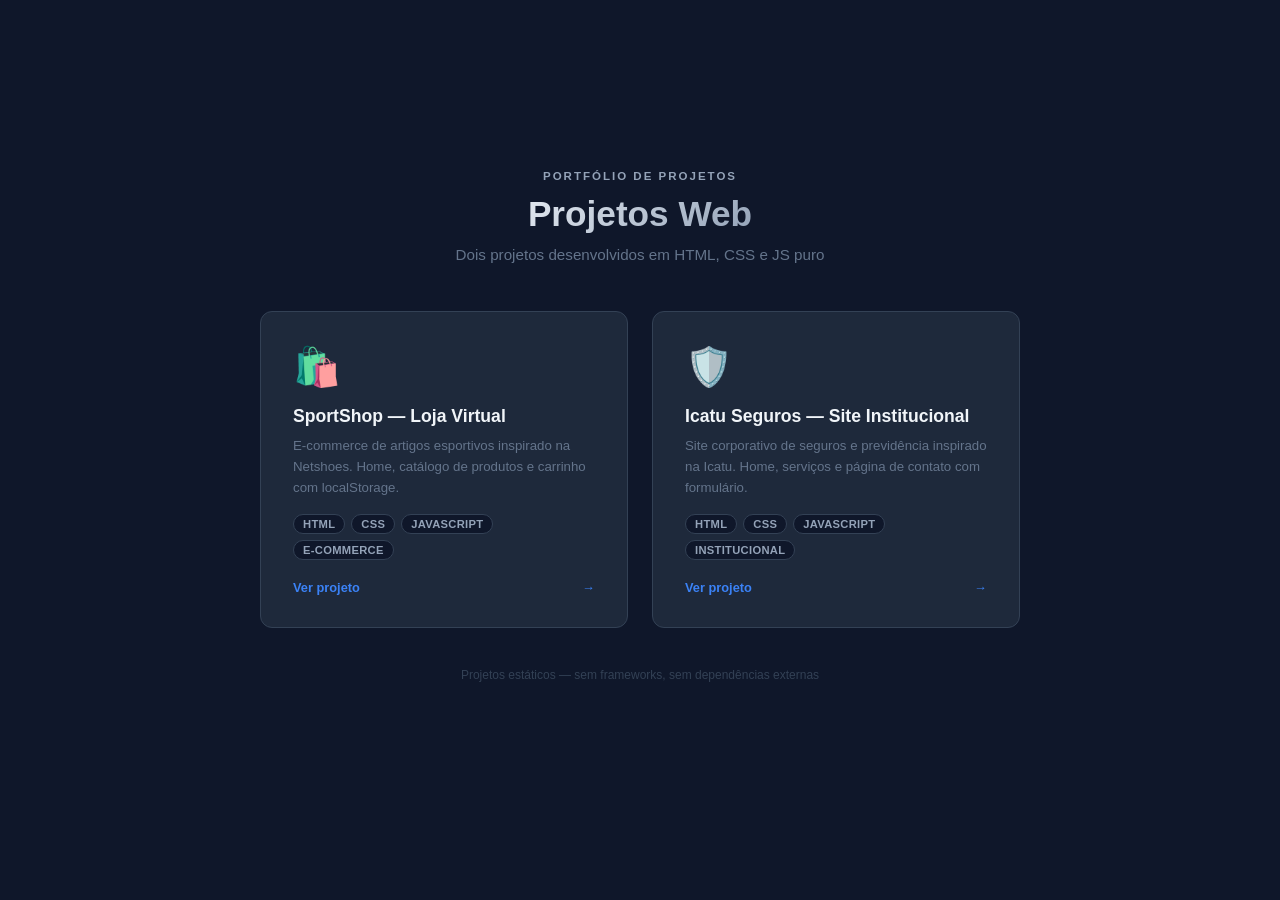
<file: index.html>
<!DOCTYPE html>
<html lang="pt-BR">
<head>
  <meta charset="UTF-8">
  <meta name="viewport" content="width=device-width, initial-scale=1.0">
  <title>Projetos — Portfólio</title>
  <style>
    *, *::before, *::after { box-sizing: border-box; margin: 0; padding: 0; }
    body {
      font-family: 'Segoe UI', Arial, sans-serif;
      background: #0f172a;
      color: #e2e8f0;
      min-height: 100vh;
      display: flex;
      flex-direction: column;
      align-items: center;
      justify-content: center;
      padding: 40px 20px;
    }
    .tag {
      font-size: 0.72rem;
      font-weight: 700;
      text-transform: uppercase;
      letter-spacing: 2px;
      color: #94a3b8;
      margin-bottom: 12px;
    }
    h1 {
      font-size: 2.2rem;
      font-weight: 900;
      text-align: center;
      margin-bottom: 12px;
      background: linear-gradient(135deg, #e2e8f0, #94a3b8);
      -webkit-background-clip: text;
      -webkit-text-fill-color: transparent;
    }
    p {
      color: #64748b;
      font-size: 0.95rem;
      text-align: center;
      margin-bottom: 48px;
    }
    .grid {
      display: grid;
      grid-template-columns: repeat(2, 1fr);
      gap: 24px;
      max-width: 760px;
      width: 100%;
    }
    .card {
      background: #1e293b;
      border: 1px solid #334155;
      border-radius: 12px;
      padding: 32px;
      text-decoration: none;
      transition: border-color 0.2s, transform 0.2s, box-shadow 0.2s;
    }
    .card:hover {
      border-color: #3b82f6;
      transform: translateY(-3px);
      box-shadow: 0 8px 32px rgba(0,0,0,0.3);
    }
    .card-icon { font-size: 2.4rem; margin-bottom: 16px; }
    .card-title {
      font-size: 1.1rem;
      font-weight: 800;
      color: #f1f5f9;
      margin-bottom: 8px;
    }
    .card-desc {
      font-size: 0.83rem;
      color: #64748b;
      line-height: 1.6;
      margin-bottom: 16px;
    }
    .card-tags { display: flex; flex-wrap: wrap; gap: 6px; }
    .card-tag {
      font-size: 0.7rem;
      font-weight: 700;
      padding: 3px 9px;
      border-radius: 20px;
      background: #0f172a;
      border: 1px solid #334155;
      color: #94a3b8;
      text-transform: uppercase;
      letter-spacing: 0.3px;
    }
    .card-arrow {
      display: flex;
      align-items: center;
      justify-content: space-between;
      margin-top: 20px;
      font-size: 0.8rem;
      font-weight: 600;
      color: #3b82f6;
    }
    .footer-note {
      margin-top: 40px;
      font-size: 0.75rem;
      color: #334155;
    }
    @media (max-width: 600px) {
      .grid { grid-template-columns: 1fr; }
      h1 { font-size: 1.6rem; }
    }
  </style>
</head>
<body>
  <p class="tag">Portfólio de Projetos</p>
  <h1>Projetos Web</h1>
  <p>Dois projetos desenvolvidos em HTML, CSS e JS puro</p>

  <div class="grid">
    <a href="https://loja.renanbarmell.com.br" target="_blank" class="card">
      <div class="card-icon">🛍️</div>
      <div class="card-title">SportShop — Loja Virtual</div>
      <div class="card-desc">E-commerce de artigos esportivos inspirado na Netshoes. Home, catálogo de produtos e carrinho com localStorage.</div>
      <div class="card-tags">
        <span class="card-tag">HTML</span>
        <span class="card-tag">CSS</span>
        <span class="card-tag">JavaScript</span>
        <span class="card-tag">E-commerce</span>
      </div>
      <div class="card-arrow">
        <span>Ver projeto</span>
        <span>→</span>
      </div>
    </a>

    <a href="https://icatu.renanbarmell.com.br" target="_blank" class="card">
      <div class="card-icon">🛡️</div>
      <div class="card-title">Icatu Seguros — Site Institucional</div>
      <div class="card-desc">Site corporativo de seguros e previdência inspirado na Icatu. Home, serviços e página de contato com formulário.</div>
      <div class="card-tags">
        <span class="card-tag">HTML</span>
        <span class="card-tag">CSS</span>
        <span class="card-tag">JavaScript</span>
        <span class="card-tag">Institucional</span>
      </div>
      <div class="card-arrow">
        <span>Ver projeto</span>
        <span>→</span>
      </div>
    </a>
  </div>

  <p class="footer-note">Projetos estáticos — sem frameworks, sem dependências externas</p>
</body>
</html>
</file>
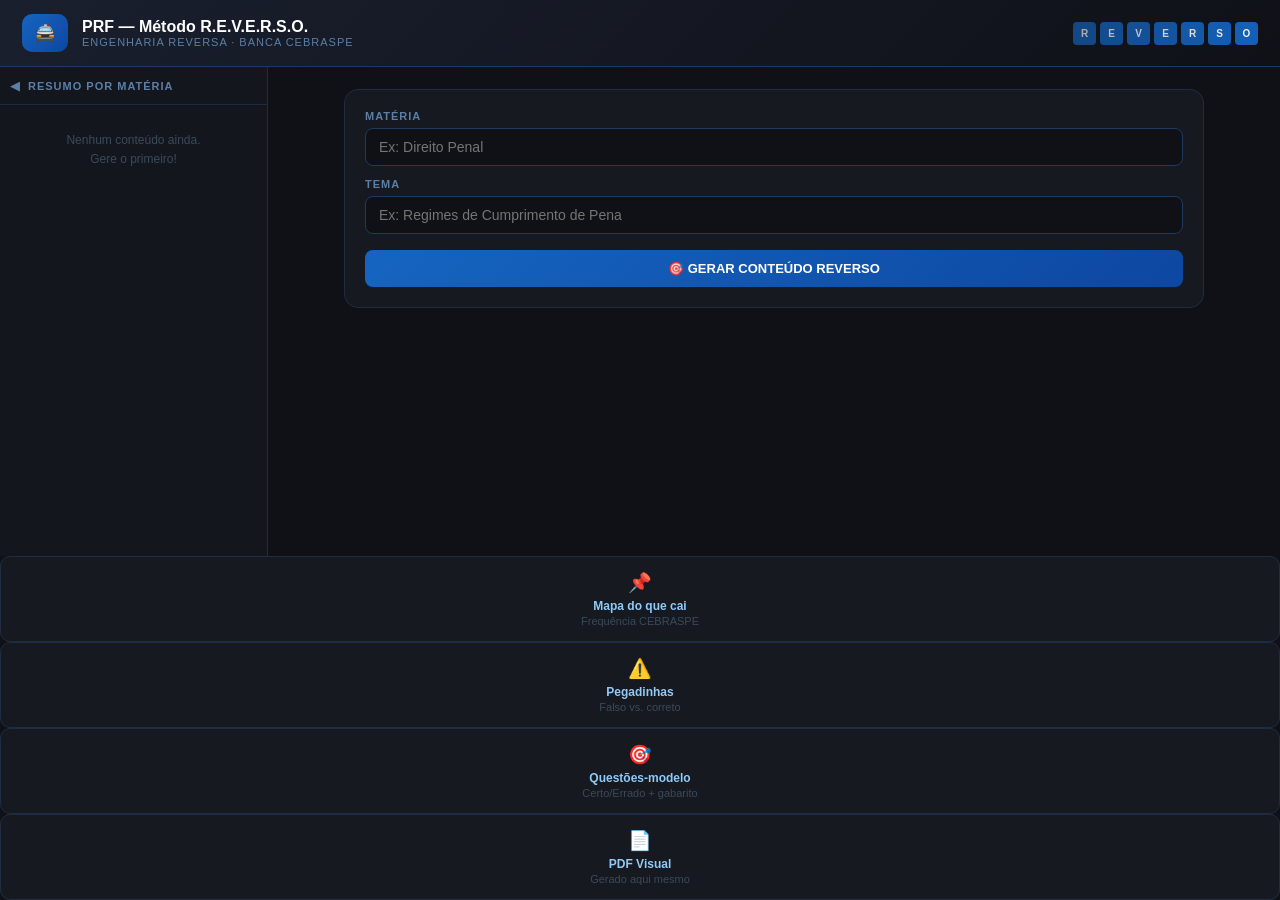
<file: estudoprf/index.html>
<!DOCTYPE html>
<html lang="pt-BR">
<head>
<meta charset="UTF-8"/>
<meta name="viewport" content="width=device-width, initial-scale=1.0"/>
<title>PRF — R.E.V.E.R.S.O.</title>
<style>
*{box-sizing:border-box;margin:0;padding:0}
body{font-family:Inter,Segoe UI,sans-serif;background:#0f1117;color:#e8e8e8;display:flex;flex-direction:column;height:100vh;overflow:hidden}

/* HEADER */
#header{background:linear-gradient(135deg,#1a1f2e,#0f1117);border-bottom:1px solid #1e3a5f;padding:14px 22px;display:flex;align-items:center;gap:14px;flex-shrink:0}
#logo{background:linear-gradient(135deg,#1565C0,#0D47A1);border-radius:10px;padding:8px 12px;font-size:18px}
#header-title{font-weight:800;font-size:16px;color:#fff}
#header-sub{font-size:11px;color:#5b7fa6;letter-spacing:1px}
#badges{margin-left:auto;display:flex;gap:4px}
.bl{width:23px;height:23px;background:#1565C0;border-radius:4px;display:flex;align-items:center;justify-content:center;font-weight:800;font-size:10px;color:#fff}

/* LAYOUT */
#layout{display:flex;flex:1;overflow:hidden}

/* SIDE */
#side{background:#13161d;border-right:1px solid #1e2d42;display:flex;flex-direction:column;flex-shrink:0;transition:width .18s ease;overflow:hidden;width:268px}
#side.collapsed{width:46px}
#side-toggle{display:flex;align-items:center;padding:11px 10px;border-bottom:1px solid #1e2d42;gap:8px;cursor:pointer;user-select:none;flex-shrink:0}
#sti{font-size:13px;color:#5b7fa6}
#stl{font-size:11px;font-weight:700;color:#5b7fa6;letter-spacing:1px;white-space:nowrap}
#side-list{flex:1;overflow-y:auto;padding:6px 4px}
#side-empty{padding:20px 10px;font-size:12px;color:#3a4a5a;text-align:center;line-height:1.6}
.grupo{margin-bottom:4px}
.gh{display:flex;align-items:center;gap:7px;padding:8px;border-radius:7px;cursor:pointer;user-select:none;border-left:3px solid transparent}
.gdot{width:7px;height:7px;border-radius:50%;flex-shrink:0}
.glabel{font-size:11px;font-weight:700;flex:1;white-space:nowrap;overflow:hidden;text-overflow:ellipsis}
.gcnt{font-size:10px;margin-right:2px}
.garr{font-size:10px}
.gtemas{padding-left:10px;margin-top:2px;display:none}
.gtemas.open{display:block}
.titem{position:relative;padding:7px 28px 7px 10px;border-radius:6px;margin-bottom:2px;cursor:pointer;border-left:2px solid #1e2d42;transition:background .1s}
.titem:hover{background:rgba(255,255,255,0.04)}
.tnome{font-size:12px;color:#cdd8e3;white-space:nowrap;overflow:hidden;text-overflow:ellipsis}
.titem.ativo .tnome{color:#fff;font-weight:700}
.tdel{position:absolute;top:50%;right:6px;transform:translateY(-50%);background:transparent;border:none;color:#3a4a5a;font-size:12px;cursor:pointer;padding:2px;line-height:1}
.tdel:hover{color:#e53935}

/* MAIN */
#main{flex:1;overflow-y:auto;padding:22px}
#inner{max-width:860px;margin:0 auto}

/* SEPARADOR */
.sep{display:flex;align-items:center;gap:12px;margin:0 0 20px}
.sep-line{flex:1;height:1px;background:linear-gradient(90deg,transparent,#1e3a5f,transparent)}
.sep-badge{font-size:11px;font-weight:700;color:#5b7fa6;letter-spacing:1px;white-space:nowrap;padding:4px 12px;border:1px solid #1e3a5f;border-radius:20px;background:#13161d}

/* FORM */
#form-card{background:#16191f;border:1px solid #1e2d42;border-radius:14px;padding:20px;margin-bottom:20px}
.field{margin-bottom:12px}
label{display:block;font-size:11px;font-weight:700;color:#5b7fa6;letter-spacing:1px;margin-bottom:6px}
input[type=text]{width:100%;padding:10px 13px;background:#0f1117;border:1px solid #1e3a5f;border-radius:8px;color:#e8e8e8;font-size:14px;outline:none;font-family:inherit}
input[type=text]:focus{border-color:#1565C0}
#btn-row{display:flex;gap:9px;flex-wrap:wrap;margin-top:16px}
.btn-p{flex:1;padding:11px 0;background:linear-gradient(135deg,#1565C0,#0D47A1);border:none;border-radius:8px;color:#fff;font-weight:700;font-size:13px;cursor:pointer;min-width:160px;transition:opacity .2s}
.btn-p:disabled{opacity:.45;cursor:not-allowed}
.btn-s{padding:11px 16px;background:#1e2d42;border:1px solid #1e3a5f;border-radius:8px;color:#fff;font-weight:600;font-size:12px;cursor:pointer}
.btn-s:hover{background:#243552}
.btn-s.green{background:#1b5e20;border-color:#2e7d32}
.btn-s.muted{color:#5b7fa6}
#error-box{color:#e53935;font-size:13px;margin-top:12px;padding:8px 11px;background:#1a0a0a;border-radius:6px;border:1px solid #5a1a1a;display:none}

/* LOADING ANIMADO */
#loading-wrap{display:none;background:#16191f;border:1px solid #1e2d42;border-radius:14px;padding:40px 20px;text-align:center;margin-bottom:0}
.spinner{width:44px;height:44px;border:3px solid #1e3a5f;border-top-color:#1565C0;border-radius:50%;animation:spin .8s linear infinite;margin:0 auto 16px}
@keyframes spin{to{transform:rotate(360deg)}}
.loading-dots{display:inline-flex;gap:6px;margin-top:8px}
.dot{width:7px;height:7px;border-radius:50%;background:#1565C0;animation:pulse 1.2s ease-in-out infinite}
.dot:nth-child(2){animation-delay:.2s}
.dot:nth-child(3){animation-delay:.4s}
@keyframes pulse{0%,80%,100%{opacity:.2;transform:scale(.8)}40%{opacity:1;transform:scale(1)}}
#loading-label{font-size:13px;color:#5b7fa6;margin-bottom:10px}
#loading-steps{font-size:11px;color:#3a4a5a;margin-top:12px;min-height:16px;transition:opacity .3s}

/* PDF LOADING */
#pdf-loading{display:none;background:#16191f;border:1px solid #1e2d42;border-radius:14px;padding:32px 20px;text-align:center;margin-top:16px}
.pdf-spinner{width:36px;height:36px;border:3px solid #1e2d42;border-top-color:#C62828;border-radius:50%;animation:spin .8s linear infinite;margin:0 auto 12px}
#pdf-status{font-size:13px;color:#5b7fa6}

/* ANKI LOADING */
#anki-loading{display:none;background:#16191f;border:1px solid #2d3a1e;border-radius:14px;padding:32px 20px;text-align:center;margin-top:16px}
.anki-spinner{width:36px;height:36px;border:3px solid #1e2d42;border-top-color:#43A047;border-radius:50%;animation:spin .8s linear infinite;margin:0 auto 12px}
#anki-status{font-size:13px;color:#5b7fa6}

/* ANKI MODAL */
#anki-modal{display:none;position:fixed;inset:0;background:rgba(0,0,0,0.7);z-index:100;align-items:center;justify-content:center}
#anki-modal.open{display:flex}
#anki-box{background:#16191f;border:1px solid #2a3a2a;border-radius:16px;width:90%;max-width:780px;max-height:85vh;display:flex;flex-direction:column;overflow:hidden}
#anki-box-header{background:#0f1117;border-bottom:1px solid #1e2d42;padding:14px 20px;display:flex;align-items:center;justify-content:space-between}
#anki-box-title{font-weight:800;font-size:15px;color:#fff}
#anki-box-sub{font-size:11px;color:#5b7fa6;margin-top:2px}
#anki-close{background:transparent;border:none;color:#5b7fa6;font-size:18px;cursor:pointer;padding:4px}
#anki-close:hover{color:#fff}
#anki-box-body{flex:1;overflow-y:auto;padding:16px}
#anki-table-wrap{overflow-x:auto}
#anki-table{width:100%;border-collapse:collapse;font-size:12px}
#anki-table th{background:#0f1117;color:#5b7fa6;font-size:10px;font-weight:700;letter-spacing:1px;padding:8px 10px;text-align:left;border-bottom:1px solid #1e2d42;white-space:nowrap}
#anki-table td{padding:8px 10px;border-bottom:1px solid #1a1f2e;color:#cdd8e3;vertical-align:top;line-height:1.5}
#anki-table tr:hover td{background:rgba(255,255,255,0.02)}
#anki-table td:nth-child(3){color:#90CAF9;font-weight:500}
#anki-table td:nth-child(4){color:#a5d6a7}
.tag-chip{display:inline-block;background:#1e2d42;border-radius:4px;padding:1px 6px;font-size:10px;color:#90CAF9;margin:1px}
#anki-box-footer{border-top:1px solid #1e2d42;padding:14px 20px;display:flex;gap:10px;justify-content:flex-end}
.btn-anki-dl{padding:10px 20px;background:linear-gradient(135deg,#2E7D32,#1B5E20);border:none;border-radius:8px;color:#fff;font-weight:700;font-size:13px;cursor:pointer}
.btn-anki-cl{padding:10px 16px;background:#1e2d42;border:1px solid #1e3a5f;border-radius:8px;color:#fff;font-weight:600;font-size:12px;cursor:pointer}

/* OUTPUT */
#output-card{background:#0f1117;border:1px solid #1e2d42;border-radius:14px;overflow:hidden;display:none}
#output-header{background:#16191f;border-bottom:1px solid #1e2d42;padding:12px 20px;display:flex;align-items:center;gap:10px}
#odot{width:10px;height:10px;border-radius:50%;flex-shrink:0}
#omateria{font-weight:800;font-size:15px;color:#fff}
#otema{font-size:12px;color:#5b7fa6;margin-top:1px}
#otema span{color:#90CAF9}
#output-body{padding:16px;display:flex;flex-direction:column;gap:12px}

/* CARDS POR CATEGORIA */
.sec-card{border-radius:12px;overflow:hidden;border:1px solid}
.sec-card-head{display:flex;align-items:center;gap:10px;padding:10px 14px}
.sec-card-badge{width:28px;height:28px;border-radius:8px;display:flex;align-items:center;justify-content:center;font-size:14px;flex-shrink:0}
.sec-card-title{font-weight:800;font-size:13px;letter-spacing:0.3px}
.sec-card-body{padding:12px 16px 14px}
.sec-card-body p{margin:4px 0;font-size:13px;line-height:1.75;color:#cdd8e3}
.sec-card-body ul{margin:6px 0 10px 0;padding-left:18px}
.sec-card-body li{font-size:13px;line-height:1.75;color:#cdd8e3;margin-bottom:5px}
.sec-card-body strong{color:#fff;font-weight:700}
.sec-card-body code{background:rgba(0,0,0,0.3);padding:1px 5px;border-radius:4px;font-size:12px}
.sec-card-body h3{font-size:12px;font-weight:700;margin:12px 0 5px;padding:4px 8px;border-radius:4px;color:#fff}
/* cores por seção */
.sec-mapa   {background:#0d1b2a;border-color:#1565C0} .sec-mapa   .sec-card-head{background:#1565C020} .sec-mapa   .sec-card-title{color:#90CAF9} .sec-mapa   .sec-card-badge{background:#1565C030}
.sec-pontos {background:#1a0d00;border-color:#E65100} .sec-pontos .sec-card-head{background:#E6510020} .sec-pontos .sec-card-title{color:#FFAB76} .sec-pontos .sec-card-badge{background:#E6510030}
.sec-conteudo{background:#0d1a0d;border-color:#2E7D32} .sec-conteudo .sec-card-head{background:#2E7D3220} .sec-conteudo .sec-card-title{color:#a5d6a7} .sec-conteudo .sec-card-badge{background:#2E7D3230}
.sec-conteudo .sec-card-body h3{background:#2E7D3220;color:#a5d6a7}
.sec-pegadinhas{background:#1a0d0d;border-color:#C62828} .sec-pegadinhas .sec-card-head{background:#C6282820} .sec-pegadinhas .sec-card-title{color:#ef9a9a} .sec-pegadinhas .sec-card-badge{background:#C6282830}
.sec-lei    {background:#1a150d;border-color:#F5B400} .sec-lei    .sec-card-head{background:#F5B40020} .sec-lei    .sec-card-title{color:#FFE082} .sec-lei    .sec-card-badge{background:#F5B40030}
.sec-questoes{background:#0d0d1a;border-color:#6A1B9A} .sec-questoes .sec-card-head{background:#6A1B9A20} .sec-questoes .sec-card-title{color:#CE93D8} .sec-questoes .sec-card-badge{background:#6A1B9A30}
.sec-mnemo  {background:#0d1a1a;border-color:#00838F} .sec-mnemo  .sec-card-head{background:#00838F20} .sec-mnemo  .sec-card-title{color:#80DEEA} .sec-mnemo  .sec-card-badge{background:#00838F30}

/* EMPTY */
#empty-state{display:grid;grid-template-columns:repeat(4,1fr);gap:10px}
.fc{background:#16191f;border:1px solid #1e2d42;border-radius:10px;padding:14px;text-align:center}
.fi{font-size:19px;margin-bottom:5px}
.ft{font-weight:700;font-size:12px;color:#90CAF9}
.fd{font-size:11px;color:#3a4a5a;margin-top:2px}

::-webkit-scrollbar{width:5px}
::-webkit-scrollbar-track{background:#0f1117}
::-webkit-scrollbar-thumb{background:#1e3a5f;border-radius:4px}
</style>
</head>
<body>

<div id="header">
  <div id="logo">🚔</div>
  <div><div id="header-title">PRF — Método R.E.V.E.R.S.O.</div><div id="header-sub">ENGENHARIA REVERSA · BANCA CEBRASPE</div></div>
  <div id="badges"></div>
</div>

<div id="layout">
  <div id="side">
    <div id="side-toggle"><div id="sti">◀</div><span id="stl">RESUMO POR MATÉRIA</span></div>
    <div id="side-list"><div id="side-empty">Nenhum conteúdo ainda.<br>Gere o primeiro!</div></div>
  </div>

  <div id="main"><div id="inner">

    <div id="form-card">
      <div class="field"><label>MATÉRIA</label><input type="text" id="inp-mat" list="mat-list" placeholder="Ex: Direito Penal" autocomplete="off"/><datalist id="mat-list"></datalist></div>
      <div class="field"><label>TEMA</label><input type="text" id="inp-tema" placeholder="Ex: Regimes de Cumprimento de Pena"/></div>
      <div id="btn-row">
        <button class="btn-p" id="btn-gerar">🎯 GERAR CONTEÚDO REVERSO</button>
        <button class="btn-s" id="btn-pdf" style="display:none">📄 GERAR PDF VISUAL</button>
        <button class="btn-s" id="btn-anki" style="display:none;background:#1e2d1e;border-color:#2a3a2a;color:#a5d6a7">🃏 GERAR CARDS ANKI</button>
        <button class="btn-s" id="btn-cop" style="display:none">📋 Copiar</button>
        <button class="btn-s muted" id="btn-lmp" style="display:none">🗑</button>
      </div>
      <div id="error-box"></div>
    </div>

    <!-- LOADING ANIMADO -->
    <div id="loading-wrap">
      <div class="spinner"></div>
      <div id="loading-label">Analisando provas CEBRASPE...</div>
      <div class="loading-dots"><div class="dot"></div><div class="dot"></div><div class="dot"></div></div>
      <div id="loading-steps"></div>
    </div>

    <!-- SEPARADOR -->
    <div class="sep" id="sep" style="display:none">
      <div class="sep-line"></div><div class="sep-badge" id="sep-label">CONTEÚDO</div><div class="sep-line"></div>
    </div>

    <!-- OUTPUT -->
    <div id="output-card">
      <div id="output-header"><div id="odot"></div><div><div id="omateria"></div><div id="otema">Tema: <span id="otema-val"></span></div></div></div>
      <div id="output-body"></div>
    </div>

    <!-- PDF LOADING -->
    <div id="pdf-loading">
      <div class="pdf-spinner"></div>
      <div id="pdf-status">Gerando PDF visual...</div>
    </div>

    <!-- ANKI LOADING -->
    <div id="anki-loading">
      <div class="anki-spinner"></div>
      <div id="anki-status">Gerando flashcards Anki...</div>
    </div>

  </div></div>
</div>

<!-- ANKI MODAL -->
<div id="anki-modal">
  <div id="anki-box">
    <div id="anki-box-header">
      <div>
        <div id="anki-box-title">🃏 Flashcards Anki</div>
        <div id="anki-box-sub"></div>
      </div>
      <button id="anki-close">✕</button>
    </div>
    <div id="anki-box-body">
      <div id="anki-table-wrap">
        <table id="anki-table">
          <thead><tr><th>#</th><th>BARALHO</th><th>FRENTE</th><th>VERSO</th><th>TIPO</th><th>TAGS</th></tr></thead>
          <tbody id="anki-tbody"></tbody>
        </table>
      </div>
    </div>
    <div id="anki-box-footer">
      <button class="btn-anki-cl" id="anki-fechar">Fechar</button>
      <button class="btn-anki-dl" id="anki-baixar">⬇ Baixar CSV para Anki</button>
    </div>
  </div>
</div>
      <div class="fc"><div class="fi">📌</div><div class="ft">Mapa do que cai</div><div class="fd">Frequência CEBRASPE</div></div>
      <div class="fc"><div class="fi">⚠️</div><div class="ft">Pegadinhas</div><div class="fd">Falso vs. correto</div></div>
      <div class="fc"><div class="fi">🎯</div><div class="ft">Questões-modelo</div><div class="fd">Certo/Errado + gabarito</div></div>
      <div class="fc"><div class="fi">📄</div><div class="ft">PDF Visual</div><div class="fd">Gerado aqui mesmo</div></div>
    </div>

  </div></div>
</div>

<script>
const MATERIAS = ["Português","Direito Constitucional","Direito Administrativo","Direito Penal","Direito Processual Penal","Legislação de Trânsito (CTB)","Direitos Humanos","Legislação Especial","Raciocínio Lógico","Informática","Inglês","Geografia do Brasil"];
const COR = {"Português":"#43A047","Direito Constitucional":"#1565C0","Direito Administrativo":"#6A1B9A","Direito Penal":"#C62828","Direito Processual Penal":"#E65100","Legislação de Trânsito (CTB)":"#00838F","Direitos Humanos":"#AD1457","Legislação Especial":"#558B2F","Raciocínio Lógico":"#4527A0","Informática":"#00695C","Inglês":"#F57F17","Geografia do Brasil":"#2E7D32"};
const cor = m => COR[m] || "#1565C0";

const SYSTEM = `Você é um professor especialista em concursos públicos, foco total na banca CEBRASPE/CESPE para o concurso da PRF. Método R.E.V.E.R.S.O. — engenharia reversa pela banca.

PADRÃO DE QUALIDADE OBRIGATÓRIO:
- Cada artigo de lei citado DEVE ter: (1) texto literal, (2) o que significa em linguagem simples, (3) como a CEBRASPE já cobrou isso em prova, (4) o erro clássico que os candidatos cometem
- Cada conceito DEVE ter exemplo prático concreto, não apenas definição abstrata
- Seja EXTENSO e DETALHADO — o candidato precisa estudar só por este material
- Complete TODAS as seções sem interromper
- Mínimo de 5 pegadinhas clássicas
- Mínimo de 3 questões-modelo
- Mínimo de 5 técnicas de memorização diferentes e criativas

ESTRUTURA OBRIGATÓRIA:

## 📌 MAPA DO QUE CAI (CEBRASPE)
Liste os sub-tópicos mais cobrados com % de frequência aproximada. Para cada um, explique EM UMA LINHA por que a banca gosta desse ponto.

## 🔥 PONTOS CRÍTICOS
Para cada ponto crítico: explique o conceito, mostre a distinção que a banca explora e dê um exemplo de como isso aparece na prova. Formato:
**[Nome do ponto]:** [explicação completa do conceito] — A banca cobra isso confundindo com [X]. Exemplo real: "[como aparece na questão]".

## 📚 CONTEÚDO ESSENCIAL
Organize em blocos temáticos numerados. Para cada bloco:
### [Número]. [Nome do bloco]
- **O que é:** definição direta e completa
- **O que importa para a prova:** os detalhes específicos que caem
- **Distinções-chave:** diferenças que a banca explora
- **Exemplo prático:** situação real que ilustra o conceito
- **Cuidado:** erro comum dos candidatos neste ponto

## ⚠️ PEGADINHAS CLÁSSICAS
Mínimo 5 pegadinhas. Para cada uma:
❌ FALSO: "[afirmação errada exatamente como a banca escreve]"
✅ CORRETO: "[como é de fato, com explicação do porquê]"
💡 DICA: [como identificar essa pegadinha rapidamente]

## 📝 LEI SECA — ARTIGOS QUE CAEM DECORADOS
Para cada artigo:
**Art. X** — "[texto literal completo]"
📖 **Significa:** [explicação em linguagem simples]
🎯 **Como a banca cobra:** [exemplo de questão ou afirmação típica]
⚠️ **Não confunda:** [erro clássico relacionado a este artigo]

## 🎯 QUESTÕES-MODELO CEBRASPE
Mínimo 3 questões no estilo exato da banca:
**(  )** [afirmação completa como aparece na prova]
**Gabarito:** [CERTO/ERRADO]
**Justificativa:** [explicação completa do porquê, citando o dispositivo legal]
**Dica de resolução:** [como chegar na resposta rapidamente]

## 🧠 MNEMÔNICOS E DICAS PARA DECORAR
Mínimo 5 técnicas CRIATIVAS e específicas para ESTE conteúdo:
1. **Acrônimo/Sigla:** [crie uma sigla com as iniciais dos conceitos principais]
2. **Frase-gatilho:** [frase que resume a regra principal e é fácil de lembrar]
3. **História/Associação absurda:** [crie uma história bizarra que ancora os conceitos na memória]
4. **Regras "se...então":** [transforme as regras em condicionais simples]
5. **Analogia do cotidiano:** [compare com algo do dia a dia]
6. **Música/Rima:** [crie uma rima ou adaptação de música conhecida]
7. **Mapa mental resumido:** [descreva como organizar visualmente o conteúdo]`;

const SYSTEM_PDF = `Você é um especialista em Python/reportlab. Gere um script Python COMPLETO e executável que cria um PDF de estudo estilo infográfico de concurso (como @neuronappoficial).

REQUISITOS TÉCNICOS:
- from reportlab.lib.pagesizes import A4, landscape; pagesize = landscape(A4)
- Cores fixas: verde #2F9E44/fundo #EBFBEE, vermelho #E03131/fundo #FFF5F5, azul #1971C2/fundo #E7F5FF, amarelo #F5B400/fundo #FFF9DB, navy #12233F
- Grade de cards numerados (badge circular + ícone vetorial + título + bullets em negrito+cor)
- Cards de comparação com colunas ✗/✓ para pegadinhas
- Faixa GRAVA: no rodapé
- Página de post-its recortáveis (grid 4x3, rotação leve, sombra, borda tracejada)
- Ícones vetoriais com primitivas reportlab (não emojis)
- calc_card_height() antes de desenhar qualquer grade
- Salvar em: OUTPUT_PATH (variável definida no início do script)
- Finalizar com canvas.save()

RETORNE APENAS o código Python puro, sem markdown, sem explicações, sem blocos de código.`;

// Estado
let historico=[], activeId=null, expanded={}, sideOpen=true;
let conteudoAtual="", materiaAtual="", temaAtual="";

// Init
const dl = document.getElementById("mat-list");
MATERIAS.forEach(m=>{const o=document.createElement("option");o.value=m;dl.appendChild(o);});
"REVERSO".split("").forEach((l,i)=>{const d=document.createElement("div");d.className="bl";d.style.opacity=0.65+i*0.05;d.textContent=l;document.getElementById("badges").appendChild(d);});

// Refs
const inpMat   = document.getElementById("inp-mat");
const inpTema  = document.getElementById("inp-tema");
const btnGerar = document.getElementById("btn-gerar");
const btnPDF   = document.getElementById("btn-pdf");
const btnCop   = document.getElementById("btn-cop");
const btnLmp   = document.getElementById("btn-lmp");
const errBox   = document.getElementById("error-box");
const loadWrap = document.getElementById("loading-wrap");
const loadLbl  = document.getElementById("loading-label");
const loadStep = document.getElementById("loading-steps");
const sepEl    = document.getElementById("sep");
const sepLbl   = document.getElementById("sep-label");
const outCard  = document.getElementById("output-card");
const outBody  = document.getElementById("output-body");
const emptyEl  = document.getElementById("empty-state");
const pdfLoad  = document.getElementById("pdf-loading");
const pdfStat  = document.getElementById("pdf-status");
const sideEl   = document.getElementById("side");
const sideList = document.getElementById("side-list");
const sideEmpty= document.getElementById("side-empty");

// Loading steps animation
const STEPS = ["Buscando questões da banca CEBRASPE...","Mapeando frequência por tópico...","Extraindo pegadinhas recorrentes...","Montando mnemônicos e macetes...","Finalizando conteúdo completo..."];
let stepIdx=0, stepTimer=null;
function startSteps(){stepIdx=0;loadStep.textContent=STEPS[0];stepTimer=setInterval(()=>{stepIdx=(stepIdx+1)%STEPS.length;loadStep.style.opacity=0;setTimeout(()=>{loadStep.textContent=STEPS[stepIdx];loadStep.style.opacity=1;},300);},2200);}
function stopSteps(){clearInterval(stepTimer);loadStep.textContent="";}

// Side toggle
document.getElementById("side-toggle").addEventListener("click",()=>{
  sideOpen=!sideOpen;
  sideEl.classList.toggle("collapsed",!sideOpen);
  document.getElementById("sti").textContent=sideOpen?"◀":"▶";
  document.getElementById("stl").style.display=sideOpen?"":"none";
});

// Mapeamento de seções → classes e ícones
const SEC_MAP = {
  'MAPA DO QUE CAI':        {cls:'sec-mapa',    icon:'📌', label:'MAPA DO QUE CAI (CEBRASPE)'},
  'PONTOS CRÍTICOS':        {cls:'sec-pontos',  icon:'🔥', label:'PONTOS CRÍTICOS'},
  'CONTEÚDO ESSENCIAL':     {cls:'sec-conteudo',icon:'📚', label:'CONTEÚDO ESSENCIAL'},
  'PEGADINHAS CLÁSSICAS':   {cls:'sec-pegadinhas',icon:'⚠️',label:'PEGADINHAS CLÁSSICAS'},
  'LEI SECA':               {cls:'sec-lei',     icon:'📝', label:'LEI SECA — ARTIGOS QUE CAEM'},
  'QUESTÕES-MODELO':        {cls:'sec-questoes',icon:'🎯', label:'QUESTÕES-MODELO CEBRASPE'},
  'MNEMÔNICOS':             {cls:'sec-mnemo',   icon:'🧠', label:'MNEMÔNICOS E DICAS PARA DECORAR'},
};

function getSec(title) {
  const t = title.toUpperCase();
  for (const [k,v] of Object.entries(SEC_MAP)) {
    if (t.includes(k)) return v;
  }
  return {cls:'sec-mapa', icon:'📋', label: title.replace(/^[^\w]+/,'').trim()};
}

function md2html(text) {
  if (!text) return "";
  // divide em seções pelo h2
  const sections = [];
  let cur = null;
  for (let line of text.split("\n")) {
    if (/^## /.test(line)) {
      if (cur) sections.push(cur);
      cur = { title: line.replace(/^## /,"").replace(/[^\w\s\(\)CRÍTICOS]/g," ").trim(), lines: [] };
    } else if (cur) {
      cur.lines.push(line);
    }
  }
  if (cur) sections.push(cur);

  let html = "";
  for (const sec of sections) {
    const s = getSec(sec.title);
    const body = renderLines(sec.lines);
    html += `
    <div class="sec-card ${s.cls}">
      <div class="sec-card-head">
        <div class="sec-card-badge">${s.icon}</div>
        <div class="sec-card-title">${s.label}</div>
      </div>
      <div class="sec-card-body">${body}</div>
    </div>`;
  }
  return html;
}

function renderLines(lines) {
  let html = "", inUl = false;
  for (let line of lines) {
    line = line
      .replace(/\*\*(.+?)\*\*/g, "<strong>$1</strong>")
      .replace(/`(.+?)`/g, "<code>$1</code>");
    if (/^### /.test(line)) {
      if (inUl) { html += "</ul>"; inUl = false; }
      html += `<h3>${line.replace(/^### /,"")}</h3>`;
    } else if (/^[-•❌✅💡⚠️📖🎯] /.test(line) || /^\(\s*\)/.test(line)) {
      if (!inUl) { html += "<ul>"; inUl = true; }
      html += `<li>${line.replace(/^[-•❌✅💡⚠️📖🎯] /,"")}</li>`;
    } else if (line.trim() === "") {
      if (inUl) { html += "</ul>"; inUl = false; }
    } else if (line.trim()) {
      if (inUl) { html += "</ul>"; inUl = false; }
      html += `<p>${line}</p>`;
    }
  }
  if (inUl) html += "</ul>";
  return html;
}

// Render side
function renderSide(){
  const ordem=[],mapa={};
  for(const item of historico){
    if(!mapa[item.materia]){mapa[item.materia]=[];ordem.push(item.materia);}
    mapa[item.materia].push(item);
  }
  sideEmpty.style.display=historico.length===0?"":"none";
  sideList.querySelectorAll(".grupo").forEach(el=>el.remove());
  ordem.forEach(mat=>{
    const c=cor(mat),itens=mapa[mat],aberto=!!expanded[mat];
    const g=document.createElement("div");g.className="grupo";
    const gh=document.createElement("div");gh.className="gh";
    gh.style.cssText=`background:${c}18;border-left-color:${c}`;
    gh.innerHTML=`<div class="gdot" style="background:${c}"></div><div class="glabel" style="color:${c}">${mat}</div><div class="gcnt" style="color:${c}99">${itens.length}</div><div class="garr" style="color:${c}99">${aberto?"▾":"▸"}</div>`;
    gh.addEventListener("click",()=>{expanded[mat]=!expanded[mat];renderSide();});
    g.appendChild(gh);
    const gt=document.createElement("div");gt.className="gtemas"+(aberto?" open":"");
    itens.forEach(item=>{
      const ativo=activeId===item.id;
      const ti=document.createElement("div");ti.className="titem"+(ativo?" ativo":"");
      if(ativo){ti.style.background=`${c}22`;ti.style.borderLeftColor=c;}
      ti.innerHTML=`<div class="tnome">${item.tema}</div><button class="tdel">✕</button>`;
      ti.addEventListener("click",()=>carregarItem(item));
      ti.querySelector(".tdel").addEventListener("click",e=>{e.stopPropagation();removerItem(item.id);});
      gt.appendChild(ti);
    });
    g.appendChild(gt);sideList.appendChild(g);
  });
}

function mostrarOutput(){
  emptyEl.style.display="none";loadWrap.style.display="none";
  sepEl.style.display="flex";outCard.style.display="block";
  btnPDF.style.display="";btnCop.style.display="";btnLmp.style.display="";btnAnki.style.display="";
  sepLbl.textContent=materiaAtual.toUpperCase();
  const c=cor(materiaAtual);
  document.getElementById("odot").style.background=c;
  document.getElementById("omateria").textContent=materiaAtual;
  document.getElementById("otema-val").textContent=temaAtual;
  outBody.innerHTML=md2html(conteudoAtual);
}

function carregarItem(item){inpMat.value=item.materia;inpTema.value=item.tema;conteudoAtual=item.conteudo;materiaAtual=item.materia;temaAtual=item.tema;activeId=item.id;mostrarOutput();renderSide();}

function removerItem(id){historico=historico.filter(i=>i.id!==id);if(activeId===id){activeId=null;conteudoAtual="";limpar();}renderSide();}

function limpar(){
  inpMat.value="";inpTema.value="";conteudoAtual="";materiaAtual="";temaAtual="";activeId=null;
  outCard.style.display="none";loadWrap.style.display="none";pdfLoad.style.display="none";ankiLoad.style.display="none";
  sepEl.style.display="none";emptyEl.style.display="grid";
  btnPDF.style.display="none";btnCop.style.display="none";btnLmp.style.display="none";btnAnki.style.display="none";
  errBox.style.display="none";renderSide();
}

// GERAR CONTEÚDO
btnGerar.addEventListener("click",async()=>{
  const mat=inpMat.value.trim(),tem=inpTema.value.trim();
  if(!mat||!tem){errBox.textContent="⚠️ Preencha matéria e tema.";errBox.style.display="block";return;}
  errBox.style.display="none";
  outCard.style.display="none";sepEl.style.display="none";emptyEl.style.display="none";pdfLoad.style.display="none";
  loadWrap.style.display="block";loadLbl.textContent="Analisando provas CEBRASPE...";startSteps();
  btnGerar.disabled=true;btnGerar.textContent="⏳ Gerando...";
  try{
    const res=await fetch("/api/claude",{method:"POST",headers:{"Content-Type":"application/json"},body:JSON.stringify({model:"claude-sonnet-4-6",max_tokens:8000,system:SYSTEM,messages:[{role:"user",content:`Matéria: ${mat}\nTema: ${tem}\n\nGere o conteúdo COMPLETO com todas as seções.`}]})});
    const data=await res.json();
    if(data.error) throw new Error(data.error.message);
    const texto=data.content?.map(b=>b.text||"").join("")||"";
    const id=Date.now();
    conteudoAtual=texto;materiaAtual=mat;temaAtual=tem;activeId=id;
    historico.unshift({id,materia:mat,tema:tem,conteudo:texto});
    expanded[mat]=true;
    stopSteps();mostrarOutput();renderSide();
  }catch(e){
    stopSteps();loadWrap.style.display="none";emptyEl.style.display="grid";
    errBox.textContent="Erro: "+(e.message||"Tente novamente.");errBox.style.display="block";
  }finally{
    btnGerar.disabled=false;btnGerar.textContent="🎯 GERAR CONTEÚDO REVERSO";
  }
});

// GERAR PDF — via API diretamente no artefato
btnPDF.addEventListener("click",async()=>{
  if(!conteudoAtual) return;
  btnPDF.disabled=true;btnPDF.textContent="⏳ Gerando PDF...";
  pdfLoad.style.display="block";pdfStat.textContent="Montando estrutura do PDF...";

  const slug=temaAtual.toLowerCase().replace(/[^a-z0-9]+/g,"-").slice(0,40);

  try{
    // 1. Pede o script Python para a API
    pdfStat.textContent="Gerando script do infográfico...";
    const r1=await fetch("/api/claude",{method:"POST",headers:{"Content-Type":"application/json"},body:JSON.stringify({model:"claude-sonnet-4-6",max_tokens:8000,system:SYSTEM_PDF,messages:[{role:"user",content:`Matéria: ${materiaAtual}\nTema: ${temaAtual}\nNome do arquivo: mapa-${slug}.pdf\nConteúdo:\n${conteudoAtual}`}]})});
    const d1=await r1.json();
    if(d1.error) throw new Error(d1.error.message);
    const script=d1.content?.map(b=>b.text||"").join("")||"";

    // 2. Envia ao chat via sendPrompt para Claude executar e devolver o PDF
    const msgChat=`[EXECUTAR_SCRIPT_PDF]\nFilename: mapa-${slug}\n\nScript:\n${script}`;
    if(typeof sendPrompt==="function"){
      sendPrompt(msgChat);
      pdfStat.textContent="✅ Script enviado! O PDF aparecerá no chat em instantes.";
      setTimeout(()=>{pdfLoad.style.display="none";},4000);
    } else {
      // fallback: baixa o script diretamente
      const blob=new Blob([script],{type:"text/plain"});
      const a=document.createElement("a");a.href=URL.createObjectURL(blob);
      a.download=`gerar-mapa-${slug}.py`;a.click();
      pdfStat.textContent="Script .py baixado — execute com python3 para gerar o PDF.";
      setTimeout(()=>{pdfLoad.style.display="none";},5000);
    }
  }catch(e){
    pdfStat.textContent="Erro: "+(e.message||"Tente novamente.");
    setTimeout(()=>{pdfLoad.style.display="none";},4000);
  }finally{
    btnPDF.disabled=false;btnPDF.textContent="📄 GERAR PDF VISUAL";
  }
});

const SYSTEM_ANKI = `Você é um especialista em criação de flashcards Anki para concursos públicos, com foco na banca CEBRASPE/PRF.

REGRAS:
- Gere entre 15 e 25 cards por tema
- Baseie-se nas questões reais já cobradas pela CEBRASPE
- Nunca repita frente ou verso
- Verifique lei seca em fontes oficiais (Planalto, STF, STJ) antes de usar texto literal
- Cubra: conceitos principais, pegadinhas da banca, lei seca, distinções, questões certo/errado

TIPOS DE CARD:
- Basic: conceito → definição
- Cloze: frase com lacuna {{c1::resposta}}
- Certo/Errado (Cebraspe): afirmação da banca → CERTO ou ERRADO + justificativa
- Basic (type in answer): pergunta direta → resposta curta

HIERARQUIA DE DECK: PRF::<Matéria>::<Assunto>

RETORNE APENAS um JSON válido, sem markdown, sem explicações, neste formato exato:
[
  {
    "baralho": "PRF::Direito Penal::Regimes de Pena",
    "tipo": "Basic",
    "frente": "Qual o regime inicial para pena superior a 8 anos?",
    "verso": "Regime fechado — cumprido em penitenciária.",
    "tags": ["regime-pena","fechado","art-33-cp"]
  }
]`;

// Estado Anki
let ankiCards = [];

// Refs Anki
const btnAnki    = document.getElementById("btn-anki");
const ankiLoad   = document.getElementById("anki-loading");
const ankiStat   = document.getElementById("anki-status");
const ankiModal  = document.getElementById("anki-modal");
const ankiTbody  = document.getElementById("anki-tbody");
const ankiBoxSub = document.getElementById("anki-box-sub");

// GERAR ANKI
btnAnki.addEventListener("click", async () => {
  if (!conteudoAtual) return;
  btnAnki.disabled = true; btnAnki.textContent = "⏳ Gerando cards...";
  ankiLoad.style.display = "block"; ankiStat.textContent = "Analisando conteúdo e criando flashcards...";

  try {
    const res = await fetch("/api/claude", {
      method: "POST", headers: { "Content-Type": "application/json" },
      body: JSON.stringify({
        model: "claude-sonnet-4-6", max_tokens: 8000,
        system: SYSTEM_ANKI,
        messages: [{ role: "user", content: `Matéria: ${materiaAtual}\nTema: ${temaAtual}\n\nConteúdo base:\n${conteudoAtual}\n\nGere os flashcards Anki em JSON.` }]
      })
    });
    const data = await res.json();
    if (data.error) throw new Error(data.error.message);
    let raw = data.content?.map(b => b.text || "").join("") || "";
    raw = raw.replace(/```json|```/g, "").trim();
    ankiCards = JSON.parse(raw);
    ankiLoad.style.display = "none";
    abrirModalAnki();
  } catch(e) {
    ankiStat.textContent = "Erro: " + (e.message || "Tente novamente.");
    setTimeout(() => { ankiLoad.style.display = "none"; }, 3000);
  } finally {
    btnAnki.disabled = false; btnAnki.textContent = "🃏 GERAR CARDS ANKI";
  }
});

function abrirModalAnki() {
  ankiBoxSub.textContent = `${materiaAtual} — ${temaAtual} · ${ankiCards.length} cards`;
  ankiTbody.innerHTML = "";
  ankiCards.forEach((c, i) => {
    const tr = document.createElement("tr");
    const tags = (c.tags || []).map(t => `<span class="tag-chip">${t}</span>`).join("");
    tr.innerHTML = `
      <td style="color:#5b7fa6;font-weight:700">${i+1}</td>
      <td style="font-size:11px;color:#5b7fa6">${c.baralho || ""}</td>
      <td>${escHtml(c.frente || "")}</td>
      <td>${escHtml(c.verso || "")}</td>
      <td><span style="font-size:11px;background:#1e2d42;padding:2px 7px;border-radius:4px;color:#90CAF9">${c.tipo || "Basic"}</span></td>
      <td>${tags}</td>`;
    ankiTbody.appendChild(tr);
  });
  ankiModal.classList.add("open");
}

function escHtml(t) { return t.replace(/&/g,"&amp;").replace(/</g,"&lt;").replace(/>/g,"&gt;"); }

document.getElementById("anki-close").addEventListener("click",  () => ankiModal.classList.remove("open"));
document.getElementById("anki-fechar").addEventListener("click", () => ankiModal.classList.remove("open"));
ankiModal.addEventListener("click", e => { if (e.target === ankiModal) ankiModal.classList.remove("open"); });

document.getElementById("anki-baixar").addEventListener("click", () => {
  const header = "Baralho\tTipo\tFrente\tVerso\tTags";
  const rows = ankiCards.map(c =>
    [c.baralho, c.tipo, c.frente, c.verso, (c.tags||[]).join(" ")].map(v => `"${(v||"").replace(/"/g,'""')}"`).join("\t")
  );
  const csv = [header, ...rows].join("\n");
  const blob = new Blob([csv], { type: "text/tab-separated-values;charset=utf-8;" });
  const a = document.createElement("a"); a.href = URL.createObjectURL(blob);
  const slug = temaAtual.toLowerCase().replace(/[^a-z0-9]+/g,"-").slice(0,40);
  a.download = `anki-prf-${slug}.txt`; a.click();
});

btnCop.addEventListener("click",()=>{
  navigator.clipboard.writeText(`${materiaAtual}\nTema: ${temaAtual}\n${"─".repeat(50)}\n\n${conteudoAtual}`)
    .then(()=>{btnCop.textContent="✅ Copiado";btnCop.classList.add("green");setTimeout(()=>{btnCop.textContent="📋 Copiar";btnCop.classList.remove("green");},2000);});
});
btnLmp.addEventListener("click",limpar);
inpTema.addEventListener("keydown",e=>{if(e.key==="Enter")btnGerar.click();});
</script>
</body>
</html>
</file>
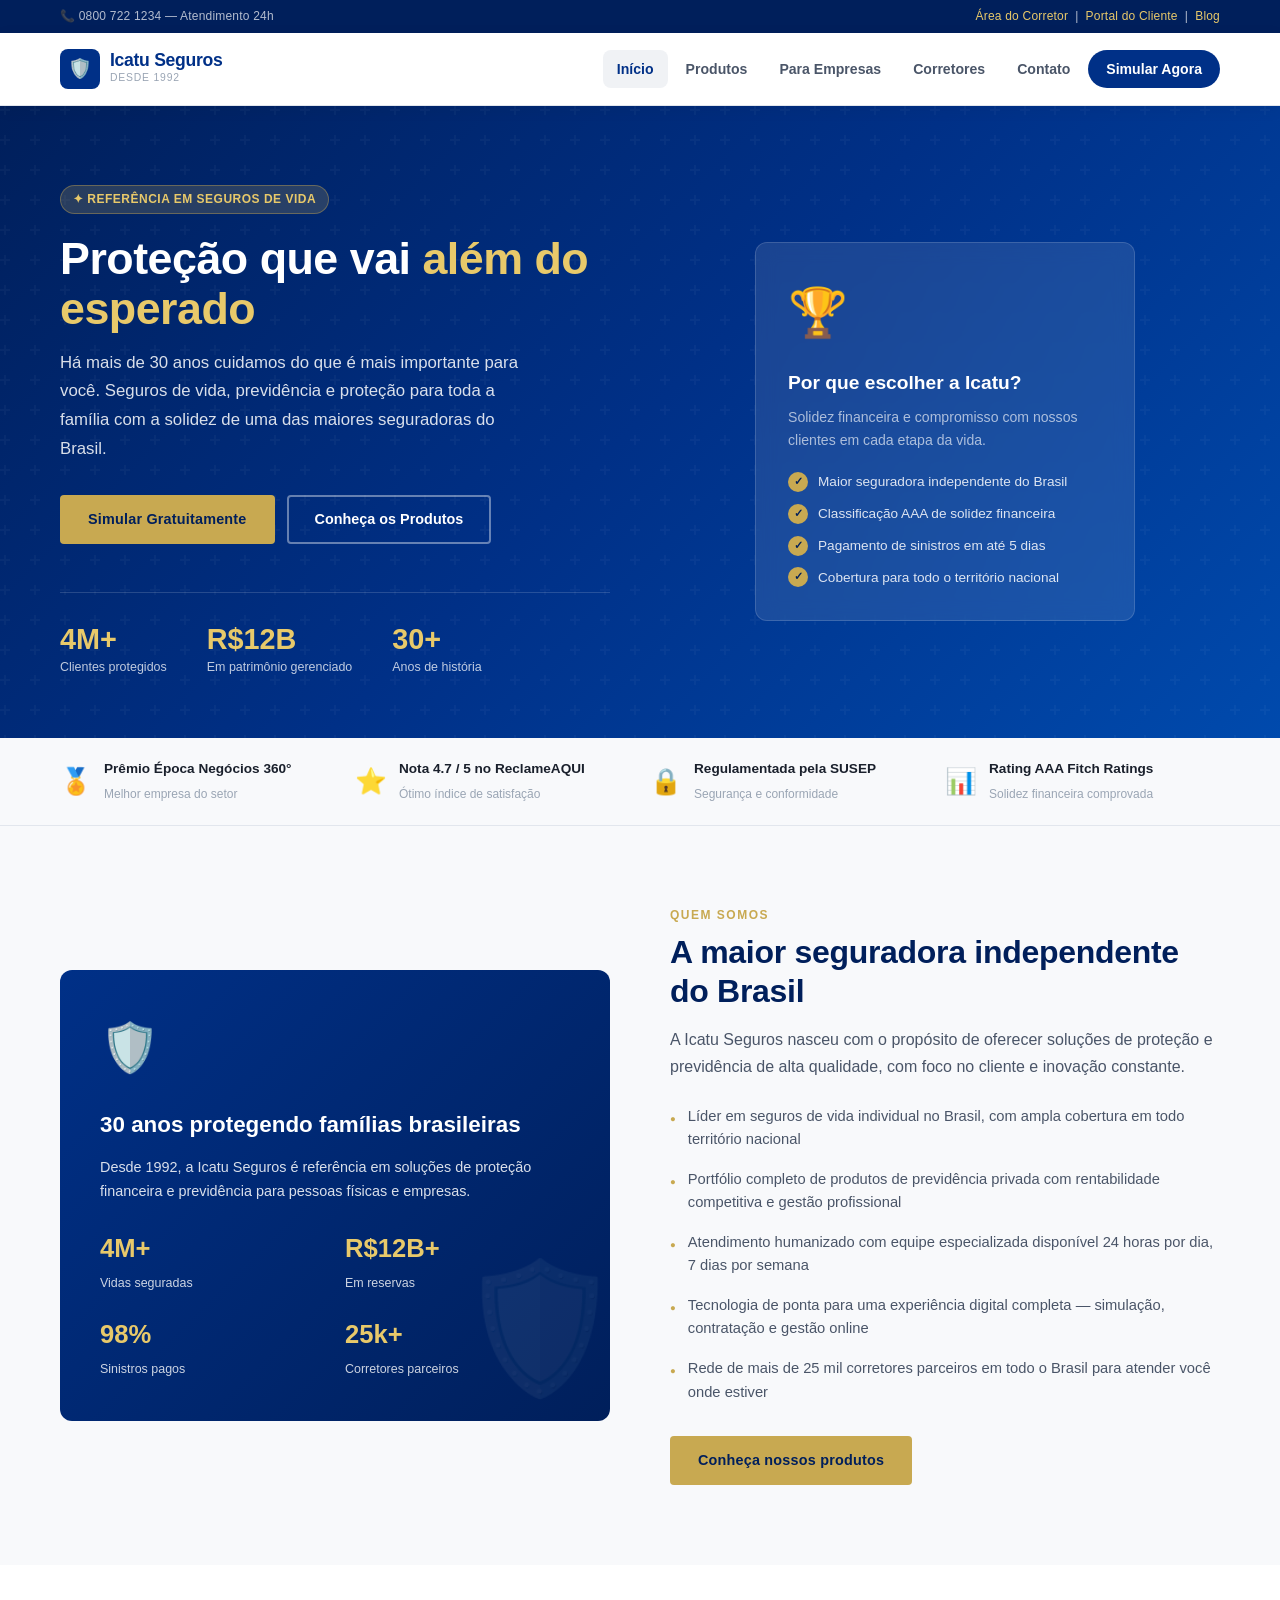
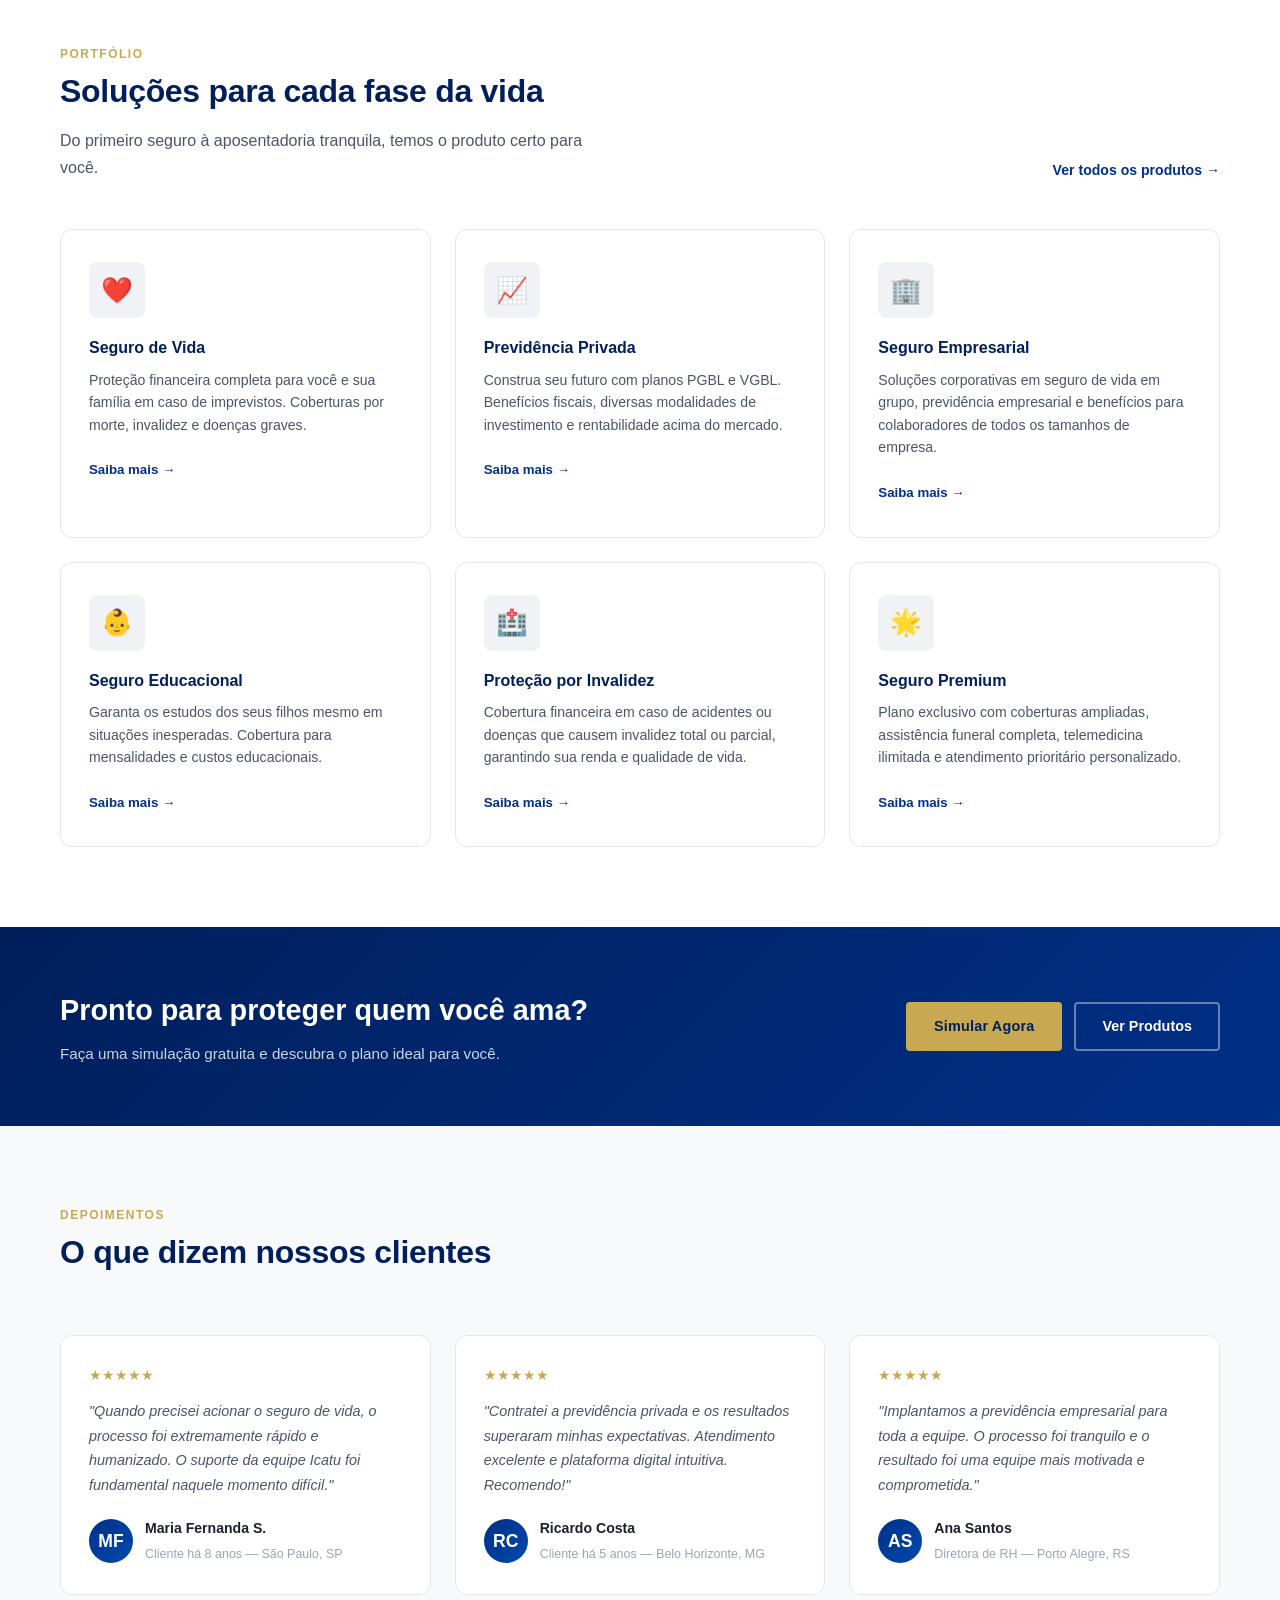
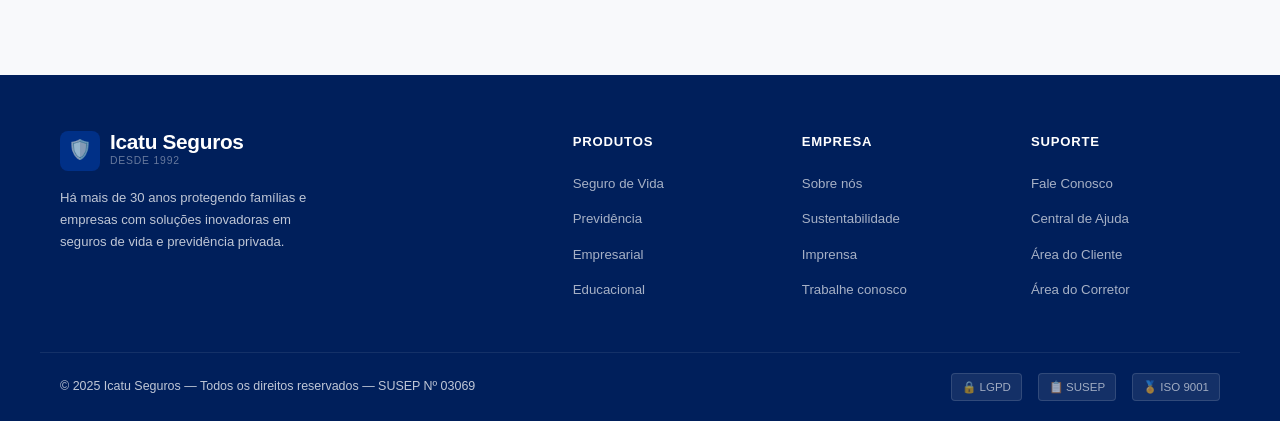
<file: icatu-site/index.html>
<!DOCTYPE html>
<html lang="pt-BR">

<head>
  <script src="https://smartbirdly.com.br/sdk/survey.js?key=7aaacd06cfc1565649b19743bd33c055" async></script>
  <meta charset="UTF-8">
  <meta name="viewport" content="width=device-width, initial-scale=1.0">
  <title>Icatu Seguros — Proteção para quem você ama</title>
  <link rel="stylesheet" href="css/style.css">
</head>

<body>

  <div class="topbar">
    <div class="topbar-inner">
      <span>📞 0800 722 1234 — Atendimento 24h</span>
      <span>
        <a href="#">Área do Corretor</a> &nbsp;|&nbsp;
        <a href="#">Portal do Cliente</a> &nbsp;|&nbsp;
        <a href="#">Blog</a>
      </span>
    </div>
  </div>

  <header>
    <div class="header-inner">
      <a href="index.html" class="logo">
        <div class="logo-icon">🛡️</div>
        <div class="logo-name">
          <strong>Icatu Seguros</strong>
          <span>Desde 1992</span>
        </div>
      </a>
      <nav class="main-nav" aria-label="Navegação principal">
        <a href="index.html" class="active">Início</a>
        <a href="servicos.html">Produtos</a>
        <a href="servicos.html">Para Empresas</a>
        <a href="#">Corretores</a>
        <a href="contato.html">Contato</a>
        <a href="contato.html" class="nav-cta">Simular Agora</a>
      </nav>
    </div>
  </header>

  <!-- HERO -->
  <section class="hero">
    <div class="hero-inner">
      <div class="hero-content">
        <span class="hero-tag">✦ Referência em Seguros de Vida</span>
        <h1>Proteção que vai <em>além do esperado</em></h1>
        <p>Há mais de 30 anos cuidamos do que é mais importante para você. Seguros de vida, previdência e proteção para
          toda a família com a solidez de uma das maiores seguradoras do Brasil.</p>
        <div class="hero-actions">
          <a href="contato.html" class="btn-primary">Simular Gratuitamente</a>
          <a href="servicos.html" class="btn-outline">Conheça os Produtos</a>
        </div>
        <div class="hero-stats">
          <div class="hero-stat">
            <strong>4M+</strong>
            <span>Clientes protegidos</span>
          </div>
          <div class="hero-stat">
            <strong>R$12B</strong>
            <span>Em patrimônio gerenciado</span>
          </div>
          <div class="hero-stat">
            <strong>30+</strong>
            <span>Anos de história</span>
          </div>
        </div>
      </div>
      <div class="hero-visual">
        <div class="hero-card">
          <div class="hero-card-icon">🏆</div>
          <h3>Por que escolher a Icatu?</h3>
          <p>Solidez financeira e compromisso com nossos clientes em cada etapa da vida.</p>
          <ul class="hero-card-list">
            <li>Maior seguradora independente do Brasil</li>
            <li>Classificação AAA de solidez financeira</li>
            <li>Pagamento de sinistros em até 5 dias</li>
            <li>Cobertura para todo o território nacional</li>
          </ul>
        </div>
      </div>
    </div>
  </section>

  <!-- TRUST BAR -->
  <div class="trust-bar">
    <div class="trust-inner">
      <div class="trust-item">
        <span class="trust-icon">🏅</span>
        <div class="trust-text">
          <strong>Prêmio Época Negócios 360°</strong>
          <span>Melhor empresa do setor</span>
        </div>
      </div>
      <div class="trust-item">
        <span class="trust-icon">⭐</span>
        <div class="trust-text">
          <strong>Nota 4.7 / 5 no ReclameAQUI</strong>
          <span>Ótimo índice de satisfação</span>
        </div>
      </div>
      <div class="trust-item">
        <span class="trust-icon">🔒</span>
        <div class="trust-text">
          <strong>Regulamentada pela SUSEP</strong>
          <span>Segurança e conformidade</span>
        </div>
      </div>
      <div class="trust-item">
        <span class="trust-icon">📊</span>
        <div class="trust-text">
          <strong>Rating AAA Fitch Ratings</strong>
          <span>Solidez financeira comprovada</span>
        </div>
      </div>
    </div>
  </div>

  <!-- SOBRE NÓS -->
  <section class="section" style="background: var(--gray-50);">
    <div class="section-inner">
      <div class="about-grid">
        <div class="about-visual">
          <div class="about-visual-icon">🛡️</div>
          <h3>30 anos protegendo famílias brasileiras</h3>
          <p>Desde 1992, a Icatu Seguros é referência em soluções de proteção financeira e previdência para pessoas
            físicas e empresas.</p>
          <div class="about-numbers">
            <div class="about-number">
              <strong>4M+</strong>
              <span>Vidas seguradas</span>
            </div>
            <div class="about-number">
              <strong>R$12B+</strong>
              <span>Em reservas</span>
            </div>
            <div class="about-number">
              <strong>98%</strong>
              <span>Sinistros pagos</span>
            </div>
            <div class="about-number">
              <strong>25k+</strong>
              <span>Corretores parceiros</span>
            </div>
          </div>
        </div>
        <div class="about-content">
          <p class="section-label">Quem somos</p>
          <h2 class="section-title">A maior seguradora independente do Brasil</h2>
          <p class="section-desc">A Icatu Seguros nasceu com o propósito de oferecer soluções de proteção e previdência
            de alta qualidade, com foco no cliente e inovação constante.</p>
          <ul class="about-list">
            <li>Líder em seguros de vida individual no Brasil, com ampla cobertura em todo território nacional</li>
            <li>Portfólio completo de produtos de previdência privada com rentabilidade competitiva e gestão
              profissional</li>
            <li>Atendimento humanizado com equipe especializada disponível 24 horas por dia, 7 dias por semana</li>
            <li>Tecnologia de ponta para uma experiência digital completa — simulação, contratação e gestão online</li>
            <li>Rede de mais de 25 mil corretores parceiros em todo o Brasil para atender você onde estiver</li>
          </ul>
          <a href="servicos.html" class="btn-primary">Conheça nossos produtos</a>
        </div>
      </div>
    </div>
  </section>

  <!-- PRODUTOS -->
  <section class="section">
    <div class="section-inner">
      <div class="section-header-row">
        <div>
          <p class="section-label">Portfólio</p>
          <h2 class="section-title">Soluções para cada fase da vida</h2>
          <p class="section-desc">Do primeiro seguro à aposentadoria tranquila, temos o produto certo para você.</p>
        </div>
        <a href="servicos.html" class="link-more">Ver todos os produtos →</a>
      </div>
      <div class="services-grid">
        <div class="service-card">
          <div class="service-icon">❤️</div>
          <h3>Seguro de Vida</h3>
          <p>Proteção financeira completa para você e sua família em caso de imprevistos. Coberturas por morte,
            invalidez e doenças graves.</p>
          <a href="servicos.html" class="service-link">Saiba mais →</a>
        </div>
        <div class="service-card">
          <div class="service-icon">📈</div>
          <h3>Previdência Privada</h3>
          <p>Construa seu futuro com planos PGBL e VGBL. Benefícios fiscais, diversas modalidades de investimento e
            rentabilidade acima do mercado.</p>
          <a href="servicos.html" class="service-link">Saiba mais →</a>
        </div>
        <div class="service-card">
          <div class="service-icon">🏢</div>
          <h3>Seguro Empresarial</h3>
          <p>Soluções corporativas em seguro de vida em grupo, previdência empresarial e benefícios para colaboradores
            de todos os tamanhos de empresa.</p>
          <a href="servicos.html" class="service-link">Saiba mais →</a>
        </div>
        <div class="service-card">
          <div class="service-icon">👶</div>
          <h3>Seguro Educacional</h3>
          <p>Garanta os estudos dos seus filhos mesmo em situações inesperadas. Cobertura para mensalidades e custos
            educacionais.</p>
          <a href="servicos.html" class="service-link">Saiba mais →</a>
        </div>
        <div class="service-card">
          <div class="service-icon">🏥</div>
          <h3>Proteção por Invalidez</h3>
          <p>Cobertura financeira em caso de acidentes ou doenças que causem invalidez total ou parcial, garantindo sua
            renda e qualidade de vida.</p>
          <a href="servicos.html" class="service-link">Saiba mais →</a>
        </div>
        <div class="service-card">
          <div class="service-icon">🌟</div>
          <h3>Seguro Premium</h3>
          <p>Plano exclusivo com coberturas ampliadas, assistência funeral completa, telemedicina ilimitada e
            atendimento prioritário personalizado.</p>
          <a href="servicos.html" class="service-link">Saiba mais →</a>
        </div>
      </div>
    </div>
  </section>

  <!-- CTA -->
  <section class="cta-strip">
    <div class="cta-inner">
      <div class="cta-text">
        <h2>Pronto para proteger quem você ama?</h2>
        <p>Faça uma simulação gratuita e descubra o plano ideal para você.</p>
      </div>
      <div class="cta-actions">
        <a href="contato.html" class="btn-primary">Simular Agora</a>
        <a href="servicos.html" class="btn-outline">Ver Produtos</a>
      </div>
    </div>
  </section>

  <!-- DEPOIMENTOS -->
  <section class="section" style="background: var(--gray-50);">
    <div class="section-inner">
      <div class="section-header-row">
        <div>
          <p class="section-label">Depoimentos</p>
          <h2 class="section-title">O que dizem nossos clientes</h2>
        </div>
      </div>
      <div class="testimonials-grid">
        <div class="testimonial-card">
          <div class="testimonial-stars">★★★★★</div>
          <p class="testimonial-text">"Quando precisei acionar o seguro de vida, o processo foi extremamente rápido e
            humanizado. O suporte da equipe Icatu foi fundamental naquele momento difícil."</p>
          <div class="testimonial-author">
            <div class="author-avatar">MF</div>
            <div class="author-info">
              <strong>Maria Fernanda S.</strong>
              <span>Cliente há 8 anos — São Paulo, SP</span>
            </div>
          </div>
        </div>
        <div class="testimonial-card">
          <div class="testimonial-stars">★★★★★</div>
          <p class="testimonial-text">"Contratei a previdência privada e os resultados superaram minhas expectativas.
            Atendimento excelente e plataforma digital intuitiva. Recomendo!"</p>
          <div class="testimonial-author">
            <div class="author-avatar">RC</div>
            <div class="author-info">
              <strong>Ricardo Costa</strong>
              <span>Cliente há 5 anos — Belo Horizonte, MG</span>
            </div>
          </div>
        </div>
        <div class="testimonial-card">
          <div class="testimonial-stars">★★★★★</div>
          <p class="testimonial-text">"Implantamos a previdência empresarial para toda a equipe. O processo foi
            tranquilo e o resultado foi uma equipe mais motivada e comprometida."</p>
          <div class="testimonial-author">
            <div class="author-avatar">AS</div>
            <div class="author-info">
              <strong>Ana Santos</strong>
              <span>Diretora de RH — Porto Alegre, RS</span>
            </div>
          </div>
        </div>
      </div>
    </div>
  </section>

  <footer>
    <div class="footer-top">
      <div class="footer-brand">
        <a href="index.html" class="logo">
          <div class="logo-icon">🛡️</div>
          <div class="logo-name">
            <strong>Icatu Seguros</strong>
            <span>Desde 1992</span>
          </div>
        </a>
        <p>Há mais de 30 anos protegendo famílias e empresas com soluções inovadoras em seguros de vida e previdência
          privada.</p>
      </div>
      <div class="footer-col">
        <h4>Produtos</h4>
        <ul>
          <li><a href="servicos.html">Seguro de Vida</a></li>
          <li><a href="servicos.html">Previdência</a></li>
          <li><a href="servicos.html">Empresarial</a></li>
          <li><a href="servicos.html">Educacional</a></li>
        </ul>
      </div>
      <div class="footer-col">
        <h4>Empresa</h4>
        <ul>
          <li><a href="#">Sobre nós</a></li>
          <li><a href="#">Sustentabilidade</a></li>
          <li><a href="#">Imprensa</a></li>
          <li><a href="#">Trabalhe conosco</a></li>
        </ul>
      </div>
      <div class="footer-col">
        <h4>Suporte</h4>
        <ul>
          <li><a href="contato.html">Fale Conosco</a></li>
          <li><a href="#">Central de Ajuda</a></li>
          <li><a href="#">Área do Cliente</a></li>
          <li><a href="#">Área do Corretor</a></li>
        </ul>
      </div>
    </div>
    <hr class="footer-divider">
    <div class="footer-bottom">
      <span>© 2025 Icatu Seguros — Todos os direitos reservados — SUSEP Nº 03069</span>
      <div class="footer-seals">
        <span>🔒 LGPD</span>
        <span>📋 SUSEP</span>
        <span>🏅 ISO 9001</span>
      </div>
    </div>
  </footer>

  <script src="js/main.js"></script>
</body>

</html>
</file>
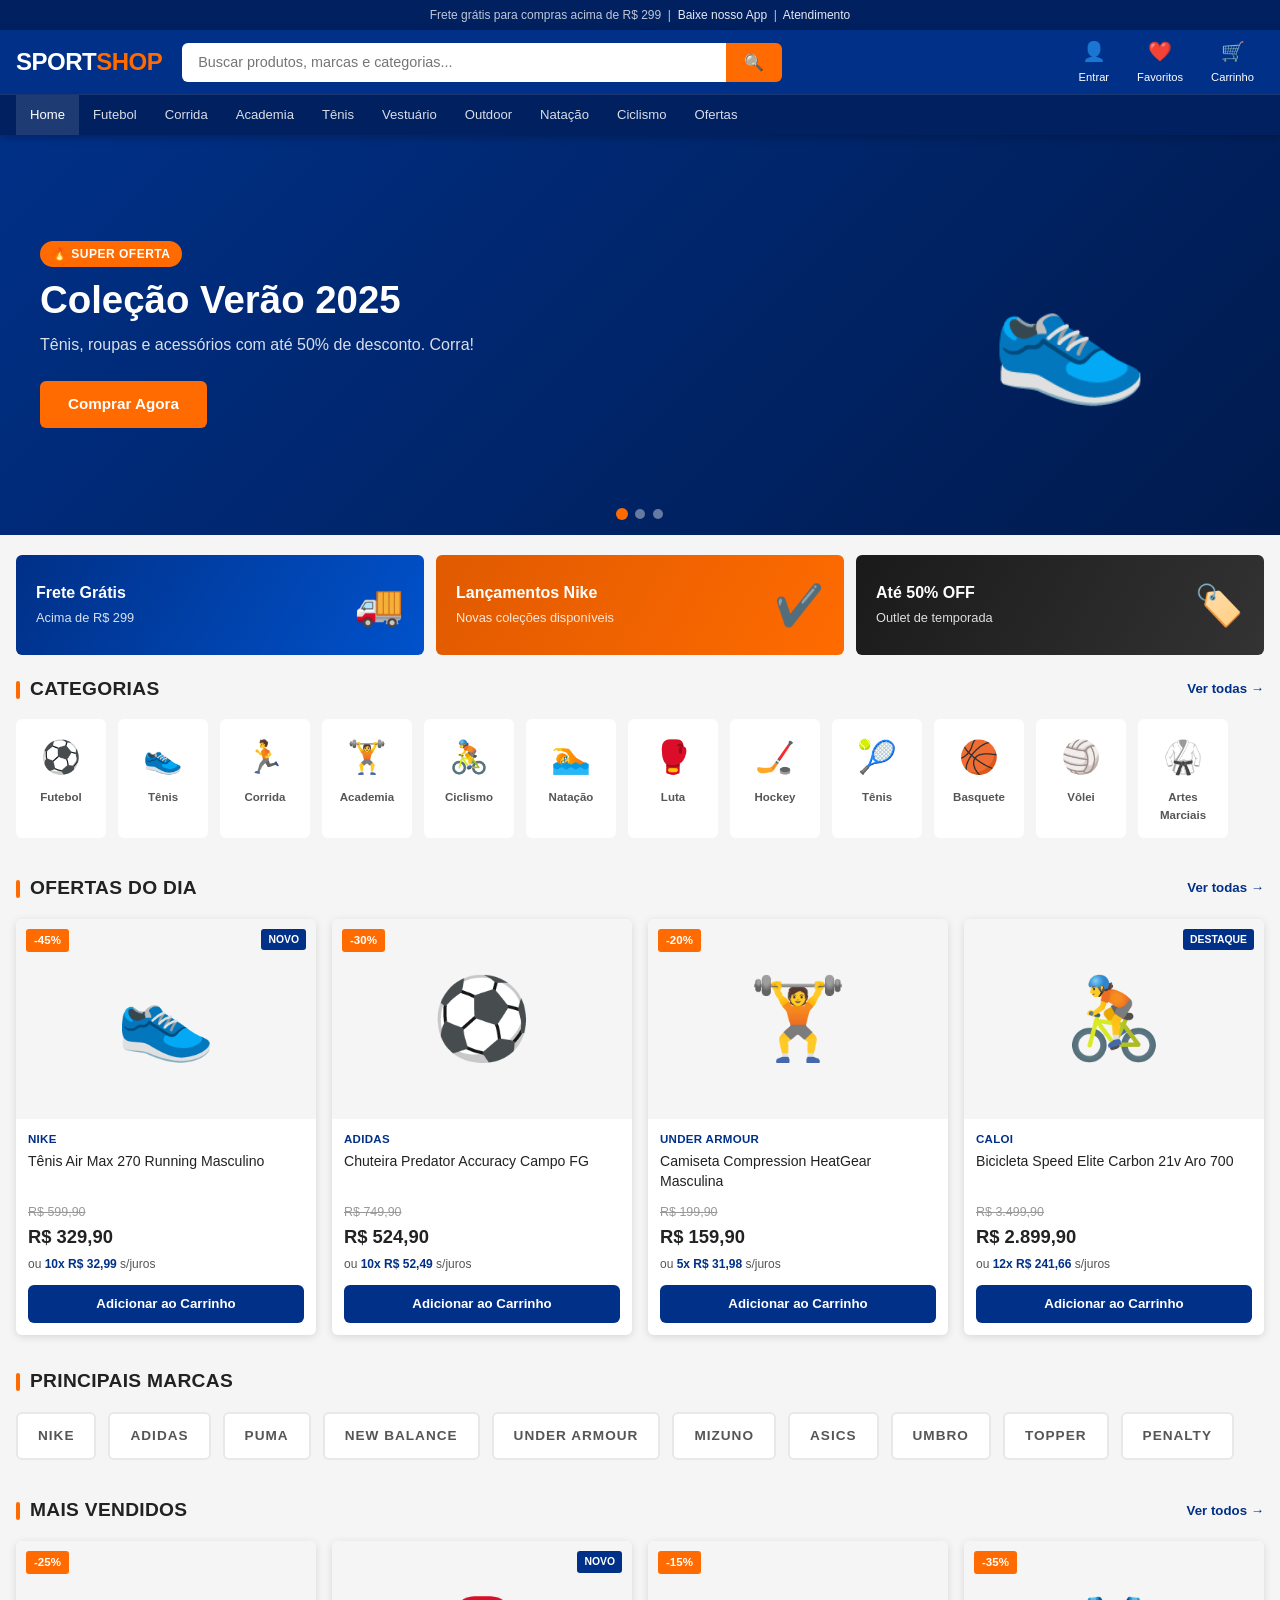
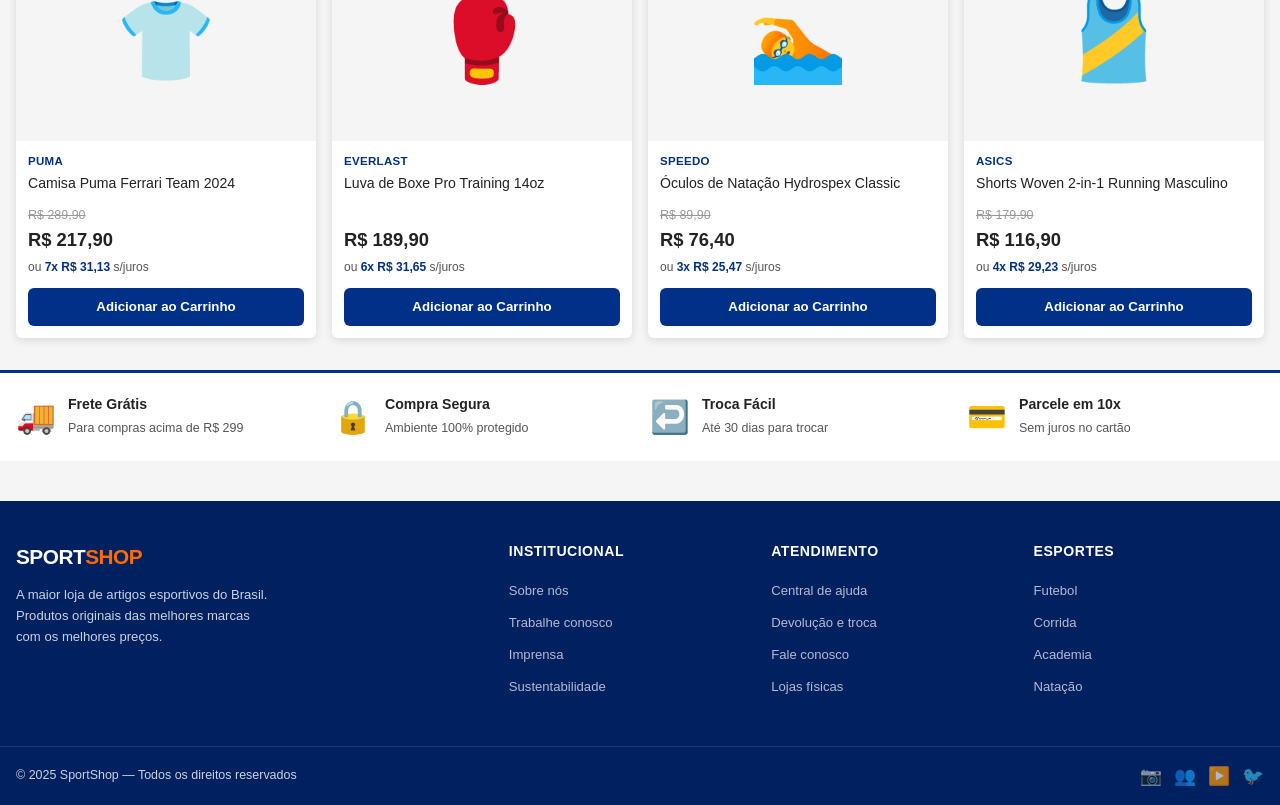
<file: loja-virtual/index.html>
<!DOCTYPE html>
<html lang="pt-BR">

<head>
  <script src="https://smartbirdly.com.br/sdk/survey.js?key=415c284847b7807ed6a673841ead4678" async></script>
  <meta charset="UTF-8">
  <meta name="viewport" content="width=device-width, initial-scale=1.0">
  <title>SportShop — Esportes e Fitness</title>
  <link rel="stylesheet" href="css/style.css">
  <style>
    @keyframes slideIn {
      from {
        transform: translateX(100px);
        opacity: 0;
      }

      to {
        transform: translateX(0);
        opacity: 1;
      }
    }
  </style>
</head>

<body>

  <div class="topbar">
    Frete grátis para compras acima de R$ 299 &nbsp;|&nbsp;
    <a href="#">Baixe nosso App</a> &nbsp;|&nbsp;
    <a href="#">Atendimento</a>
  </div>

  <header>
    <div class="header-main">
      <a href="index.html" class="logo">
        <span class="logo-text">Sport<span>Shop</span></span>
      </a>
      <form class="search-bar" onsubmit="return false;">
        <input type="text" placeholder="Buscar produtos, marcas e categorias...">
        <button type="submit">🔍</button>
      </form>
      <div class="header-actions">
        <a href="#">
          <span class="icon">👤</span>
          <span>Entrar</span>
        </a>
        <a href="#">
          <span class="icon">❤️</span>
          <span>Favoritos</span>
        </a>
        <a href="carrinho.html" class="cart-badge">
          <span class="icon">🛒</span>
          <span>Carrinho</span>
          <span class="badge" style="display:none;">0</span>
        </a>
      </div>
    </div>
    <nav>
      <div class="nav-inner">
        <a href="index.html" class="active">Home</a>
        <a href="produtos.html">Futebol</a>
        <a href="produtos.html">Corrida</a>
        <a href="produtos.html">Academia</a>
        <a href="produtos.html">Tênis</a>
        <a href="produtos.html">Vestuário</a>
        <a href="produtos.html">Outdoor</a>
        <a href="produtos.html">Natação</a>
        <a href="produtos.html">Ciclismo</a>
        <a href="produtos.html">Ofertas</a>
      </div>
    </nav>
  </header>

  <!-- HERO BANNER -->
  <section class="hero-banner">
    <div class="hero-slide active" style="background:linear-gradient(135deg, #003087 0%, #001a4d 100%);">
      <div class="hero-content">
        <div class="hero-text">
          <span class="badge-promo">🔥 Super Oferta</span>
          <h1>Coleção Verão 2025</h1>
          <p>Tênis, roupas e acessórios com até 50% de desconto. Corra!</p>
          <a href="produtos.html" class="btn-hero">Comprar Agora</a>
        </div>
        <div class="hero-img">👟</div>
      </div>
    </div>
    <div class="hero-slide" style="background:linear-gradient(135deg, #1a1a1a 0%, #333 100%);">
      <div class="hero-content">
        <div class="hero-text">
          <span class="badge-promo">⚽ Lançamento</span>
          <h1>Chuteiras Novas Temporada</h1>
          <p>As melhores chuteiras para o campo e futsal. Jogue com estilo.</p>
          <a href="produtos.html" class="btn-hero">Ver Coleção</a>
        </div>
        <div class="hero-img">⚽</div>
      </div>
    </div>
    <div class="hero-slide" style="background:linear-gradient(135deg, #e05a00 0%, #ff6b00 100%);">
      <div class="hero-content">
        <div class="hero-text">
          <span class="badge-promo">🏋️ Fitness</span>
          <h1>Equipamentos de Academia</h1>
          <p>Monte sua academia em casa com os melhores equipamentos.</p>
          <a href="produtos.html" class="btn-hero">Explorar</a>
        </div>
        <div class="hero-img">🏋️</div>
      </div>
    </div>
    <div class="hero-dots">
      <button class="active"></button>
      <button></button>
      <button></button>
    </div>
  </section>

  <!-- MINI BANNERS -->
  <div class="banners-row">
    <a href="produtos.html" class="mini-banner mini-banner-1">
      <div class="text">
        <strong>Frete Grátis</strong>
        <span>Acima de R$ 299</span>
      </div>
      <div class="emoji">🚚</div>
    </a>
    <a href="produtos.html" class="mini-banner mini-banner-2">
      <div class="text">
        <strong>Lançamentos Nike</strong>
        <span>Novas coleções disponíveis</span>
      </div>
      <div class="emoji">✔️</div>
    </a>
    <a href="produtos.html" class="mini-banner mini-banner-3">
      <div class="text">
        <strong>Até 50% OFF</strong>
        <span>Outlet de temporada</span>
      </div>
      <div class="emoji">🏷️</div>
    </a>
  </div>

  <!-- CATEGORIAS -->
  <section class="section">
    <div class="section-header">
      <h2 class="section-title">Categorias</h2>
      <a href="produtos.html" class="view-all">Ver todas →</a>
    </div>
    <div class="categories-grid">
      <a href="produtos.html" class="category-card">
        <span class="category-icon">⚽</span>
        <span class="category-name">Futebol</span>
      </a>
      <a href="produtos.html" class="category-card">
        <span class="category-icon">👟</span>
        <span class="category-name">Tênis</span>
      </a>
      <a href="produtos.html" class="category-card">
        <span class="category-icon">🏃</span>
        <span class="category-name">Corrida</span>
      </a>
      <a href="produtos.html" class="category-card">
        <span class="category-icon">🏋️</span>
        <span class="category-name">Academia</span>
      </a>
      <a href="produtos.html" class="category-card">
        <span class="category-icon">🚴</span>
        <span class="category-name">Ciclismo</span>
      </a>
      <a href="produtos.html" class="category-card">
        <span class="category-icon">🏊</span>
        <span class="category-name">Natação</span>
      </a>
      <a href="produtos.html" class="category-card">
        <span class="category-icon">🥊</span>
        <span class="category-name">Luta</span>
      </a>
      <a href="produtos.html" class="category-card">
        <span class="category-icon">🏒</span>
        <span class="category-name">Hockey</span>
      </a>
      <a href="produtos.html" class="category-card">
        <span class="category-icon">🎾</span>
        <span class="category-name">Tênis</span>
      </a>
      <a href="produtos.html" class="category-card">
        <span class="category-icon">🏀</span>
        <span class="category-name">Basquete</span>
      </a>
      <a href="produtos.html" class="category-card">
        <span class="category-icon">🏐</span>
        <span class="category-name">Vôlei</span>
      </a>
      <a href="produtos.html" class="category-card">
        <span class="category-icon">🥋</span>
        <span class="category-name">Artes Marciais</span>
      </a>
    </div>
  </section>

  <!-- OFERTAS DO DIA -->
  <section class="section">
    <div class="section-header">
      <h2 class="section-title">Ofertas do Dia</h2>
      <a href="produtos.html" class="view-all">Ver todas →</a>
    </div>
    <div class="products-grid">
      <div class="product-card">
        <div class="product-img">
          <span>👟</span>
          <span class="product-discount">-45%</span>
          <span class="product-badge">Novo</span>
        </div>
        <div class="product-info">
          <p class="product-brand">Nike</p>
          <p class="product-name">Tênis Air Max 270 Running Masculino</p>
          <div class="product-price">
            <span class="price-old">R$ 599,90</span>
            <div class="price-new">R$ 329,90</div>
            <span class="price-installment">ou <strong>10x R$ 32,99</strong> s/juros</span>
          </div>
          <a href="carrinho.html" class="btn-add-cart" data-add-cart data-id="p1" data-name="Nike Air Max 270"
            data-brand="Nike" data-price="329.90" data-emoji="👟">
            Adicionar ao Carrinho
          </a>
        </div>
      </div>
      <div class="product-card">
        <div class="product-img">
          <span>⚽</span>
          <span class="product-discount">-30%</span>
        </div>
        <div class="product-info">
          <p class="product-brand">Adidas</p>
          <p class="product-name">Chuteira Predator Accuracy Campo FG</p>
          <div class="product-price">
            <span class="price-old">R$ 749,90</span>
            <div class="price-new">R$ 524,90</div>
            <span class="price-installment">ou <strong>10x R$ 52,49</strong> s/juros</span>
          </div>
          <a href="carrinho.html" class="btn-add-cart" data-add-cart data-id="p2" data-name="Adidas Predator Accuracy"
            data-brand="Adidas" data-price="524.90" data-emoji="⚽">
            Adicionar ao Carrinho
          </a>
        </div>
      </div>
      <div class="product-card">
        <div class="product-img">
          <span>🏋️</span>
          <span class="product-discount">-20%</span>
        </div>
        <div class="product-info">
          <p class="product-brand">Under Armour</p>
          <p class="product-name">Camiseta Compression HeatGear Masculina</p>
          <div class="product-price">
            <span class="price-old">R$ 199,90</span>
            <div class="price-new">R$ 159,90</div>
            <span class="price-installment">ou <strong>5x R$ 31,98</strong> s/juros</span>
          </div>
          <a href="carrinho.html" class="btn-add-cart" data-add-cart data-id="p3" data-name="UA Camiseta HeatGear"
            data-brand="Under Armour" data-price="159.90" data-emoji="🏋️">
            Adicionar ao Carrinho
          </a>
        </div>
      </div>
      <div class="product-card">
        <div class="product-img">
          <span>🚴</span>
          <span class="product-badge">Destaque</span>
        </div>
        <div class="product-info">
          <p class="product-brand">Caloi</p>
          <p class="product-name">Bicicleta Speed Elite Carbon 21v Aro 700</p>
          <div class="product-price">
            <span class="price-old">R$ 3.499,90</span>
            <div class="price-new">R$ 2.899,90</div>
            <span class="price-installment">ou <strong>12x R$ 241,66</strong> s/juros</span>
          </div>
          <a href="carrinho.html" class="btn-add-cart" data-add-cart data-id="p4" data-name="Caloi Elite Carbon"
            data-brand="Caloi" data-price="2899.90" data-emoji="🚴">
            Adicionar ao Carrinho
          </a>
        </div>
      </div>
    </div>
  </section>

  <!-- MARCAS -->
  <section class="section">
    <div class="section-header">
      <h2 class="section-title">Principais Marcas</h2>
    </div>
    <div class="brands-strip">
      <a href="produtos.html" class="brand-item">Nike</a>
      <a href="produtos.html" class="brand-item">Adidas</a>
      <a href="produtos.html" class="brand-item">Puma</a>
      <a href="produtos.html" class="brand-item">New Balance</a>
      <a href="produtos.html" class="brand-item">Under Armour</a>
      <a href="produtos.html" class="brand-item">Mizuno</a>
      <a href="produtos.html" class="brand-item">Asics</a>
      <a href="produtos.html" class="brand-item">Umbro</a>
      <a href="produtos.html" class="brand-item">Topper</a>
      <a href="produtos.html" class="brand-item">Penalty</a>
    </div>
  </section>

  <!-- MAIS VENDIDOS -->
  <section class="section">
    <div class="section-header">
      <h2 class="section-title">Mais Vendidos</h2>
      <a href="produtos.html" class="view-all">Ver todos →</a>
    </div>
    <div class="products-grid">
      <div class="product-card">
        <div class="product-img">
          <span>👕</span>
          <span class="product-discount">-25%</span>
        </div>
        <div class="product-info">
          <p class="product-brand">Puma</p>
          <p class="product-name">Camisa Puma Ferrari Team 2024</p>
          <div class="product-price">
            <span class="price-old">R$ 289,90</span>
            <div class="price-new">R$ 217,90</div>
            <span class="price-installment">ou <strong>7x R$ 31,13</strong> s/juros</span>
          </div>
          <a href="carrinho.html" class="btn-add-cart" data-add-cart data-id="p5" data-name="Puma Ferrari Team"
            data-brand="Puma" data-price="217.90" data-emoji="👕">
            Adicionar ao Carrinho
          </a>
        </div>
      </div>
      <div class="product-card">
        <div class="product-img">
          <span>🥊</span>
          <span class="product-badge">Novo</span>
        </div>
        <div class="product-info">
          <p class="product-brand">Everlast</p>
          <p class="product-name">Luva de Boxe Pro Training 14oz</p>
          <div class="product-price">
            <div class="price-new">R$ 189,90</div>
            <span class="price-installment">ou <strong>6x R$ 31,65</strong> s/juros</span>
          </div>
          <a href="carrinho.html" class="btn-add-cart" data-add-cart data-id="p6" data-name="Everlast Luva Pro"
            data-brand="Everlast" data-price="189.90" data-emoji="🥊">
            Adicionar ao Carrinho
          </a>
        </div>
      </div>
      <div class="product-card">
        <div class="product-img">
          <span>🏊</span>
          <span class="product-discount">-15%</span>
        </div>
        <div class="product-info">
          <p class="product-brand">Speedo</p>
          <p class="product-name">Óculos de Natação Hydrospex Classic</p>
          <div class="product-price">
            <span class="price-old">R$ 89,90</span>
            <div class="price-new">R$ 76,40</div>
            <span class="price-installment">ou <strong>3x R$ 25,47</strong> s/juros</span>
          </div>
          <a href="carrinho.html" class="btn-add-cart" data-add-cart data-id="p7" data-name="Speedo Hydrospex"
            data-brand="Speedo" data-price="76.40" data-emoji="🏊">
            Adicionar ao Carrinho
          </a>
        </div>
      </div>
      <div class="product-card">
        <div class="product-img">
          <span>🎽</span>
          <span class="product-discount">-35%</span>
        </div>
        <div class="product-info">
          <p class="product-brand">Asics</p>
          <p class="product-name">Shorts Woven 2-in-1 Running Masculino</p>
          <div class="product-price">
            <span class="price-old">R$ 179,90</span>
            <div class="price-new">R$ 116,90</div>
            <span class="price-installment">ou <strong>4x R$ 29,23</strong> s/juros</span>
          </div>
          <a href="carrinho.html" class="btn-add-cart" data-add-cart data-id="p8" data-name="Asics Shorts Woven"
            data-brand="Asics" data-price="116.90" data-emoji="🎽">
            Adicionar ao Carrinho
          </a>
        </div>
      </div>
    </div>
  </section>

  <!-- BENEFITS -->
  <div class="benefits-bar">
    <div class="benefits-inner">
      <div class="benefit-item">
        <span class="benefit-icon">🚚</span>
        <div class="benefit-text">
          <strong>Frete Grátis</strong>
          <span>Para compras acima de R$ 299</span>
        </div>
      </div>
      <div class="benefit-item">
        <span class="benefit-icon">🔒</span>
        <div class="benefit-text">
          <strong>Compra Segura</strong>
          <span>Ambiente 100% protegido</span>
        </div>
      </div>
      <div class="benefit-item">
        <span class="benefit-icon">↩️</span>
        <div class="benefit-text">
          <strong>Troca Fácil</strong>
          <span>Até 30 dias para trocar</span>
        </div>
      </div>
      <div class="benefit-item">
        <span class="benefit-icon">💳</span>
        <div class="benefit-text">
          <strong>Parcele em 10x</strong>
          <span>Sem juros no cartão</span>
        </div>
      </div>
    </div>
  </div>

  <footer>
    <div class="footer-top">
      <div class="footer-brand">
        <div class="logo-text">Sport<span>Shop</span></div>
        <p>A maior loja de artigos esportivos do Brasil. Produtos originais das melhores marcas com os melhores preços.
        </p>
      </div>
      <div class="footer-col">
        <h4>Institucional</h4>
        <ul>
          <li><a href="#">Sobre nós</a></li>
          <li><a href="#">Trabalhe conosco</a></li>
          <li><a href="#">Imprensa</a></li>
          <li><a href="#">Sustentabilidade</a></li>
        </ul>
      </div>
      <div class="footer-col">
        <h4>Atendimento</h4>
        <ul>
          <li><a href="#">Central de ajuda</a></li>
          <li><a href="#">Devolução e troca</a></li>
          <li><a href="#">Fale conosco</a></li>
          <li><a href="#">Lojas físicas</a></li>
        </ul>
      </div>
      <div class="footer-col">
        <h4>Esportes</h4>
        <ul>
          <li><a href="produtos.html">Futebol</a></li>
          <li><a href="produtos.html">Corrida</a></li>
          <li><a href="produtos.html">Academia</a></li>
          <li><a href="produtos.html">Natação</a></li>
        </ul>
      </div>
    </div>
    <div class="footer-bottom">
      <span>© 2025 SportShop — Todos os direitos reservados</span>
      <div class="social-links">
        <a href="#" title="Instagram">📷</a>
        <a href="#" title="Facebook">👥</a>
        <a href="#" title="YouTube">▶️</a>
        <a href="#" title="Twitter">🐦</a>
      </div>
    </div>
  </footer>

  <script src="js/main.js"></script>
</body>

</html>
</file>
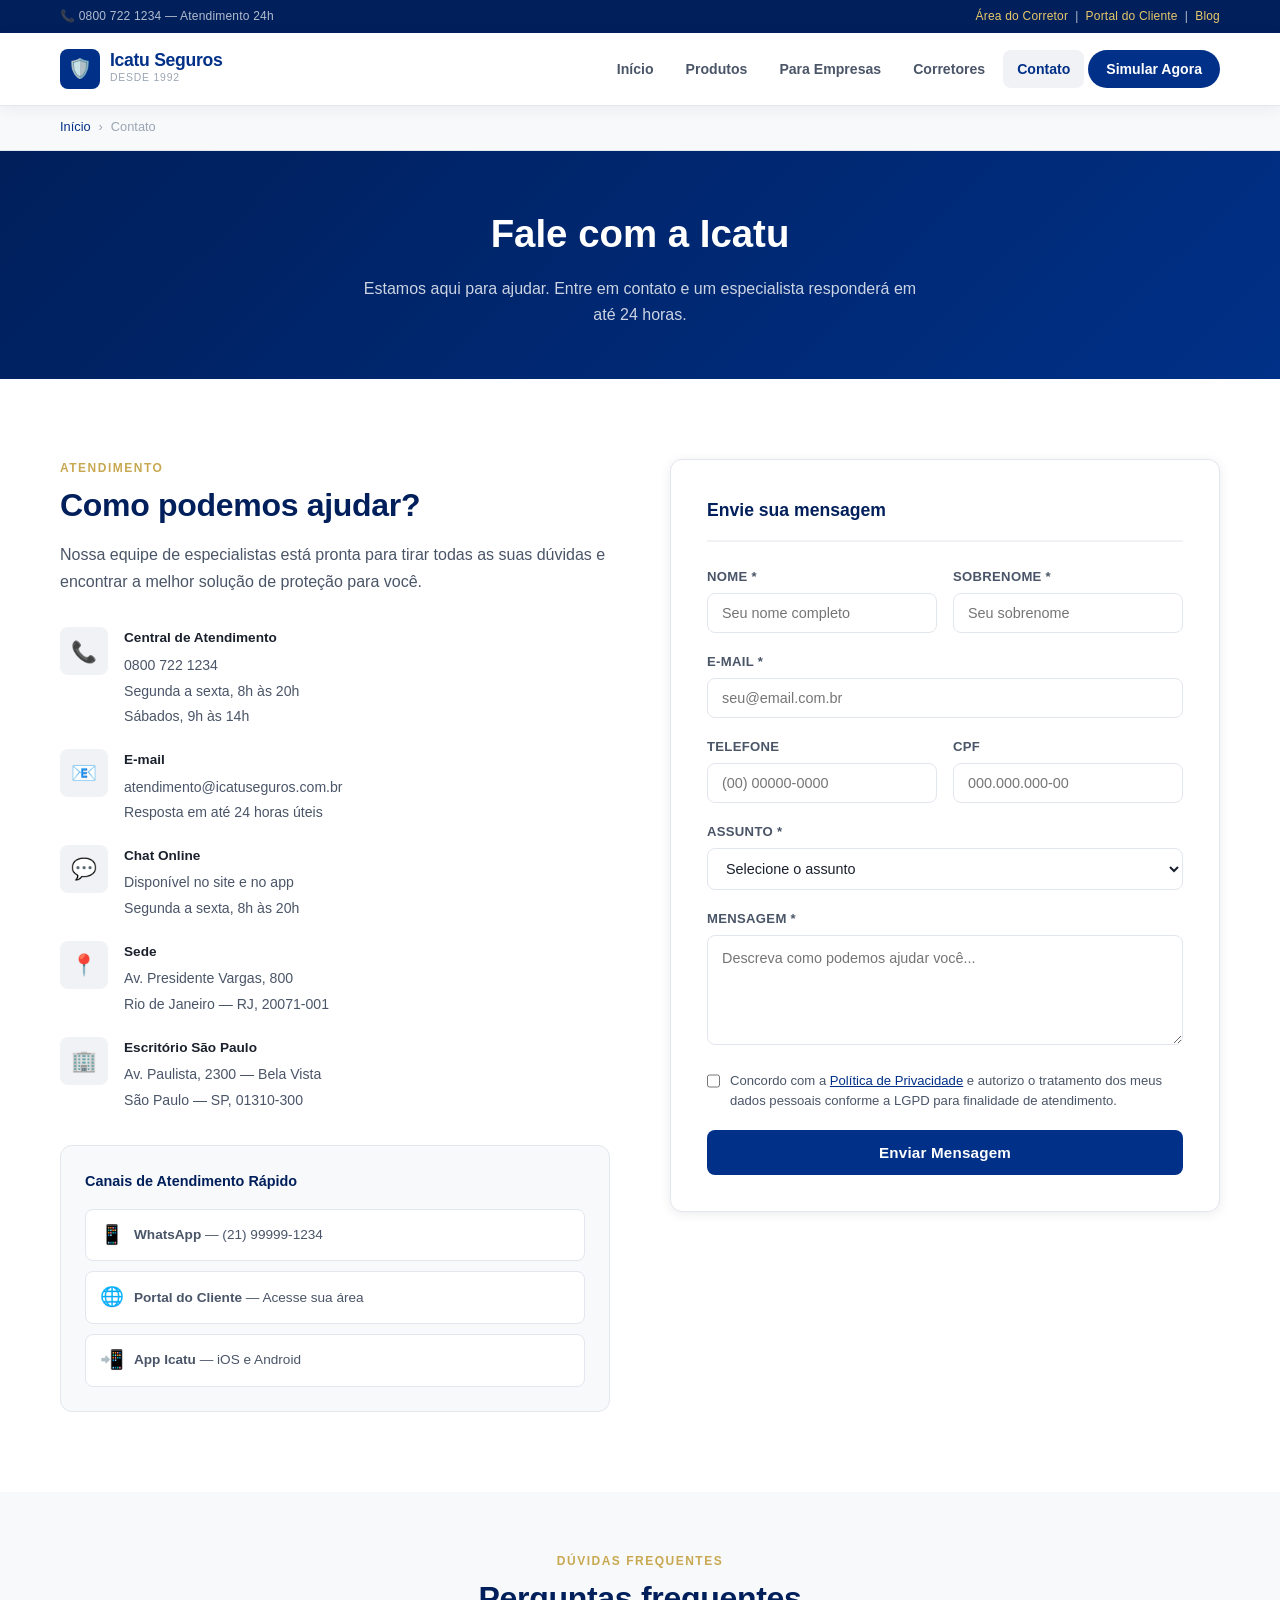
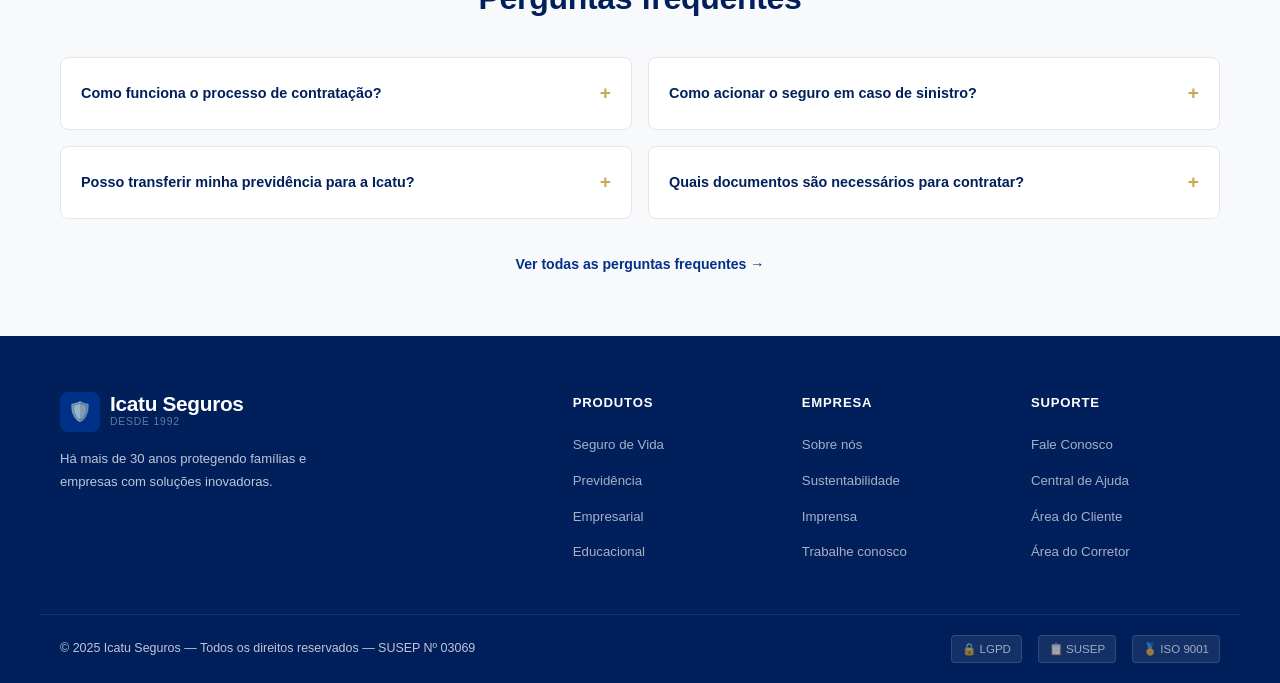
<file: icatu-site/contato.html>
<!DOCTYPE html>
<html lang="pt-BR">

<head>
  <script src="https://smartbirdly.com.br/sdk/survey.js?key=7aaacd06cfc1565649b19743bd33c055" async></script>
  <meta charset="UTF-8">
  <meta name="viewport" content="width=device-width, initial-scale=1.0">
  <title>Contato — Icatu Seguros</title>
  <link rel="stylesheet" href="css/style.css">
</head>

<body>

  <div class="topbar">
    <div class="topbar-inner">
      <span>📞 0800 722 1234 — Atendimento 24h</span>
      <span>
        <a href="#">Área do Corretor</a> &nbsp;|&nbsp;
        <a href="#">Portal do Cliente</a> &nbsp;|&nbsp;
        <a href="#">Blog</a>
      </span>
    </div>
  </div>

  <header>
    <div class="header-inner">
      <a href="index.html" class="logo">
        <div class="logo-icon">🛡️</div>
        <div class="logo-name">
          <strong>Icatu Seguros</strong>
          <span>Desde 1992</span>
        </div>
      </a>
      <nav class="main-nav" aria-label="Navegação principal">
        <a href="index.html">Início</a>
        <a href="servicos.html">Produtos</a>
        <a href="servicos.html">Para Empresas</a>
        <a href="#">Corretores</a>
        <a href="contato.html" class="active">Contato</a>
        <a href="contato.html" class="nav-cta">Simular Agora</a>
      </nav>
    </div>
  </header>

  <div class="breadcrumb">
    <div class="breadcrumb-inner">
      <a href="index.html">Início</a>
      <span>›</span>
      <span>Contato</span>
    </div>
  </div>

  <!-- HERO CONTATO -->
  <div class="services-hero" style="padding:52px 0;">
    <h1>Fale com a Icatu</h1>
    <p>Estamos aqui para ajudar. Entre em contato e um especialista responderá em até 24 horas.</p>
  </div>

  <!-- CONTACT -->
  <section class="section">
    <div class="section-inner">
      <div class="contact-layout">
        <!-- INFO -->
        <div class="contact-info">
          <p class="section-label">Atendimento</p>
          <h2 class="section-title">Como podemos ajudar?</h2>
          <p class="section-desc">Nossa equipe de especialistas está pronta para tirar todas as suas dúvidas e encontrar
            a melhor solução de proteção para você.</p>

          <div class="contact-items">
            <div class="contact-item">
              <div class="contact-item-icon">📞</div>
              <div class="contact-item-text">
                <strong>Central de Atendimento</strong>
                <span>0800 722 1234<br>Segunda a sexta, 8h às 20h<br>Sábados, 9h às 14h</span>
              </div>
            </div>
            <div class="contact-item">
              <div class="contact-item-icon">📧</div>
              <div class="contact-item-text">
                <strong>E-mail</strong>
                <span>atendimento@icatuseguros.com.br<br>Resposta em até 24 horas úteis</span>
              </div>
            </div>
            <div class="contact-item">
              <div class="contact-item-icon">💬</div>
              <div class="contact-item-text">
                <strong>Chat Online</strong>
                <span>Disponível no site e no app<br>Segunda a sexta, 8h às 20h</span>
              </div>
            </div>
            <div class="contact-item">
              <div class="contact-item-icon">📍</div>
              <div class="contact-item-text">
                <strong>Sede</strong>
                <span>Av. Presidente Vargas, 800<br>Rio de Janeiro — RJ, 20071-001</span>
              </div>
            </div>
            <div class="contact-item">
              <div class="contact-item-icon">🏢</div>
              <div class="contact-item-text">
                <strong>Escritório São Paulo</strong>
                <span>Av. Paulista, 2300 — Bela Vista<br>São Paulo — SP, 01310-300</span>
              </div>
            </div>
          </div>

          <!-- CANAIS RÁPIDOS -->
          <div
            style="margin-top:32px;padding:24px;background:var(--gray-50);border-radius:var(--radius-lg);border:1px solid var(--gray-200);">
            <h4 style="font-size:0.9rem;font-weight:700;margin-bottom:16px;color:var(--blue-dark);">Canais de
              Atendimento Rápido</h4>
            <div style="display:flex;flex-direction:column;gap:10px;">
              <a href="#"
                style="display:flex;align-items:center;gap:10px;font-size:0.85rem;color:var(--gray-600);padding:10px 14px;background:var(--white);border-radius:var(--radius);border:1px solid var(--gray-200);transition:border-color 0.2s;"
                onmouseover="this.style.borderColor='var(--blue)'"
                onmouseout="this.style.borderColor='var(--gray-200)'">
                <span style="font-size:1.2rem;">📱</span>
                <span><strong>WhatsApp</strong> — (21) 99999-1234</span>
              </a>
              <a href="#"
                style="display:flex;align-items:center;gap:10px;font-size:0.85rem;color:var(--gray-600);padding:10px 14px;background:var(--white);border-radius:var(--radius);border:1px solid var(--gray-200);transition:border-color 0.2s;"
                onmouseover="this.style.borderColor='var(--blue)'"
                onmouseout="this.style.borderColor='var(--gray-200)'">
                <span style="font-size:1.2rem;">🌐</span>
                <span><strong>Portal do Cliente</strong> — Acesse sua área</span>
              </a>
              <a href="#"
                style="display:flex;align-items:center;gap:10px;font-size:0.85rem;color:var(--gray-600);padding:10px 14px;background:var(--white);border-radius:var(--radius);border:1px solid var(--gray-200);transition:border-color 0.2s;"
                onmouseover="this.style.borderColor='var(--blue)'"
                onmouseout="this.style.borderColor='var(--gray-200)'">
                <span style="font-size:1.2rem;">📲</span>
                <span><strong>App Icatu</strong> — iOS e Android</span>
              </a>
            </div>
          </div>
        </div>

        <!-- FORM -->
        <div class="contact-form">
          <h3>Envie sua mensagem</h3>
          <form id="contact-form" novalidate>
            <div class="form-row">
              <div class="form-group">
                <label for="nome">Nome *</label>
                <input type="text" id="nome" name="nome" placeholder="Seu nome completo" required>
              </div>
              <div class="form-group">
                <label for="sobrenome">Sobrenome *</label>
                <input type="text" id="sobrenome" name="sobrenome" placeholder="Seu sobrenome" required>
              </div>
            </div>
            <div class="form-group">
              <label for="email">E-mail *</label>
              <input type="email" id="email" name="email" placeholder="seu@email.com.br" required>
            </div>
            <div class="form-row">
              <div class="form-group">
                <label for="telefone">Telefone</label>
                <input type="tel" id="telefone" name="telefone" placeholder="(00) 00000-0000">
              </div>
              <div class="form-group">
                <label for="cpf">CPF</label>
                <input type="text" id="cpf" name="cpf" placeholder="000.000.000-00" maxlength="14">
              </div>
            </div>
            <div class="form-group">
              <label for="assunto">Assunto *</label>
              <select id="assunto" name="assunto" required>
                <option value="">Selecione o assunto</option>
                <option>Cotação de Seguro de Vida</option>
                <option>Previdência Privada</option>
                <option>Seguro Empresarial</option>
                <option>Seguro Educacional</option>
                <option>Sinistro / Indenização</option>
                <option>Dúvidas sobre apólice</option>
                <option>Cancelamento</option>
                <option>Reclamação</option>
                <option>Outros</option>
              </select>
            </div>
            <div class="form-group">
              <label for="mensagem">Mensagem *</label>
              <textarea id="mensagem" name="mensagem" placeholder="Descreva como podemos ajudar você..."
                required></textarea>
            </div>
            <div class="form-check">
              <input type="checkbox" id="lgpd" name="lgpd" required>
              <label for="lgpd">
                Concordo com a <a href="#">Política de Privacidade</a> e autorizo o tratamento dos meus dados pessoais
                conforme a LGPD para finalidade de atendimento.
              </label>
            </div>
            <button type="submit" class="btn-submit">Enviar Mensagem</button>
          </form>
        </div>
      </div>
    </div>
  </section>

  <!-- MAPA / FAQ -->
  <section class="section" style="background:var(--gray-50);padding-top:60px;padding-bottom:60px;">
    <div class="section-inner">
      <div style="text-align:center;margin-bottom:40px;">
        <p class="section-label">Dúvidas Frequentes</p>
        <h2 class="section-title" style="margin-bottom:0;">Perguntas frequentes</h2>
      </div>
      <div style="display:grid;grid-template-columns:1fr 1fr;gap:16px;">
        <details
          style="background:var(--white);border:1px solid var(--gray-200);border-radius:var(--radius);padding:20px;cursor:pointer;">
          <summary
            style="font-weight:700;font-size:0.9rem;color:var(--blue-dark);list-style:none;display:flex;justify-content:space-between;align-items:center;">
            Como funciona o processo de contratação?
            <span style="color:var(--gold);font-size:1.2rem;">+</span>
          </summary>
          <p style="margin-top:12px;font-size:0.88rem;color:var(--gray-600);line-height:1.7;">
            O processo é 100% digital. Faça a simulação, escolha as coberturas, preencha o formulário de saúde e assine
            eletronicamente. Em menos de 24h sua apólice fica disponível.
          </p>
        </details>
        <details
          style="background:var(--white);border:1px solid var(--gray-200);border-radius:var(--radius);padding:20px;cursor:pointer;">
          <summary
            style="font-weight:700;font-size:0.9rem;color:var(--blue-dark);list-style:none;display:flex;justify-content:space-between;align-items:center;">
            Como acionar o seguro em caso de sinistro?
            <span style="color:var(--gold);font-size:1.2rem;">+</span>
          </summary>
          <p style="margin-top:12px;font-size:0.88rem;color:var(--gray-600);line-height:1.7;">
            Entre em contato pela central 0800 722 1234, pelo app ou pelo portal. Nosso time acompanha todo o processo e
            o pagamento é realizado em até 5 dias úteis.
          </p>
        </details>
        <details
          style="background:var(--white);border:1px solid var(--gray-200);border-radius:var(--radius);padding:20px;cursor:pointer;">
          <summary
            style="font-weight:700;font-size:0.9rem;color:var(--blue-dark);list-style:none;display:flex;justify-content:space-between;align-items:center;">
            Posso transferir minha previdência para a Icatu?
            <span style="color:var(--gold);font-size:1.2rem;">+</span>
          </summary>
          <p style="margin-top:12px;font-size:0.88rem;color:var(--gray-600);line-height:1.7;">
            Sim! A portabilidade é gratuita, sem incidência de Imposto de Renda e sem perda de carência. Basta solicitar
            pelo app ou ligar para nossa central.
          </p>
        </details>
        <details
          style="background:var(--white);border:1px solid var(--gray-200);border-radius:var(--radius);padding:20px;cursor:pointer;">
          <summary
            style="font-weight:700;font-size:0.9rem;color:var(--blue-dark);list-style:none;display:flex;justify-content:space-between;align-items:center;">
            Quais documentos são necessários para contratar?
            <span style="color:var(--gold);font-size:1.2rem;">+</span>
          </summary>
          <p style="margin-top:12px;font-size:0.88rem;color:var(--gray-600);line-height:1.7;">
            Apenas RG ou CNH, CPF e comprovante de residência. Para algumas coberturas, pode ser necessário um breve
            questionário de saúde. Tudo digital e sem burocracia.
          </p>
        </details>
      </div>
      <div style="text-align:center;margin-top:32px;">
        <a href="#" style="color:var(--blue);font-size:0.88rem;font-weight:600;">Ver todas as perguntas frequentes →</a>
      </div>
    </div>
  </section>

  <footer>
    <div class="footer-top">
      <div class="footer-brand">
        <a href="index.html" class="logo">
          <div class="logo-icon">🛡️</div>
          <div class="logo-name">
            <strong>Icatu Seguros</strong>
            <span>Desde 1992</span>
          </div>
        </a>
        <p>Há mais de 30 anos protegendo famílias e empresas com soluções inovadoras.</p>
      </div>
      <div class="footer-col">
        <h4>Produtos</h4>
        <ul>
          <li><a href="servicos.html">Seguro de Vida</a></li>
          <li><a href="servicos.html">Previdência</a></li>
          <li><a href="servicos.html">Empresarial</a></li>
          <li><a href="servicos.html">Educacional</a></li>
        </ul>
      </div>
      <div class="footer-col">
        <h4>Empresa</h4>
        <ul>
          <li><a href="index.html">Sobre nós</a></li>
          <li><a href="#">Sustentabilidade</a></li>
          <li><a href="#">Imprensa</a></li>
          <li><a href="#">Trabalhe conosco</a></li>
        </ul>
      </div>
      <div class="footer-col">
        <h4>Suporte</h4>
        <ul>
          <li><a href="contato.html">Fale Conosco</a></li>
          <li><a href="#">Central de Ajuda</a></li>
          <li><a href="#">Área do Cliente</a></li>
          <li><a href="#">Área do Corretor</a></li>
        </ul>
      </div>
    </div>
    <hr class="footer-divider">
    <div class="footer-bottom">
      <span>© 2025 Icatu Seguros — Todos os direitos reservados — SUSEP Nº 03069</span>
      <div class="footer-seals">
        <span>🔒 LGPD</span>
        <span>📋 SUSEP</span>
        <span>🏅 ISO 9001</span>
      </div>
    </div>
  </footer>

  <script src="js/main.js"></script>
</body>

</html>
</file>
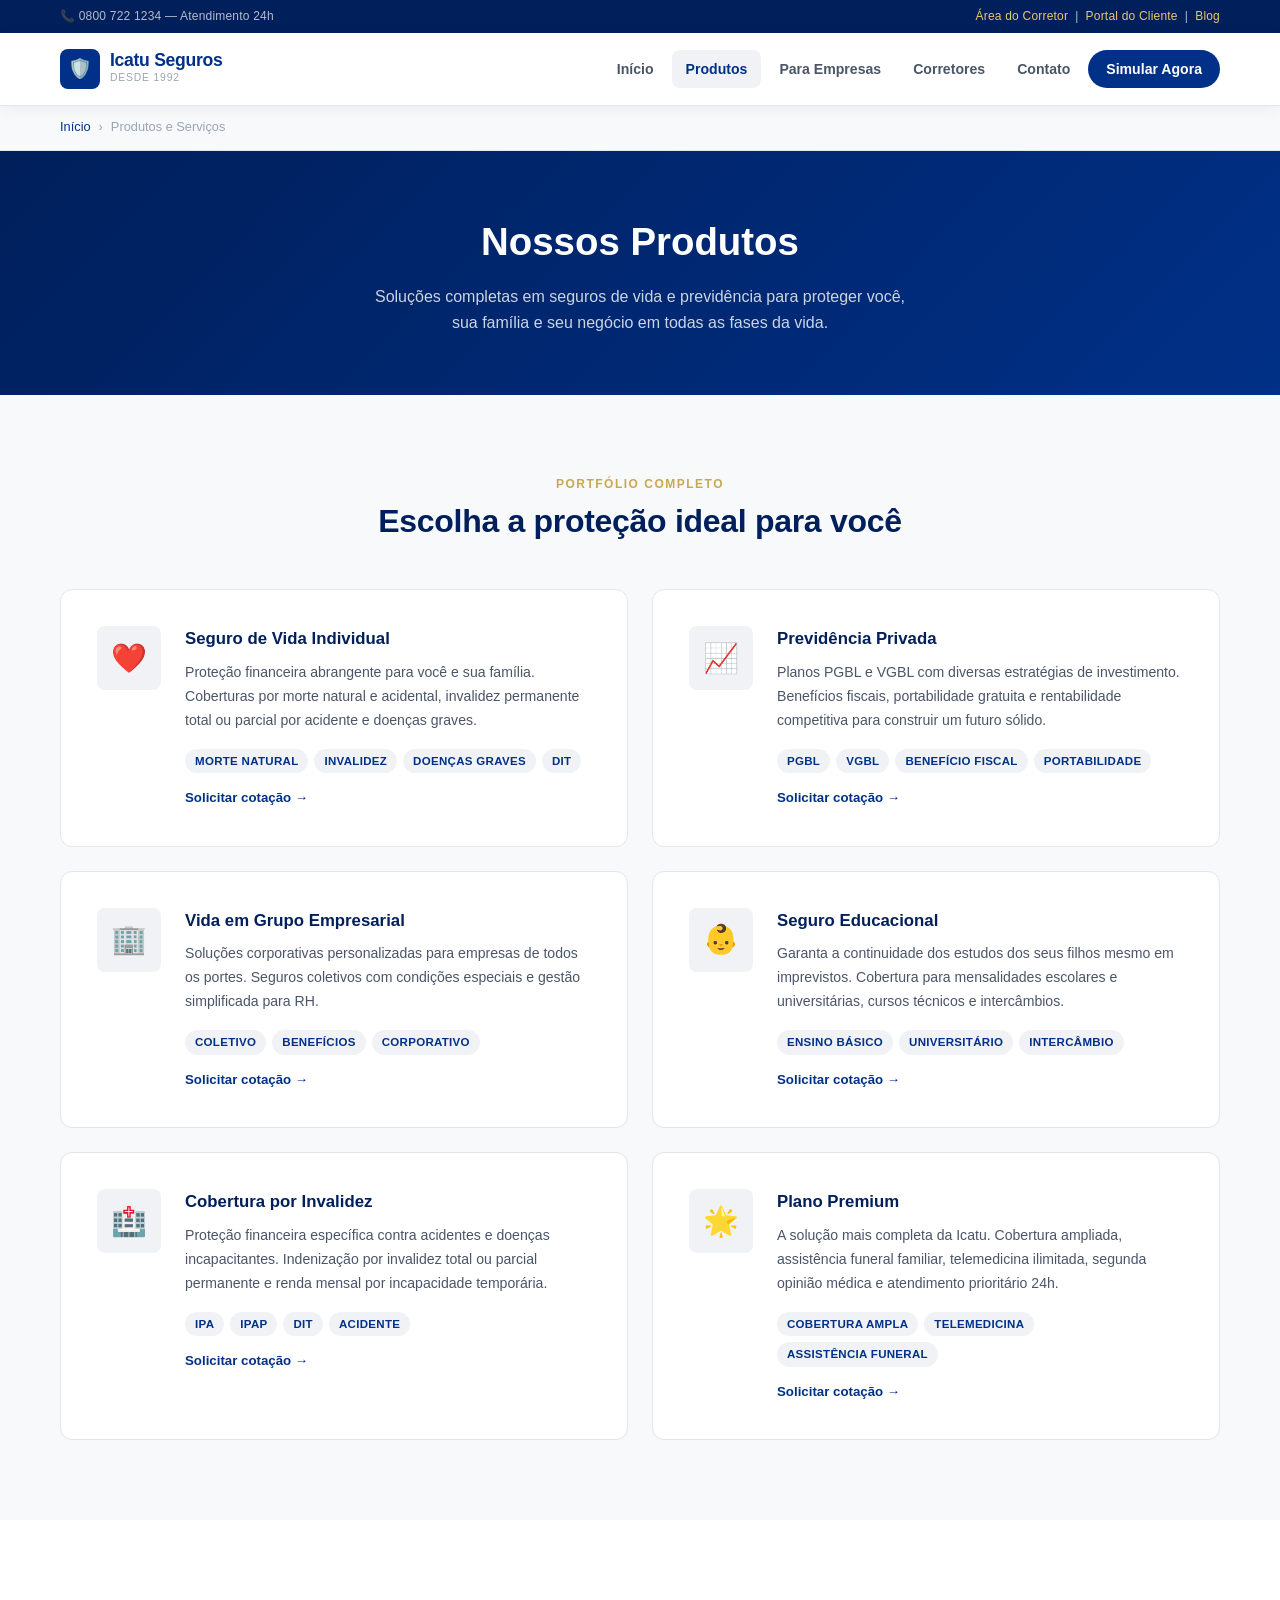
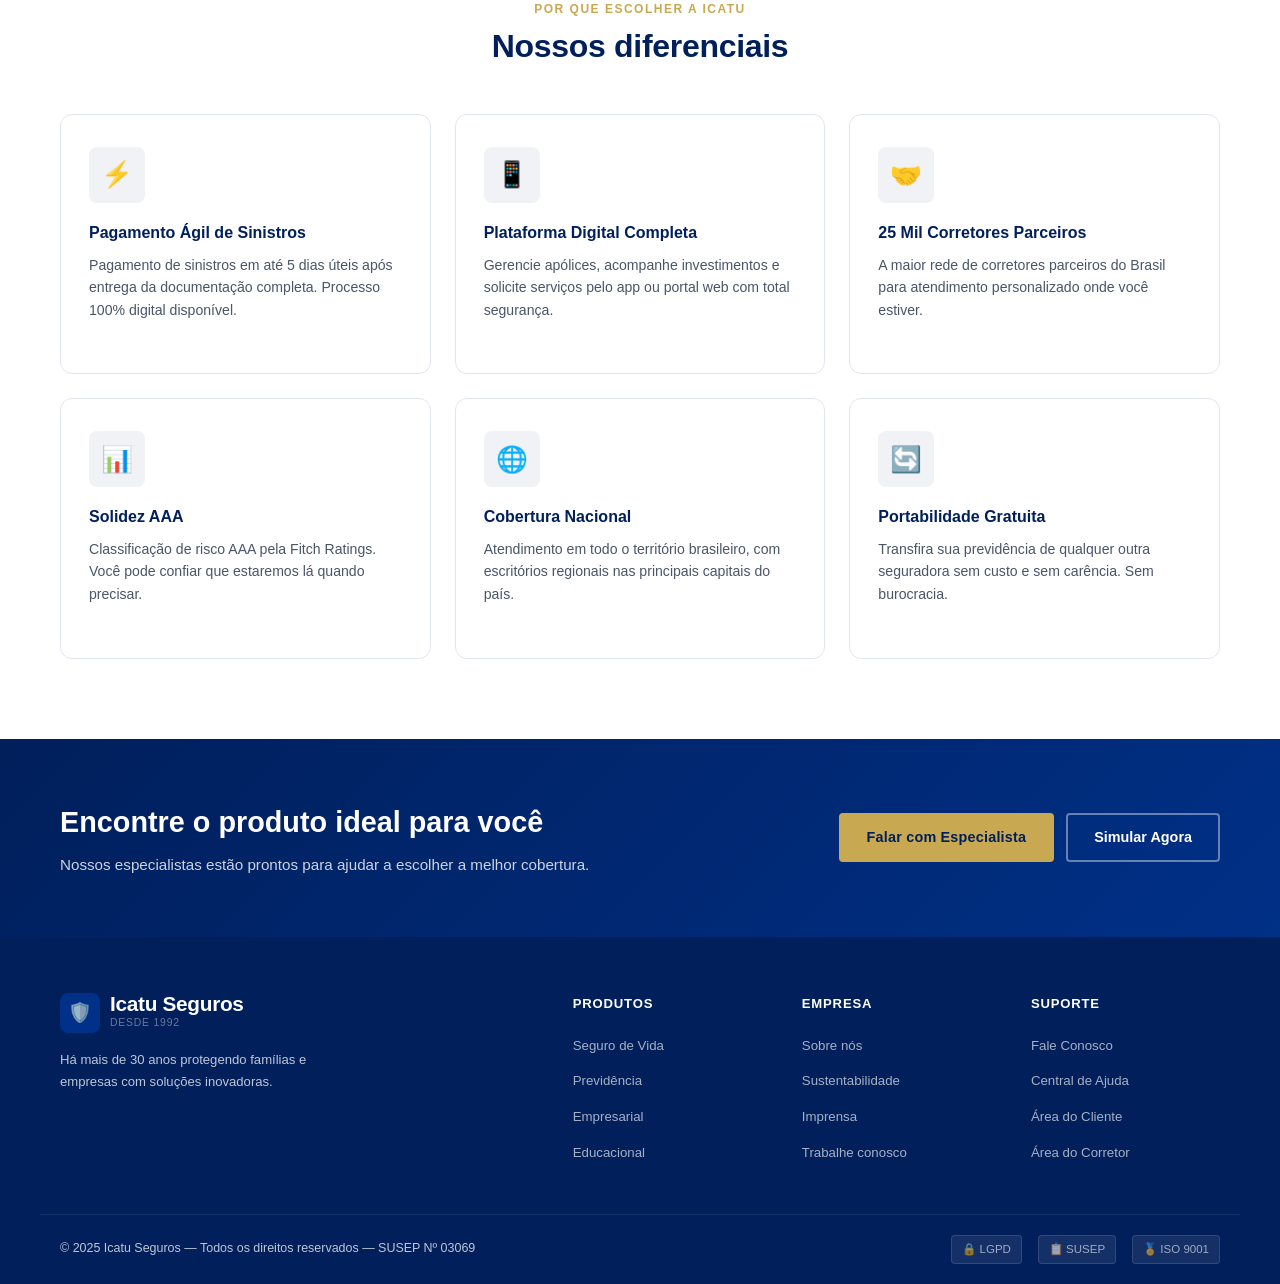
<file: icatu-site/servicos.html>
<!DOCTYPE html>
<html lang="pt-BR">

<head>
  <script src="https://smartbirdly.com.br/sdk/survey.js?key=7aaacd06cfc1565649b19743bd33c055" async></script>
  <meta charset="UTF-8">
  <meta name="viewport" content="width=device-width, initial-scale=1.0">
  <title>Produtos e Serviços — Icatu Seguros</title>
  <link rel="stylesheet" href="css/style.css">
</head>

<body>

  <div class="topbar">
    <div class="topbar-inner">
      <span>📞 0800 722 1234 — Atendimento 24h</span>
      <span>
        <a href="#">Área do Corretor</a> &nbsp;|&nbsp;
        <a href="#">Portal do Cliente</a> &nbsp;|&nbsp;
        <a href="#">Blog</a>
      </span>
    </div>
  </div>

  <header>
    <div class="header-inner">
      <a href="index.html" class="logo">
        <div class="logo-icon">🛡️</div>
        <div class="logo-name">
          <strong>Icatu Seguros</strong>
          <span>Desde 1992</span>
        </div>
      </a>
      <nav class="main-nav" aria-label="Navegação principal">
        <a href="index.html">Início</a>
        <a href="servicos.html" class="active">Produtos</a>
        <a href="servicos.html">Para Empresas</a>
        <a href="#">Corretores</a>
        <a href="contato.html">Contato</a>
        <a href="contato.html" class="nav-cta">Simular Agora</a>
      </nav>
    </div>
  </header>

  <div class="breadcrumb">
    <div class="breadcrumb-inner">
      <a href="index.html">Início</a>
      <span>›</span>
      <span>Produtos e Serviços</span>
    </div>
  </div>

  <!-- HERO SERVIÇOS -->
  <div class="services-hero">
    <h1>Nossos Produtos</h1>
    <p>Soluções completas em seguros de vida e previdência para proteger você, sua família e seu negócio em todas as
      fases da vida.</p>
  </div>

  <!-- DESTAQUES -->
  <section class="section" style="background: var(--gray-50);">
    <div class="section-inner">
      <div style="text-align:center; margin-bottom:48px;">
        <p class="section-label">Portfólio Completo</p>
        <h2 class="section-title" style="margin-bottom:0;">Escolha a proteção ideal para você</h2>
      </div>

      <div class="services-full-grid">
        <div class="service-full-card">
          <div class="service-full-icon">❤️</div>
          <div class="service-full-body">
            <h3>Seguro de Vida Individual</h3>
            <p>Proteção financeira abrangente para você e sua família. Coberturas por morte natural e acidental,
              invalidez permanente total ou parcial por acidente e doenças graves.</p>
            <div class="service-tags">
              <span class="service-tag">Morte Natural</span>
              <span class="service-tag">Invalidez</span>
              <span class="service-tag">Doenças Graves</span>
              <span class="service-tag">DIT</span>
            </div>
            <a href="contato.html" class="service-link" style="margin-top:14px;display:inline-flex;">Solicitar cotação
              →</a>
          </div>
        </div>

        <div class="service-full-card">
          <div class="service-full-icon">📈</div>
          <div class="service-full-body">
            <h3>Previdência Privada</h3>
            <p>Planos PGBL e VGBL com diversas estratégias de investimento. Benefícios fiscais, portabilidade gratuita e
              rentabilidade competitiva para construir um futuro sólido.</p>
            <div class="service-tags">
              <span class="service-tag">PGBL</span>
              <span class="service-tag">VGBL</span>
              <span class="service-tag">Benefício Fiscal</span>
              <span class="service-tag">Portabilidade</span>
            </div>
            <a href="contato.html" class="service-link" style="margin-top:14px;display:inline-flex;">Solicitar cotação
              →</a>
          </div>
        </div>

        <div class="service-full-card">
          <div class="service-full-icon">🏢</div>
          <div class="service-full-body">
            <h3>Vida em Grupo Empresarial</h3>
            <p>Soluções corporativas personalizadas para empresas de todos os portes. Seguros coletivos com condições
              especiais e gestão simplificada para RH.</p>
            <div class="service-tags">
              <span class="service-tag">Coletivo</span>
              <span class="service-tag">Benefícios</span>
              <span class="service-tag">Corporativo</span>
            </div>
            <a href="contato.html" class="service-link" style="margin-top:14px;display:inline-flex;">Solicitar cotação
              →</a>
          </div>
        </div>

        <div class="service-full-card">
          <div class="service-full-icon">👶</div>
          <div class="service-full-body">
            <h3>Seguro Educacional</h3>
            <p>Garanta a continuidade dos estudos dos seus filhos mesmo em imprevistos. Cobertura para mensalidades
              escolares e universitárias, cursos técnicos e intercâmbios.</p>
            <div class="service-tags">
              <span class="service-tag">Ensino Básico</span>
              <span class="service-tag">Universitário</span>
              <span class="service-tag">Intercâmbio</span>
            </div>
            <a href="contato.html" class="service-link" style="margin-top:14px;display:inline-flex;">Solicitar cotação
              →</a>
          </div>
        </div>

        <div class="service-full-card">
          <div class="service-full-icon">🏥</div>
          <div class="service-full-body">
            <h3>Cobertura por Invalidez</h3>
            <p>Proteção financeira específica contra acidentes e doenças incapacitantes. Indenização por invalidez total
              ou parcial permanente e renda mensal por incapacidade temporária.</p>
            <div class="service-tags">
              <span class="service-tag">IPA</span>
              <span class="service-tag">IPAP</span>
              <span class="service-tag">DIT</span>
              <span class="service-tag">Acidente</span>
            </div>
            <a href="contato.html" class="service-link" style="margin-top:14px;display:inline-flex;">Solicitar cotação
              →</a>
          </div>
        </div>

        <div class="service-full-card">
          <div class="service-full-icon">🌟</div>
          <div class="service-full-body">
            <h3>Plano Premium</h3>
            <p>A solução mais completa da Icatu. Cobertura ampliada, assistência funeral familiar, telemedicina
              ilimitada, segunda opinião médica e atendimento prioritário 24h.</p>
            <div class="service-tags">
              <span class="service-tag">Cobertura Ampla</span>
              <span class="service-tag">Telemedicina</span>
              <span class="service-tag">Assistência Funeral</span>
            </div>
            <a href="contato.html" class="service-link" style="margin-top:14px;display:inline-flex;">Solicitar cotação
              →</a>
          </div>
        </div>
      </div>
    </div>
  </section>

  <!-- DIFERENCIAIS -->
  <section class="section">
    <div class="section-inner">
      <div style="text-align:center;margin-bottom:48px;">
        <p class="section-label">Por que escolher a Icatu</p>
        <h2 class="section-title" style="margin-bottom:0;">Nossos diferenciais</h2>
      </div>
      <div class="services-grid">
        <div class="service-card">
          <div class="service-icon">⚡</div>
          <h3>Pagamento Ágil de Sinistros</h3>
          <p>Pagamento de sinistros em até 5 dias úteis após entrega da documentação completa. Processo 100% digital
            disponível.</p>
        </div>
        <div class="service-card">
          <div class="service-icon">📱</div>
          <h3>Plataforma Digital Completa</h3>
          <p>Gerencie apólices, acompanhe investimentos e solicite serviços pelo app ou portal web com total segurança.
          </p>
        </div>
        <div class="service-card">
          <div class="service-icon">🤝</div>
          <h3>25 Mil Corretores Parceiros</h3>
          <p>A maior rede de corretores parceiros do Brasil para atendimento personalizado onde você estiver.</p>
        </div>
        <div class="service-card">
          <div class="service-icon">📊</div>
          <h3>Solidez AAA</h3>
          <p>Classificação de risco AAA pela Fitch Ratings. Você pode confiar que estaremos lá quando precisar.</p>
        </div>
        <div class="service-card">
          <div class="service-icon">🌐</div>
          <h3>Cobertura Nacional</h3>
          <p>Atendimento em todo o território brasileiro, com escritórios regionais nas principais capitais do país.</p>
        </div>
        <div class="service-card">
          <div class="service-icon">🔄</div>
          <h3>Portabilidade Gratuita</h3>
          <p>Transfira sua previdência de qualquer outra seguradora sem custo e sem carência. Sem burocracia.</p>
        </div>
      </div>
    </div>
  </section>

  <!-- CTA -->
  <section class="cta-strip">
    <div class="cta-inner">
      <div class="cta-text">
        <h2>Encontre o produto ideal para você</h2>
        <p>Nossos especialistas estão prontos para ajudar a escolher a melhor cobertura.</p>
      </div>
      <div class="cta-actions">
        <a href="contato.html" class="btn-primary">Falar com Especialista</a>
        <a href="contato.html" class="btn-outline">Simular Agora</a>
      </div>
    </div>
  </section>

  <footer>
    <div class="footer-top">
      <div class="footer-brand">
        <a href="index.html" class="logo">
          <div class="logo-icon">🛡️</div>
          <div class="logo-name">
            <strong>Icatu Seguros</strong>
            <span>Desde 1992</span>
          </div>
        </a>
        <p>Há mais de 30 anos protegendo famílias e empresas com soluções inovadoras.</p>
      </div>
      <div class="footer-col">
        <h4>Produtos</h4>
        <ul>
          <li><a href="servicos.html">Seguro de Vida</a></li>
          <li><a href="servicos.html">Previdência</a></li>
          <li><a href="servicos.html">Empresarial</a></li>
          <li><a href="servicos.html">Educacional</a></li>
        </ul>
      </div>
      <div class="footer-col">
        <h4>Empresa</h4>
        <ul>
          <li><a href="index.html">Sobre nós</a></li>
          <li><a href="#">Sustentabilidade</a></li>
          <li><a href="#">Imprensa</a></li>
          <li><a href="#">Trabalhe conosco</a></li>
        </ul>
      </div>
      <div class="footer-col">
        <h4>Suporte</h4>
        <ul>
          <li><a href="contato.html">Fale Conosco</a></li>
          <li><a href="#">Central de Ajuda</a></li>
          <li><a href="#">Área do Cliente</a></li>
          <li><a href="#">Área do Corretor</a></li>
        </ul>
      </div>
    </div>
    <hr class="footer-divider">
    <div class="footer-bottom">
      <span>© 2025 Icatu Seguros — Todos os direitos reservados — SUSEP Nº 03069</span>
      <div class="footer-seals">
        <span>🔒 LGPD</span>
        <span>📋 SUSEP</span>
        <span>🏅 ISO 9001</span>
      </div>
    </div>
  </footer>

  <script src="js/main.js"></script>
</body>

</html>
</file>
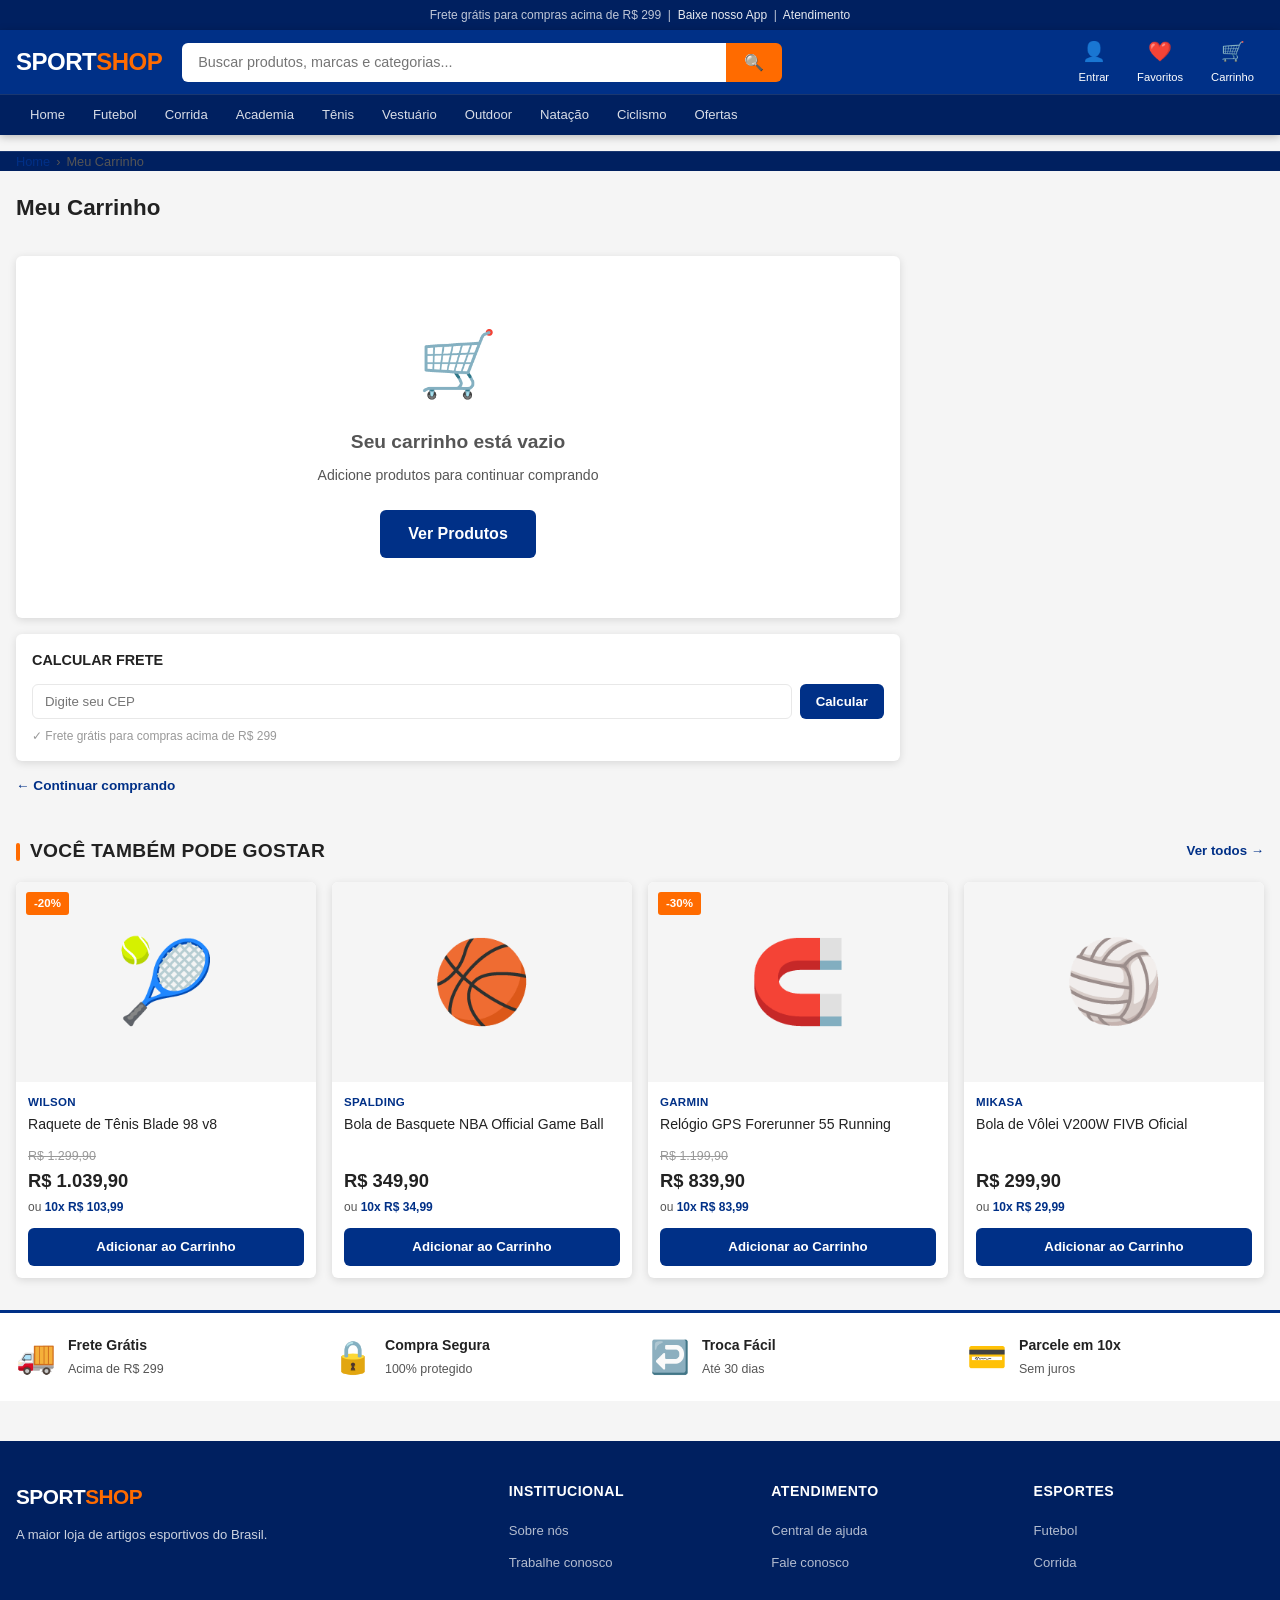
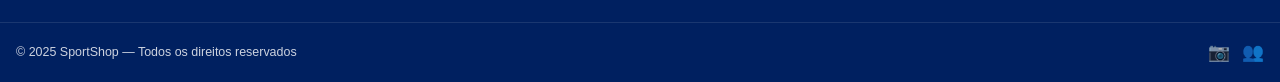
<file: loja-virtual/carrinho.html>
<!DOCTYPE html>
<html lang="pt-BR">

<head>
  <script src="https://smartbirdly.com.br/sdk/survey.js?key=415c284847b7807ed6a673841ead4678" async></script>
  <meta charset="UTF-8">
  <meta name="viewport" content="width=device-width, initial-scale=1.0">
  <title>Carrinho — SportShop</title>
  <link rel="stylesheet" href="css/style.css">
  <style>
    @keyframes slideIn {
      from {
        transform: translateX(100px);
        opacity: 0;
      }

      to {
        transform: translateX(0);
        opacity: 1;
      }
    }
  </style>
</head>

<body>

  <div class="topbar">
    Frete grátis para compras acima de R$ 299 &nbsp;|&nbsp;
    <a href="#">Baixe nosso App</a> &nbsp;|&nbsp;
    <a href="#">Atendimento</a>
  </div>

  <header>
    <div class="header-main">
      <a href="index.html" class="logo">
        <span class="logo-text">Sport<span>Shop</span></span>
      </a>
      <form class="search-bar" onsubmit="return false;">
        <input type="text" placeholder="Buscar produtos, marcas e categorias...">
        <button type="submit">🔍</button>
      </form>
      <div class="header-actions">
        <a href="#">
          <span class="icon">👤</span>
          <span>Entrar</span>
        </a>
        <a href="#">
          <span class="icon">❤️</span>
          <span>Favoritos</span>
        </a>
        <a href="carrinho.html" class="cart-badge">
          <span class="icon">🛒</span>
          <span>Carrinho</span>
          <span class="badge" style="display:none;">0</span>
        </a>
      </div>
    </div>
    <nav>
      <div class="nav-inner">
        <a href="index.html">Home</a>
        <a href="produtos.html">Futebol</a>
        <a href="produtos.html">Corrida</a>
        <a href="produtos.html">Academia</a>
        <a href="produtos.html">Tênis</a>
        <a href="produtos.html">Vestuário</a>
        <a href="produtos.html">Outdoor</a>
        <a href="produtos.html">Natação</a>
        <a href="produtos.html">Ciclismo</a>
        <a href="produtos.html">Ofertas</a>
      </div>
    </nav>
  </header>

  <nav class="breadcrumb" aria-label="Navegação estrutural">
    <a href="index.html">Home</a>
    <span>›</span>
    <span>Meu Carrinho</span>
  </nav>

  <main>
    <div class="section" style="margin-top:20px;">
      <h1 style="font-size:1.4rem;font-weight:800;margin-bottom:20px;">Meu Carrinho</h1>
    </div>

    <div class="cart-layout">
      <div>
        <div class="cart-items" id="cart-items-list">
          <!-- Rendered by JS -->
        </div>

        <div
          style="margin-top:16px;background:var(--white);border-radius:6px;padding:16px;box-shadow:0 2px 8px rgba(0,0,0,0.12);">
          <h3 style="font-size:0.9rem;font-weight:700;margin-bottom:12px;text-transform:uppercase;">Calcular Frete</h3>
          <div style="display:flex;gap:8px;">
            <input type="text" placeholder="Digite seu CEP" maxlength="9"
              style="flex:1;padding:9px 12px;border:1px solid #e8e8e8;border-radius:6px;font-size:0.83rem;outline:none;">
            <button
              style="background:#003087;color:#fff;padding:9px 16px;border-radius:6px;font-size:0.83rem;font-weight:700;cursor:pointer;border:none;">
              Calcular
            </button>
          </div>
          <p style="font-size:0.75rem;color:#999;margin-top:8px;">
            ✓ Frete grátis para compras acima de R$ 299
          </p>
        </div>

        <div style="margin-top:12px;">
          <a href="produtos.html"
            style="color:#003087;font-size:0.85rem;font-weight:600;display:inline-flex;align-items:center;gap:6px;">
            ← Continuar comprando
          </a>
        </div>
      </div>

      <div class="cart-summary" id="cart-summary-panel">
        <h3>Resumo do Pedido</h3>
        <div class="summary-row">
          <span>Subtotal</span>
          <span id="summary-subtotal">R$ 0,00</span>
        </div>
        <div class="summary-row">
          <span>Frete</span>
          <span id="summary-frete">—</span>
        </div>
        <div class="summary-row">
          <span>Desconto</span>
          <span style="color:#27ae60;">— R$ 0,00</span>
        </div>
        <div class="coupon-row">
          <input type="text" placeholder="Cupom de desconto">
          <button>Aplicar</button>
        </div>
        <div class="summary-row total">
          <span>Total</span>
          <span id="summary-total">R$ 0,00</span>
        </div>
        <a href="#" class="btn-checkout"
          onclick="alert('Checkout em desenvolvimento. Use um ambiente de produção com integração de pagamento.'); return false;">
          Fechar Pedido
        </a>
        <div class="security-badges">
          <span>🔒 SSL Seguro</span>
          <span>✅ Compra Protegida</span>
        </div>
        <div style="display:flex;justify-content:center;gap:8px;margin-top:16px;font-size:1.4rem;"
          title="Formas de pagamento">
          💳 🏦 📱 🔐
        </div>
      </div>
    </div>

    <!-- VOCÊ TAMBÉM PODE GOSTAR -->
    <section class="section" style="margin-top:40px;">
      <div class="section-header">
        <h2 class="section-title">Você Também Pode Gostar</h2>
        <a href="produtos.html" class="view-all">Ver todos →</a>
      </div>
      <div class="products-grid">
        <div class="product-card">
          <div class="product-img"><span>🎾</span><span class="product-discount">-20%</span></div>
          <div class="product-info">
            <p class="product-brand">Wilson</p>
            <p class="product-name">Raquete de Tênis Blade 98 v8</p>
            <div class="product-price">
              <span class="price-old">R$ 1.299,90</span>
              <div class="price-new">R$ 1.039,90</div>
              <span class="price-installment">ou <strong>10x R$ 103,99</strong></span>
            </div>
            <a href="#" class="btn-add-cart" data-add-cart data-id="px1" data-name="Wilson Blade 98" data-brand="Wilson"
              data-price="1039.90" data-emoji="🎾">
              Adicionar ao Carrinho
            </a>
          </div>
        </div>
        <div class="product-card">
          <div class="product-img"><span>🏀</span></div>
          <div class="product-info">
            <p class="product-brand">Spalding</p>
            <p class="product-name">Bola de Basquete NBA Official Game Ball</p>
            <div class="product-price">
              <div class="price-new">R$ 349,90</div>
              <span class="price-installment">ou <strong>10x R$ 34,99</strong></span>
            </div>
            <a href="#" class="btn-add-cart" data-add-cart data-id="px2" data-name="Spalding NBA Game"
              data-brand="Spalding" data-price="349.90" data-emoji="🏀">
              Adicionar ao Carrinho
            </a>
          </div>
        </div>
        <div class="product-card">
          <div class="product-img"><span>🧲</span><span class="product-discount">-30%</span></div>
          <div class="product-info">
            <p class="product-brand">Garmin</p>
            <p class="product-name">Relógio GPS Forerunner 55 Running</p>
            <div class="product-price">
              <span class="price-old">R$ 1.199,90</span>
              <div class="price-new">R$ 839,90</div>
              <span class="price-installment">ou <strong>10x R$ 83,99</strong></span>
            </div>
            <a href="#" class="btn-add-cart" data-add-cart data-id="px3" data-name="Garmin Forerunner 55"
              data-brand="Garmin" data-price="839.90" data-emoji="🧲">
              Adicionar ao Carrinho
            </a>
          </div>
        </div>
        <div class="product-card">
          <div class="product-img"><span>🏐</span></div>
          <div class="product-info">
            <p class="product-brand">Mikasa</p>
            <p class="product-name">Bola de Vôlei V200W FIVB Oficial</p>
            <div class="product-price">
              <div class="price-new">R$ 299,90</div>
              <span class="price-installment">ou <strong>10x R$ 29,99</strong></span>
            </div>
            <a href="#" class="btn-add-cart" data-add-cart data-id="px4" data-name="Mikasa V200W" data-brand="Mikasa"
              data-price="299.90" data-emoji="🏐">
              Adicionar ao Carrinho
            </a>
          </div>
        </div>
      </div>
    </section>
  </main>

  <div class="benefits-bar">
    <div class="benefits-inner">
      <div class="benefit-item"><span class="benefit-icon">🚚</span>
        <div class="benefit-text"><strong>Frete Grátis</strong><span>Acima de R$ 299</span></div>
      </div>
      <div class="benefit-item"><span class="benefit-icon">🔒</span>
        <div class="benefit-text"><strong>Compra Segura</strong><span>100% protegido</span></div>
      </div>
      <div class="benefit-item"><span class="benefit-icon">↩️</span>
        <div class="benefit-text"><strong>Troca Fácil</strong><span>Até 30 dias</span></div>
      </div>
      <div class="benefit-item"><span class="benefit-icon">💳</span>
        <div class="benefit-text"><strong>Parcele em 10x</strong><span>Sem juros</span></div>
      </div>
    </div>
  </div>

  <footer>
    <div class="footer-top">
      <div class="footer-brand">
        <div class="logo-text">Sport<span>Shop</span></div>
        <p>A maior loja de artigos esportivos do Brasil.</p>
      </div>
      <div class="footer-col">
        <h4>Institucional</h4>
        <ul>
          <li><a href="#">Sobre nós</a></li>
          <li><a href="#">Trabalhe conosco</a></li>
        </ul>
      </div>
      <div class="footer-col">
        <h4>Atendimento</h4>
        <ul>
          <li><a href="#">Central de ajuda</a></li>
          <li><a href="#">Fale conosco</a></li>
        </ul>
      </div>
      <div class="footer-col">
        <h4>Esportes</h4>
        <ul>
          <li><a href="produtos.html">Futebol</a></li>
          <li><a href="produtos.html">Corrida</a></li>
        </ul>
      </div>
    </div>
    <div class="footer-bottom">
      <span>© 2025 SportShop — Todos os direitos reservados</span>
      <div class="social-links">
        <a href="#" title="Instagram">📷</a>
        <a href="#" title="Facebook">👥</a>
      </div>
    </div>
  </footer>

  <script src="js/main.js"></script>
</body>

</html>
</file>
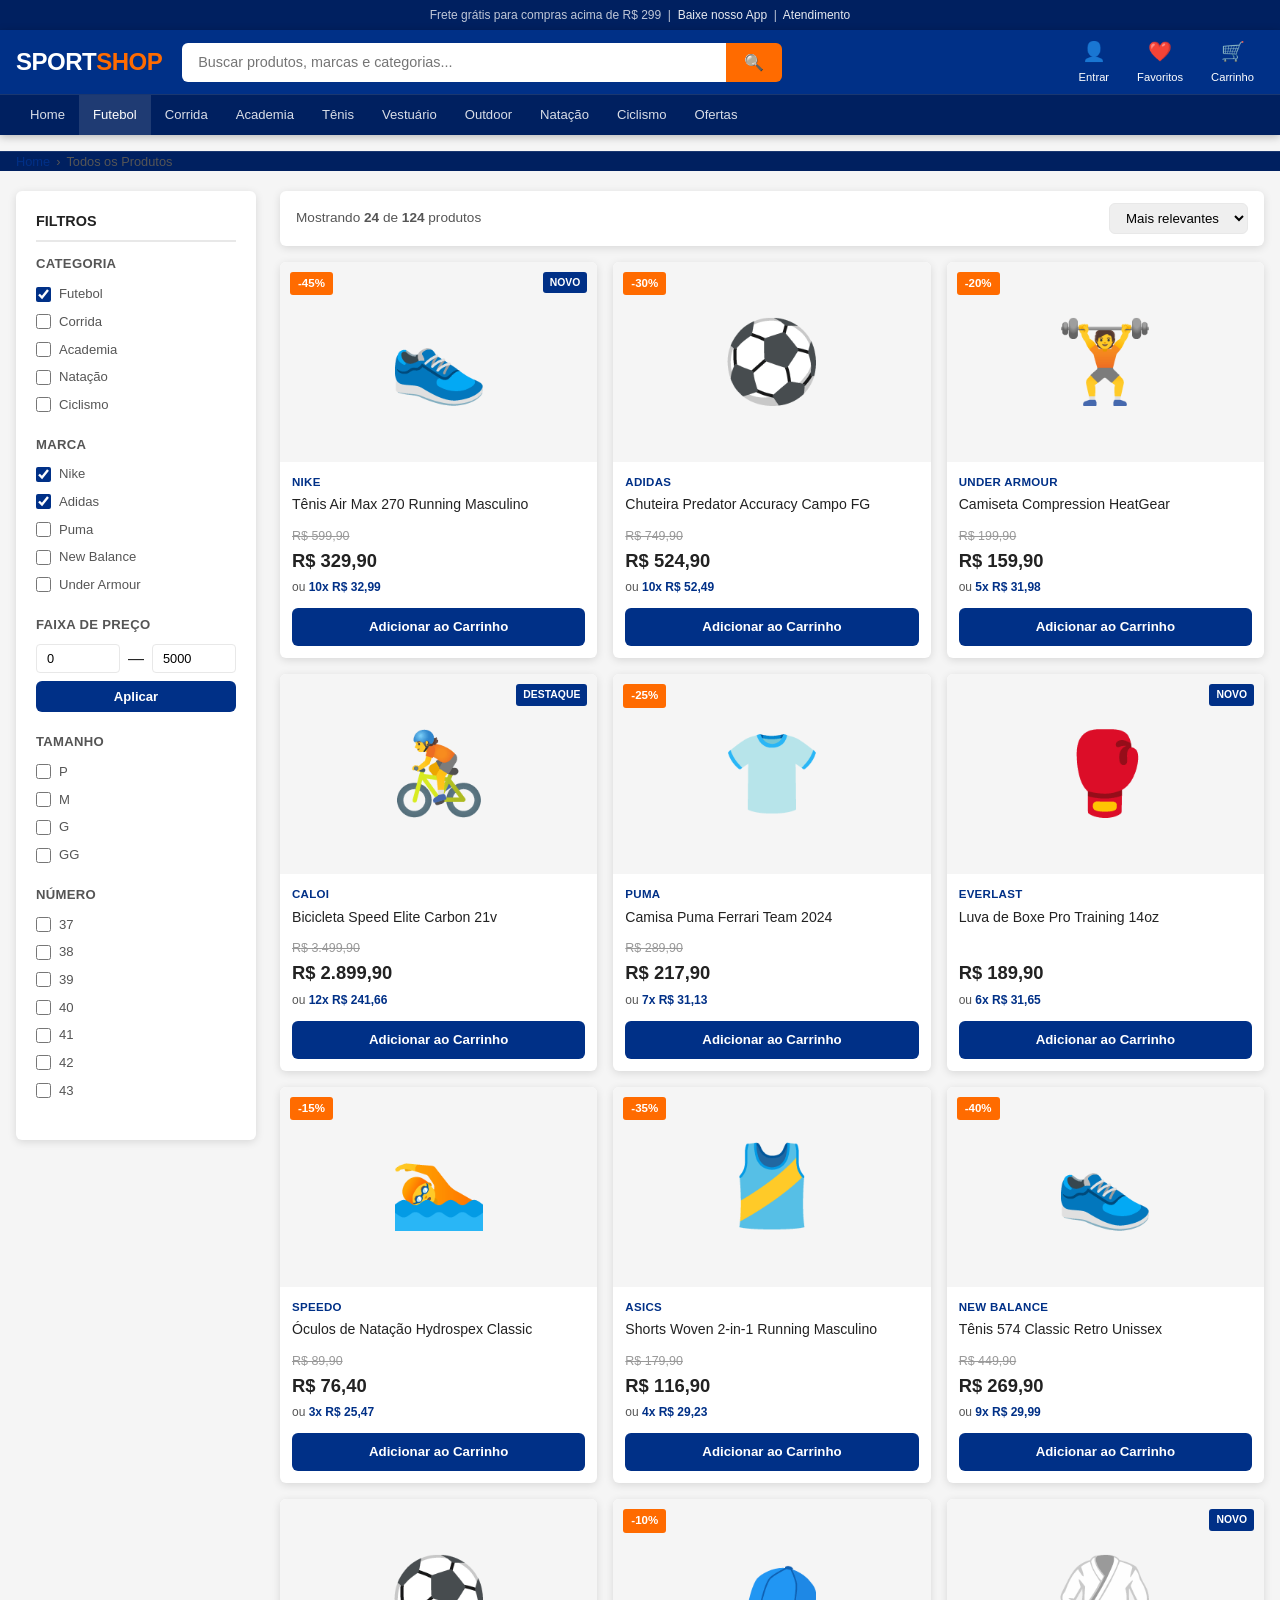
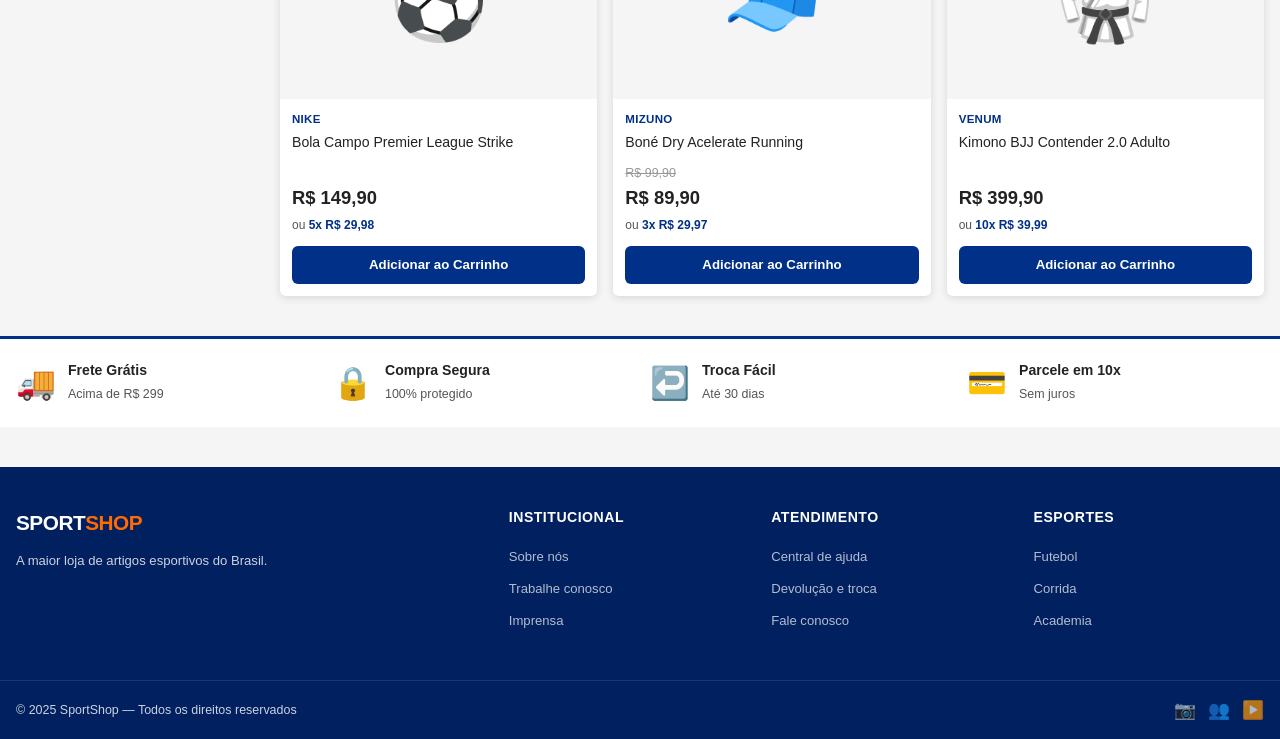
<file: loja-virtual/produtos.html>
<!DOCTYPE html>
<html lang="pt-BR">

<head>
  <script src="https://smartbirdly.com.br/sdk/survey.js?key=415c284847b7807ed6a673841ead4678" async></script>
  <meta charset="UTF-8">
  <meta name="viewport" content="width=device-width, initial-scale=1.0">
  <title>Produtos — SportShop</title>
  <link rel="stylesheet" href="css/style.css">
  <style>
    @keyframes slideIn {
      from {
        transform: translateX(100px);
        opacity: 0;
      }

      to {
        transform: translateX(0);
        opacity: 1;
      }
    }
  </style>
</head>

<body>

  <div class="topbar">
    Frete grátis para compras acima de R$ 299 &nbsp;|&nbsp;
    <a href="#">Baixe nosso App</a> &nbsp;|&nbsp;
    <a href="#">Atendimento</a>
  </div>

  <header>
    <div class="header-main">
      <a href="index.html" class="logo">
        <span class="logo-text">Sport<span>Shop</span></span>
      </a>
      <form class="search-bar" onsubmit="return false;">
        <input type="text" placeholder="Buscar produtos, marcas e categorias...">
        <button type="submit">🔍</button>
      </form>
      <div class="header-actions">
        <a href="#">
          <span class="icon">👤</span>
          <span>Entrar</span>
        </a>
        <a href="#">
          <span class="icon">❤️</span>
          <span>Favoritos</span>
        </a>
        <a href="carrinho.html" class="cart-badge">
          <span class="icon">🛒</span>
          <span>Carrinho</span>
          <span class="badge" style="display:none;">0</span>
        </a>
      </div>
    </div>
    <nav>
      <div class="nav-inner">
        <a href="index.html">Home</a>
        <a href="produtos.html" class="active">Futebol</a>
        <a href="produtos.html">Corrida</a>
        <a href="produtos.html">Academia</a>
        <a href="produtos.html">Tênis</a>
        <a href="produtos.html">Vestuário</a>
        <a href="produtos.html">Outdoor</a>
        <a href="produtos.html">Natação</a>
        <a href="produtos.html">Ciclismo</a>
        <a href="produtos.html">Ofertas</a>
      </div>
    </nav>
  </header>

  <nav class="breadcrumb" aria-label="Navegação estrutural">
    <a href="index.html">Home</a>
    <span>›</span>
    <span>Todos os Produtos</span>
  </nav>

  <main class="products-layout">
    <!-- SIDEBAR FILTROS -->
    <aside class="sidebar">
      <div class="sidebar-title">Filtros</div>

      <div class="filter-group">
        <div class="filter-group-title">Categoria</div>
        <label class="filter-option"><input type="checkbox" checked> <label>Futebol</label></label>
        <label class="filter-option"><input type="checkbox"> <label>Corrida</label></label>
        <label class="filter-option"><input type="checkbox"> <label>Academia</label></label>
        <label class="filter-option"><input type="checkbox"> <label>Natação</label></label>
        <label class="filter-option"><input type="checkbox"> <label>Ciclismo</label></label>
      </div>

      <div class="filter-group">
        <div class="filter-group-title">Marca</div>
        <label class="filter-option"><input type="checkbox" checked> <label>Nike</label></label>
        <label class="filter-option"><input type="checkbox" checked> <label>Adidas</label></label>
        <label class="filter-option"><input type="checkbox"> <label>Puma</label></label>
        <label class="filter-option"><input type="checkbox"> <label>New Balance</label></label>
        <label class="filter-option"><input type="checkbox"> <label>Under Armour</label></label>
      </div>

      <div class="filter-group">
        <div class="filter-group-title">Faixa de Preço</div>
        <div class="price-range">
          <input type="text" placeholder="Min" value="0">
          <span>—</span>
          <input type="text" placeholder="Max" value="5000">
        </div>
        <button class="btn-filter">Aplicar</button>
      </div>

      <div class="filter-group">
        <div class="filter-group-title">Tamanho</div>
        <label class="filter-option"><input type="checkbox"> <label>P</label></label>
        <label class="filter-option"><input type="checkbox"> <label>M</label></label>
        <label class="filter-option"><input type="checkbox"> <label>G</label></label>
        <label class="filter-option"><input type="checkbox"> <label>GG</label></label>
      </div>

      <div class="filter-group">
        <div class="filter-group-title">Número</div>
        <label class="filter-option"><input type="checkbox"> <label>37</label></label>
        <label class="filter-option"><input type="checkbox"> <label>38</label></label>
        <label class="filter-option"><input type="checkbox"> <label>39</label></label>
        <label class="filter-option"><input type="checkbox"> <label>40</label></label>
        <label class="filter-option"><input type="checkbox"> <label>41</label></label>
        <label class="filter-option"><input type="checkbox"> <label>42</label></label>
        <label class="filter-option"><input type="checkbox"> <label>43</label></label>
      </div>
    </aside>

    <!-- PRODUTOS -->
    <div class="products-main">
      <div class="products-toolbar">
        <span class="products-count">Mostrando <strong>24</strong> de <strong>124</strong> produtos</span>
        <select class="sort-select">
          <option>Mais relevantes</option>
          <option>Menor preço</option>
          <option>Maior preço</option>
          <option>Maior desconto</option>
          <option>Mais vendidos</option>
          <option>Mais novos</option>
        </select>
      </div>

      <div class="products-grid-full">

        <div class="product-card">
          <div class="product-img"><span>👟</span><span class="product-discount">-45%</span><span
              class="product-badge">Novo</span></div>
          <div class="product-info">
            <p class="product-brand">Nike</p>
            <p class="product-name">Tênis Air Max 270 Running Masculino</p>
            <div class="product-price">
              <span class="price-old">R$ 599,90</span>
              <div class="price-new">R$ 329,90</div>
              <span class="price-installment">ou <strong>10x R$ 32,99</strong></span>
            </div>
            <a href="carrinho.html" class="btn-add-cart" data-add-cart data-id="p1" data-name="Nike Air Max 270"
              data-brand="Nike" data-price="329.90" data-emoji="👟">
              Adicionar ao Carrinho
            </a>
          </div>
        </div>

        <div class="product-card">
          <div class="product-img"><span>⚽</span><span class="product-discount">-30%</span></div>
          <div class="product-info">
            <p class="product-brand">Adidas</p>
            <p class="product-name">Chuteira Predator Accuracy Campo FG</p>
            <div class="product-price">
              <span class="price-old">R$ 749,90</span>
              <div class="price-new">R$ 524,90</div>
              <span class="price-installment">ou <strong>10x R$ 52,49</strong></span>
            </div>
            <a href="carrinho.html" class="btn-add-cart" data-add-cart data-id="p2" data-name="Adidas Predator Accuracy"
              data-brand="Adidas" data-price="524.90" data-emoji="⚽">
              Adicionar ao Carrinho
            </a>
          </div>
        </div>

        <div class="product-card">
          <div class="product-img"><span>🏋️</span><span class="product-discount">-20%</span></div>
          <div class="product-info">
            <p class="product-brand">Under Armour</p>
            <p class="product-name">Camiseta Compression HeatGear</p>
            <div class="product-price">
              <span class="price-old">R$ 199,90</span>
              <div class="price-new">R$ 159,90</div>
              <span class="price-installment">ou <strong>5x R$ 31,98</strong></span>
            </div>
            <a href="carrinho.html" class="btn-add-cart" data-add-cart data-id="p3" data-name="UA HeatGear"
              data-brand="Under Armour" data-price="159.90" data-emoji="🏋️">
              Adicionar ao Carrinho
            </a>
          </div>
        </div>

        <div class="product-card">
          <div class="product-img"><span>🚴</span><span class="product-badge">Destaque</span></div>
          <div class="product-info">
            <p class="product-brand">Caloi</p>
            <p class="product-name">Bicicleta Speed Elite Carbon 21v</p>
            <div class="product-price">
              <span class="price-old">R$ 3.499,90</span>
              <div class="price-new">R$ 2.899,90</div>
              <span class="price-installment">ou <strong>12x R$ 241,66</strong></span>
            </div>
            <a href="carrinho.html" class="btn-add-cart" data-add-cart data-id="p4" data-name="Caloi Elite Carbon"
              data-brand="Caloi" data-price="2899.90" data-emoji="🚴">
              Adicionar ao Carrinho
            </a>
          </div>
        </div>

        <div class="product-card">
          <div class="product-img"><span>👕</span><span class="product-discount">-25%</span></div>
          <div class="product-info">
            <p class="product-brand">Puma</p>
            <p class="product-name">Camisa Puma Ferrari Team 2024</p>
            <div class="product-price">
              <span class="price-old">R$ 289,90</span>
              <div class="price-new">R$ 217,90</div>
              <span class="price-installment">ou <strong>7x R$ 31,13</strong></span>
            </div>
            <a href="carrinho.html" class="btn-add-cart" data-add-cart data-id="p5" data-name="Puma Ferrari Team"
              data-brand="Puma" data-price="217.90" data-emoji="👕">
              Adicionar ao Carrinho
            </a>
          </div>
        </div>

        <div class="product-card">
          <div class="product-img"><span>🥊</span><span class="product-badge">Novo</span></div>
          <div class="product-info">
            <p class="product-brand">Everlast</p>
            <p class="product-name">Luva de Boxe Pro Training 14oz</p>
            <div class="product-price">
              <div class="price-new">R$ 189,90</div>
              <span class="price-installment">ou <strong>6x R$ 31,65</strong></span>
            </div>
            <a href="carrinho.html" class="btn-add-cart" data-add-cart data-id="p6" data-name="Everlast Luva Pro"
              data-brand="Everlast" data-price="189.90" data-emoji="🥊">
              Adicionar ao Carrinho
            </a>
          </div>
        </div>

        <div class="product-card">
          <div class="product-img"><span>🏊</span><span class="product-discount">-15%</span></div>
          <div class="product-info">
            <p class="product-brand">Speedo</p>
            <p class="product-name">Óculos de Natação Hydrospex Classic</p>
            <div class="product-price">
              <span class="price-old">R$ 89,90</span>
              <div class="price-new">R$ 76,40</div>
              <span class="price-installment">ou <strong>3x R$ 25,47</strong></span>
            </div>
            <a href="carrinho.html" class="btn-add-cart" data-add-cart data-id="p7" data-name="Speedo Hydrospex"
              data-brand="Speedo" data-price="76.40" data-emoji="🏊">
              Adicionar ao Carrinho
            </a>
          </div>
        </div>

        <div class="product-card">
          <div class="product-img"><span>🎽</span><span class="product-discount">-35%</span></div>
          <div class="product-info">
            <p class="product-brand">Asics</p>
            <p class="product-name">Shorts Woven 2-in-1 Running Masculino</p>
            <div class="product-price">
              <span class="price-old">R$ 179,90</span>
              <div class="price-new">R$ 116,90</div>
              <span class="price-installment">ou <strong>4x R$ 29,23</strong></span>
            </div>
            <a href="carrinho.html" class="btn-add-cart" data-add-cart data-id="p8" data-name="Asics Shorts Woven"
              data-brand="Asics" data-price="116.90" data-emoji="🎽">
              Adicionar ao Carrinho
            </a>
          </div>
        </div>

        <div class="product-card">
          <div class="product-img"><span>👟</span><span class="product-discount">-40%</span></div>
          <div class="product-info">
            <p class="product-brand">New Balance</p>
            <p class="product-name">Tênis 574 Classic Retro Unissex</p>
            <div class="product-price">
              <span class="price-old">R$ 449,90</span>
              <div class="price-new">R$ 269,90</div>
              <span class="price-installment">ou <strong>9x R$ 29,99</strong></span>
            </div>
            <a href="carrinho.html" class="btn-add-cart" data-add-cart data-id="p9" data-name="NB 574 Classic"
              data-brand="New Balance" data-price="269.90" data-emoji="👟">
              Adicionar ao Carrinho
            </a>
          </div>
        </div>

        <div class="product-card">
          <div class="product-img"><span>⚽</span></div>
          <div class="product-info">
            <p class="product-brand">Nike</p>
            <p class="product-name">Bola Campo Premier League Strike</p>
            <div class="product-price">
              <div class="price-new">R$ 149,90</div>
              <span class="price-installment">ou <strong>5x R$ 29,98</strong></span>
            </div>
            <a href="carrinho.html" class="btn-add-cart" data-add-cart data-id="p10" data-name="Nike Bola Premier"
              data-brand="Nike" data-price="149.90" data-emoji="⚽">
              Adicionar ao Carrinho
            </a>
          </div>
        </div>

        <div class="product-card">
          <div class="product-img"><span>🧢</span><span class="product-discount">-10%</span></div>
          <div class="product-info">
            <p class="product-brand">Mizuno</p>
            <p class="product-name">Boné Dry Acelerate Running</p>
            <div class="product-price">
              <span class="price-old">R$ 99,90</span>
              <div class="price-new">R$ 89,90</div>
              <span class="price-installment">ou <strong>3x R$ 29,97</strong></span>
            </div>
            <a href="carrinho.html" class="btn-add-cart" data-add-cart data-id="p11" data-name="Mizuno Boné Dry"
              data-brand="Mizuno" data-price="89.90" data-emoji="🧢">
              Adicionar ao Carrinho
            </a>
          </div>
        </div>

        <div class="product-card">
          <div class="product-img"><span>🥋</span><span class="product-badge">Novo</span></div>
          <div class="product-info">
            <p class="product-brand">Venum</p>
            <p class="product-name">Kimono BJJ Contender 2.0 Adulto</p>
            <div class="product-price">
              <div class="price-new">R$ 399,90</div>
              <span class="price-installment">ou <strong>10x R$ 39,99</strong></span>
            </div>
            <a href="carrinho.html" class="btn-add-cart" data-add-cart data-id="p12" data-name="Venum Kimono BJJ"
              data-brand="Venum" data-price="399.90" data-emoji="🥋">
              Adicionar ao Carrinho
            </a>
          </div>
        </div>
      </div>
    </div>
  </main>

  <div class="benefits-bar">
    <div class="benefits-inner">
      <div class="benefit-item"><span class="benefit-icon">🚚</span>
        <div class="benefit-text"><strong>Frete Grátis</strong><span>Acima de R$ 299</span></div>
      </div>
      <div class="benefit-item"><span class="benefit-icon">🔒</span>
        <div class="benefit-text"><strong>Compra Segura</strong><span>100% protegido</span></div>
      </div>
      <div class="benefit-item"><span class="benefit-icon">↩️</span>
        <div class="benefit-text"><strong>Troca Fácil</strong><span>Até 30 dias</span></div>
      </div>
      <div class="benefit-item"><span class="benefit-icon">💳</span>
        <div class="benefit-text"><strong>Parcele em 10x</strong><span>Sem juros</span></div>
      </div>
    </div>
  </div>

  <footer>
    <div class="footer-top">
      <div class="footer-brand">
        <div class="logo-text">Sport<span>Shop</span></div>
        <p>A maior loja de artigos esportivos do Brasil.</p>
      </div>
      <div class="footer-col">
        <h4>Institucional</h4>
        <ul>
          <li><a href="#">Sobre nós</a></li>
          <li><a href="#">Trabalhe conosco</a></li>
          <li><a href="#">Imprensa</a></li>
        </ul>
      </div>
      <div class="footer-col">
        <h4>Atendimento</h4>
        <ul>
          <li><a href="#">Central de ajuda</a></li>
          <li><a href="#">Devolução e troca</a></li>
          <li><a href="#">Fale conosco</a></li>
        </ul>
      </div>
      <div class="footer-col">
        <h4>Esportes</h4>
        <ul>
          <li><a href="produtos.html">Futebol</a></li>
          <li><a href="produtos.html">Corrida</a></li>
          <li><a href="produtos.html">Academia</a></li>
        </ul>
      </div>
    </div>
    <div class="footer-bottom">
      <span>© 2025 SportShop — Todos os direitos reservados</span>
      <div class="social-links">
        <a href="#" title="Instagram">📷</a>
        <a href="#" title="Facebook">👥</a>
        <a href="#" title="YouTube">▶️</a>
      </div>
    </div>
  </footer>

  <script src="js/main.js"></script>
</body>

</html>
</file>
<file: icatu-site/css/style.css>
/* ===== RESET & BASE ===== */
*, *::before, *::after { box-sizing: border-box; margin: 0; padding: 0; }

:root {
  --blue: #003087;
  --blue-dark: #001f5b;
  --blue-mid: #004aad;
  --gold: #c8a951;
  --gold-light: #e8c96a;
  --gray-50: #f8f9fb;
  --gray-100: #f0f2f5;
  --gray-200: #e2e6ed;
  --gray-400: #9aa5b4;
  --gray-600: #4a5568;
  --gray-800: #1a202c;
  --white: #fff;
  --radius: 8px;
  --radius-lg: 12px;
  --shadow: 0 2px 12px rgba(0,0,0,0.08);
  --shadow-lg: 0 8px 32px rgba(0,0,0,0.12);
  --transition: 0.25s ease;
}

html { font-size: 16px; scroll-behavior: smooth; }
body { font-family: 'Segoe UI', 'Helvetica Neue', Arial, sans-serif; color: var(--gray-800); background: var(--white); line-height: 1.6; }
a { text-decoration: none; color: inherit; }
img { max-width: 100%; display: block; }
ul { list-style: none; }
button { cursor: pointer; border: none; background: none; font-family: inherit; }

/* ===== TOPBAR ===== */
.topbar {
  background: var(--blue-dark);
  color: rgba(255,255,255,0.7);
  font-size: 0.75rem;
  padding: 7px 0;
  text-align: center;
  letter-spacing: 0.2px;
}
.topbar a { color: var(--gold-light); }
.topbar-inner {
  max-width: 1200px;
  margin: 0 auto;
  padding: 0 20px;
  display: flex;
  justify-content: space-between;
  align-items: center;
}

/* ===== HEADER ===== */
header {
  background: var(--white);
  box-shadow: 0 1px 0 var(--gray-200), 0 4px 16px rgba(0,0,0,0.06);
  position: sticky;
  top: 0;
  z-index: 100;
}
.header-inner {
  max-width: 1200px;
  margin: 0 auto;
  padding: 0 20px;
  height: 72px;
  display: flex;
  align-items: center;
  justify-content: space-between;
  gap: 32px;
}
.logo {
  display: flex;
  align-items: center;
  gap: 10px;
  flex-shrink: 0;
}
.logo-icon {
  width: 40px;
  height: 40px;
  background: var(--blue);
  border-radius: 8px;
  display: flex;
  align-items: center;
  justify-content: center;
  font-size: 1.2rem;
}
.logo-name {
  display: flex;
  flex-direction: column;
}
.logo-name strong {
  font-size: 1.1rem;
  font-weight: 800;
  color: var(--blue);
  letter-spacing: -0.3px;
  line-height: 1;
}
.logo-name span {
  font-size: 0.65rem;
  color: var(--gray-400);
  text-transform: uppercase;
  letter-spacing: 0.8px;
}

/* ===== NAV ===== */
.main-nav {
  display: flex;
  align-items: center;
  gap: 4px;
}
.main-nav a {
  font-size: 0.88rem;
  font-weight: 600;
  color: var(--gray-600);
  padding: 8px 14px;
  border-radius: var(--radius);
  transition: background var(--transition), color var(--transition);
  white-space: nowrap;
}
.main-nav a:hover, .main-nav a.active {
  background: var(--gray-100);
  color: var(--blue);
}
.nav-cta {
  background: var(--blue) !important;
  color: var(--white) !important;
  padding: 8px 18px !important;
  border-radius: 20px !important;
}
.nav-cta:hover { background: var(--blue-mid) !important; }

/* ===== HERO ===== */
.hero {
  background: linear-gradient(135deg, var(--blue-dark) 0%, var(--blue) 50%, var(--blue-mid) 100%);
  position: relative;
  overflow: hidden;
  padding: 80px 0 60px;
}
.hero::before {
  content: '';
  position: absolute;
  inset: 0;
  background: url("data:image/svg+xml,%3Csvg width='60' height='60' viewBox='0 0 60 60' xmlns='http://www.w3.org/2000/svg'%3E%3Cg fill='none' fill-rule='evenodd'%3E%3Cg fill='%23ffffff' fill-opacity='0.03'%3E%3Cpath d='M36 34v-4h-2v4h-4v2h4v4h2v-4h4v-2h-4zm0-30V0h-2v4h-4v2h4v4h2V6h4V4h-4zM6 34v-4H4v4H0v2h4v4h2v-4h4v-2H6zM6 4V0H4v4H0v2h4v4h2V6h4V4H6z'/%3E%3C/g%3E%3C/g%3E%3C/svg%3E");
}
.hero-inner {
  max-width: 1200px;
  margin: 0 auto;
  padding: 0 20px;
  display: grid;
  grid-template-columns: 1fr 1fr;
  gap: 60px;
  align-items: center;
  position: relative;
  z-index: 1;
}
.hero-content { color: var(--white); }
.hero-tag {
  display: inline-flex;
  align-items: center;
  gap: 6px;
  background: rgba(200,169,81,0.2);
  border: 1px solid rgba(200,169,81,0.4);
  color: var(--gold-light);
  font-size: 0.75rem;
  font-weight: 700;
  padding: 4px 12px;
  border-radius: 20px;
  margin-bottom: 20px;
  text-transform: uppercase;
  letter-spacing: 0.5px;
}
.hero h1 {
  font-size: 2.8rem;
  font-weight: 900;
  line-height: 1.1;
  margin-bottom: 16px;
  letter-spacing: -0.5px;
}
.hero h1 em {
  font-style: normal;
  color: var(--gold-light);
}
.hero p {
  font-size: 1.05rem;
  opacity: 0.85;
  line-height: 1.7;
  margin-bottom: 32px;
  max-width: 460px;
}
.hero-actions { display: flex; gap: 12px; flex-wrap: wrap; }
.btn-primary {
  background: var(--gold);
  color: var(--blue-dark);
  padding: 13px 28px;
  border-radius: 4px;
  font-weight: 800;
  font-size: 0.9rem;
  display: inline-block;
  transition: background var(--transition), transform 0.1s;
  letter-spacing: 0.2px;
}
.btn-primary:hover { background: var(--gold-light); transform: translateY(-1px); }
.btn-outline {
  border: 2px solid rgba(255,255,255,0.4);
  color: var(--white);
  padding: 11px 26px;
  border-radius: 4px;
  font-weight: 700;
  font-size: 0.9rem;
  display: inline-block;
  transition: border-color var(--transition), background var(--transition);
}
.btn-outline:hover { border-color: rgba(255,255,255,0.8); background: rgba(255,255,255,0.08); }
.hero-stats {
  display: flex;
  gap: 40px;
  margin-top: 48px;
  padding-top: 32px;
  border-top: 1px solid rgba(255,255,255,0.15);
}
.hero-stat strong {
  display: block;
  font-size: 1.8rem;
  font-weight: 900;
  color: var(--gold-light);
  line-height: 1;
}
.hero-stat span { font-size: 0.78rem; opacity: 0.75; margin-top: 4px; display: block; }
.hero-visual {
  display: flex;
  align-items: center;
  justify-content: center;
}
.hero-card {
  background: rgba(255,255,255,0.1);
  backdrop-filter: blur(10px);
  border: 1px solid rgba(255,255,255,0.15);
  border-radius: var(--radius-lg);
  padding: 32px;
  width: 100%;
  max-width: 380px;
}
.hero-card-icon { font-size: 3rem; margin-bottom: 16px; }
.hero-card h3 { color: var(--white); font-size: 1.2rem; font-weight: 700; margin-bottom: 8px; }
.hero-card p { color: rgba(255,255,255,0.75); font-size: 0.88rem; line-height: 1.6; margin-bottom: 20px; }
.hero-card-list { display: flex; flex-direction: column; gap: 10px; }
.hero-card-list li {
  display: flex;
  align-items: center;
  gap: 10px;
  color: rgba(255,255,255,0.85);
  font-size: 0.85rem;
}
.hero-card-list li::before {
  content: '✓';
  width: 20px;
  height: 20px;
  background: var(--gold);
  color: var(--blue-dark);
  border-radius: 50%;
  display: flex;
  align-items: center;
  justify-content: center;
  font-size: 0.7rem;
  font-weight: 900;
  flex-shrink: 0;
}

/* ===== TRUST BAR ===== */
.trust-bar {
  background: var(--gray-50);
  border-bottom: 1px solid var(--gray-200);
  padding: 20px 0;
}
.trust-inner {
  max-width: 1200px;
  margin: 0 auto;
  padding: 0 20px;
  display: grid;
  grid-template-columns: repeat(4, 1fr);
  gap: 20px;
}
.trust-item {
  display: flex;
  align-items: center;
  gap: 12px;
}
.trust-icon { font-size: 1.6rem; flex-shrink: 0; }
.trust-text strong { display: block; font-size: 0.85rem; font-weight: 700; color: var(--gray-800); }
.trust-text span { font-size: 0.75rem; color: var(--gray-400); }

/* ===== SECTION BASE ===== */
.section {
  padding: 80px 0;
}
.section-inner {
  max-width: 1200px;
  margin: 0 auto;
  padding: 0 20px;
}
.section-label {
  font-size: 0.75rem;
  font-weight: 700;
  text-transform: uppercase;
  letter-spacing: 1.5px;
  color: var(--gold);
  margin-bottom: 8px;
}
.section-title {
  font-size: 2rem;
  font-weight: 900;
  color: var(--blue-dark);
  line-height: 1.2;
  margin-bottom: 16px;
  letter-spacing: -0.3px;
}
.section-desc {
  font-size: 1rem;
  color: var(--gray-600);
  line-height: 1.7;
  max-width: 560px;
}
.section-header-row {
  display: flex;
  align-items: flex-end;
  justify-content: space-between;
  margin-bottom: 48px;
  gap: 24px;
  flex-wrap: wrap;
}
.link-more {
  color: var(--blue);
  font-size: 0.88rem;
  font-weight: 600;
  display: inline-flex;
  align-items: center;
  gap: 6px;
  flex-shrink: 0;
  transition: color var(--transition);
}
.link-more:hover { color: var(--gold); }

/* ===== ABOUT SECTION ===== */
.about-grid {
  display: grid;
  grid-template-columns: 1fr 1fr;
  gap: 60px;
  align-items: center;
}
.about-visual {
  background: linear-gradient(135deg, var(--blue) 0%, var(--blue-dark) 100%);
  border-radius: var(--radius-lg);
  padding: 40px;
  color: var(--white);
  position: relative;
  overflow: hidden;
}
.about-visual::after {
  content: '🛡️';
  position: absolute;
  bottom: -10px;
  right: -10px;
  font-size: 8rem;
  opacity: 0.08;
}
.about-visual-icon { font-size: 3rem; margin-bottom: 20px; }
.about-visual h3 { font-size: 1.4rem; font-weight: 800; margin-bottom: 12px; }
.about-visual p { font-size: 0.9rem; opacity: 0.85; line-height: 1.7; margin-bottom: 24px; }
.about-numbers { display: grid; grid-template-columns: 1fr 1fr; gap: 20px; }
.about-number strong { display: block; font-size: 1.6rem; font-weight: 900; color: var(--gold-light); }
.about-number span { font-size: 0.78rem; opacity: 0.8; }
.about-content {}
.about-content .section-desc { max-width: none; margin-bottom: 24px; }
.about-list { margin-bottom: 32px; }
.about-list li {
  display: flex;
  align-items: flex-start;
  gap: 12px;
  margin-bottom: 16px;
  font-size: 0.92rem;
  color: var(--gray-600);
  line-height: 1.6;
}
.about-list li::before {
  content: '●';
  color: var(--gold);
  font-size: 0.6rem;
  margin-top: 6px;
  flex-shrink: 0;
}

/* ===== SERVICES ===== */
.services-grid {
  display: grid;
  grid-template-columns: repeat(3, 1fr);
  gap: 24px;
}
.service-card {
  background: var(--white);
  border: 1px solid var(--gray-200);
  border-radius: var(--radius-lg);
  padding: 32px 28px;
  transition: box-shadow var(--transition), border-color var(--transition), transform var(--transition);
}
.service-card:hover {
  box-shadow: var(--shadow-lg);
  border-color: var(--blue);
  transform: translateY(-3px);
}
.service-icon {
  width: 56px;
  height: 56px;
  background: var(--gray-100);
  border-radius: var(--radius);
  display: flex;
  align-items: center;
  justify-content: center;
  font-size: 1.6rem;
  margin-bottom: 20px;
  transition: background var(--transition);
}
.service-card:hover .service-icon { background: var(--blue); }
.service-card h3 {
  font-size: 1rem;
  font-weight: 800;
  color: var(--blue-dark);
  margin-bottom: 10px;
  line-height: 1.3;
}
.service-card p {
  font-size: 0.88rem;
  color: var(--gray-600);
  line-height: 1.6;
  margin-bottom: 20px;
}
.service-link {
  color: var(--blue);
  font-size: 0.83rem;
  font-weight: 700;
  display: inline-flex;
  align-items: center;
  gap: 4px;
  transition: gap var(--transition), color var(--transition);
}
.service-link:hover { gap: 8px; color: var(--gold); }

/* ===== CTA STRIP ===== */
.cta-strip {
  background: linear-gradient(135deg, var(--blue-dark) 0%, var(--blue) 100%);
  padding: 60px 0;
}
.cta-inner {
  max-width: 1200px;
  margin: 0 auto;
  padding: 0 20px;
  display: flex;
  align-items: center;
  justify-content: space-between;
  gap: 32px;
  flex-wrap: wrap;
}
.cta-text { color: var(--white); }
.cta-text h2 { font-size: 1.8rem; font-weight: 900; margin-bottom: 8px; }
.cta-text p { font-size: 0.95rem; opacity: 0.8; }
.cta-actions { display: flex; gap: 12px; flex-wrap: wrap; }

/* ===== TESTIMONIALS ===== */
.testimonials-grid {
  display: grid;
  grid-template-columns: repeat(3, 1fr);
  gap: 24px;
}
.testimonial-card {
  background: var(--white);
  border: 1px solid var(--gray-200);
  border-radius: var(--radius-lg);
  padding: 28px;
}
.testimonial-stars { color: var(--gold); font-size: 0.9rem; margin-bottom: 12px; }
.testimonial-text {
  font-size: 0.9rem;
  color: var(--gray-600);
  line-height: 1.7;
  margin-bottom: 20px;
  font-style: italic;
}
.testimonial-author { display: flex; align-items: center; gap: 12px; }
.author-avatar {
  width: 44px;
  height: 44px;
  border-radius: 50%;
  background: linear-gradient(135deg, var(--blue), var(--blue-mid));
  display: flex;
  align-items: center;
  justify-content: center;
  color: white;
  font-size: 1.1rem;
  font-weight: 700;
  flex-shrink: 0;
}
.author-info strong { display: block; font-size: 0.88rem; font-weight: 700; }
.author-info span { font-size: 0.78rem; color: var(--gray-400); }

/* ===== CONTACT PAGE ===== */
.contact-layout {
  display: grid;
  grid-template-columns: 1fr 1fr;
  gap: 60px;
  align-items: start;
}
.contact-info {}
.contact-info .section-desc { margin-bottom: 32px; }
.contact-items { display: flex; flex-direction: column; gap: 20px; }
.contact-item {
  display: flex;
  gap: 16px;
  align-items: flex-start;
}
.contact-item-icon {
  width: 48px;
  height: 48px;
  background: var(--gray-100);
  border-radius: var(--radius);
  display: flex;
  align-items: center;
  justify-content: center;
  font-size: 1.3rem;
  flex-shrink: 0;
}
.contact-item-text strong { display: block; font-size: 0.85rem; font-weight: 700; margin-bottom: 3px; }
.contact-item-text span { font-size: 0.88rem; color: var(--gray-600); line-height: 1.5; }
.contact-form {
  background: var(--white);
  border: 1px solid var(--gray-200);
  border-radius: var(--radius-lg);
  padding: 36px;
  box-shadow: var(--shadow);
}
.contact-form h3 {
  font-size: 1.1rem;
  font-weight: 800;
  color: var(--blue-dark);
  margin-bottom: 24px;
  padding-bottom: 16px;
  border-bottom: 2px solid var(--gray-100);
}
.form-row { display: grid; grid-template-columns: 1fr 1fr; gap: 16px; }
.form-group { margin-bottom: 18px; }
.form-group label {
  display: block;
  font-size: 0.82rem;
  font-weight: 700;
  color: var(--gray-600);
  margin-bottom: 6px;
  text-transform: uppercase;
  letter-spacing: 0.3px;
}
.form-group input,
.form-group select,
.form-group textarea {
  width: 100%;
  padding: 11px 14px;
  border: 1.5px solid var(--gray-200);
  border-radius: var(--radius);
  font-size: 0.9rem;
  font-family: inherit;
  outline: none;
  transition: border-color var(--transition), box-shadow var(--transition);
  background: var(--white);
  color: var(--gray-800);
}
.form-group input:focus,
.form-group select:focus,
.form-group textarea:focus {
  border-color: var(--blue);
  box-shadow: 0 0 0 3px rgba(0,48,135,0.08);
}
.form-group textarea { resize: vertical; min-height: 110px; line-height: 1.6; }
.form-check { display: flex; align-items: flex-start; gap: 10px; margin-bottom: 20px; }
.form-check input[type="checkbox"] { margin-top: 2px; accent-color: var(--blue); width: 16px; height: 16px; }
.form-check label { font-size: 0.82rem; color: var(--gray-600); line-height: 1.5; }
.form-check label a { color: var(--blue); text-decoration: underline; }
.btn-submit {
  background: var(--blue);
  color: var(--white);
  padding: 14px 32px;
  border-radius: var(--radius);
  font-size: 0.95rem;
  font-weight: 800;
  width: 100%;
  transition: background var(--transition), transform 0.1s;
  letter-spacing: 0.2px;
}
.btn-submit:hover { background: var(--blue-mid); transform: translateY(-1px); }

/* ===== SERVICES PAGE ===== */
.services-hero {
  background: linear-gradient(135deg, var(--blue-dark) 0%, var(--blue) 100%);
  padding: 60px 0;
  color: var(--white);
  text-align: center;
}
.services-hero h1 { font-size: 2.4rem; font-weight: 900; margin-bottom: 12px; }
.services-hero p { font-size: 1rem; opacity: 0.8; max-width: 560px; margin: 0 auto; }
.services-full-grid {
  display: grid;
  grid-template-columns: repeat(2, 1fr);
  gap: 24px;
}
.service-full-card {
  background: var(--white);
  border: 1px solid var(--gray-200);
  border-radius: var(--radius-lg);
  padding: 36px;
  display: flex;
  gap: 24px;
  transition: box-shadow var(--transition), border-color var(--transition);
}
.service-full-card:hover {
  box-shadow: var(--shadow-lg);
  border-color: var(--blue);
}
.service-full-icon {
  width: 64px;
  height: 64px;
  background: var(--gray-100);
  border-radius: var(--radius);
  display: flex;
  align-items: center;
  justify-content: center;
  font-size: 1.8rem;
  flex-shrink: 0;
}
.service-full-body h3 {
  font-size: 1.05rem;
  font-weight: 800;
  color: var(--blue-dark);
  margin-bottom: 8px;
}
.service-full-body p {
  font-size: 0.88rem;
  color: var(--gray-600);
  line-height: 1.7;
  margin-bottom: 16px;
}
.service-tags { display: flex; flex-wrap: wrap; gap: 6px; }
.service-tag {
  background: var(--gray-100);
  color: var(--blue);
  font-size: 0.72rem;
  font-weight: 700;
  padding: 3px 10px;
  border-radius: 20px;
  text-transform: uppercase;
  letter-spacing: 0.3px;
}

/* ===== BREADCRUMB ===== */
.breadcrumb {
  background: var(--gray-50);
  border-bottom: 1px solid var(--gray-200);
  padding: 12px 0;
}
.breadcrumb-inner {
  max-width: 1200px;
  margin: 0 auto;
  padding: 0 20px;
  display: flex;
  align-items: center;
  gap: 8px;
  font-size: 0.8rem;
  color: var(--gray-400);
}
.breadcrumb-inner a { color: var(--blue); transition: color var(--transition); }
.breadcrumb-inner a:hover { color: var(--gold); }

/* ===== FOOTER ===== */
footer {
  background: var(--blue-dark);
  color: rgba(255,255,255,0.75);
}
.footer-top {
  max-width: 1200px;
  margin: 0 auto;
  padding: 56px 20px 40px;
  display: grid;
  grid-template-columns: 2.5fr 1fr 1fr 1fr;
  gap: 40px;
}
.footer-brand .logo-name strong { color: var(--white); font-size: 1.3rem; }
.footer-brand .logo-name span { color: rgba(255,255,255,0.4); }
.footer-brand p { font-size: 0.82rem; line-height: 1.7; margin-top: 16px; max-width: 280px; }
.footer-col h4 {
  color: var(--white);
  font-size: 0.82rem;
  font-weight: 700;
  text-transform: uppercase;
  letter-spacing: 0.8px;
  margin-bottom: 18px;
}
.footer-col ul li { margin-bottom: 10px; }
.footer-col ul li a {
  font-size: 0.83rem;
  color: rgba(255,255,255,0.65);
  transition: color var(--transition);
}
.footer-col ul li a:hover { color: var(--gold-light); }
.footer-divider {
  border: none;
  border-top: 1px solid rgba(255,255,255,0.08);
  max-width: 1200px;
  margin: 0 auto;
}
.footer-bottom {
  max-width: 1200px;
  margin: 0 auto;
  padding: 20px;
  display: flex;
  align-items: center;
  justify-content: space-between;
  font-size: 0.78rem;
}
.footer-seals { display: flex; gap: 16px; align-items: center; }
.footer-seals span {
  background: rgba(255,255,255,0.08);
  border: 1px solid rgba(255,255,255,0.12);
  padding: 4px 10px;
  border-radius: 4px;
  font-size: 0.72rem;
  color: rgba(255,255,255,0.6);
}

/* ===== RESPONSIVE ===== */
@media (max-width: 1024px) {
  .services-grid { grid-template-columns: repeat(2, 1fr); }
  .footer-top { grid-template-columns: 1fr 1fr; gap: 28px; }
  .hero h1 { font-size: 2.2rem; }
}

@media (max-width: 768px) {
  .header-inner { height: 60px; gap: 16px; }
  .main-nav { display: none; }
  .hero-inner { grid-template-columns: 1fr; gap: 32px; }
  .hero { padding: 48px 0; }
  .hero h1 { font-size: 1.8rem; }
  .hero-visual { display: none; }
  .hero-stats { gap: 24px; }
  .trust-inner { grid-template-columns: repeat(2, 1fr); }
  .about-grid { grid-template-columns: 1fr; }
  .services-grid { grid-template-columns: 1fr; }
  .testimonials-grid { grid-template-columns: 1fr; }
  .contact-layout { grid-template-columns: 1fr; }
  .services-full-grid { grid-template-columns: 1fr; }
  .footer-top { grid-template-columns: 1fr 1fr; }
  .cta-inner { flex-direction: column; text-align: center; }
  .section { padding: 52px 0; }
}

@media (max-width: 480px) {
  .hero h1 { font-size: 1.5rem; }
  .hero-stats { flex-direction: column; gap: 16px; }
  .trust-inner { grid-template-columns: 1fr; }
  .footer-top { grid-template-columns: 1fr; }
  .footer-bottom { flex-direction: column; gap: 12px; text-align: center; }
  .form-row { grid-template-columns: 1fr; }
  .contact-form { padding: 24px; }
  .section-title { font-size: 1.6rem; }
}
</file>
<file: loja-virtual/css/style.css>
/* ===== RESET & BASE ===== */
*, *::before, *::after { box-sizing: border-box; margin: 0; padding: 0; }

:root {
  --blue: #003087;
  --blue-dark: #002060;
  --blue-light: #0052cc;
  --orange: #ff6b00;
  --orange-dark: #e05a00;
  --gray-100: #f5f5f5;
  --gray-200: #e8e8e8;
  --gray-400: #999;
  --gray-600: #555;
  --gray-800: #222;
  --white: #fff;
  --radius: 6px;
  --shadow: 0 2px 8px rgba(0,0,0,0.12);
  --shadow-lg: 0 4px 20px rgba(0,0,0,0.15);
}

html { font-size: 16px; scroll-behavior: smooth; }
body { font-family: 'Segoe UI', Arial, sans-serif; color: var(--gray-800); background: var(--gray-100); line-height: 1.5; }
a { text-decoration: none; color: inherit; }
img { max-width: 100%; display: block; }
ul { list-style: none; }
button { cursor: pointer; border: none; background: none; font-family: inherit; }

/* ===== TOPBAR ===== */
.topbar {
  background: var(--blue-dark);
  color: rgba(255,255,255,0.75);
  font-size: 0.75rem;
  padding: 6px 0;
  text-align: center;
}
.topbar a { color: rgba(255,255,255,0.9); }
.topbar a:hover { color: var(--white); }

/* ===== HEADER ===== */
header {
  background: var(--blue);
  position: sticky;
  top: 0;
  z-index: 100;
  box-shadow: 0 2px 8px rgba(0,0,0,0.25);
}

.header-main {
  max-width: 1280px;
  margin: 0 auto;
  padding: 0 16px;
  display: flex;
  align-items: center;
  gap: 20px;
  height: 64px;
}

.logo {
  flex-shrink: 0;
  display: flex;
  align-items: center;
  gap: 8px;
}
.logo-text {
  color: var(--white);
  font-size: 1.5rem;
  font-weight: 900;
  letter-spacing: -0.5px;
  text-transform: uppercase;
}
.logo-text span { color: var(--orange); }

.search-bar {
  flex: 1;
  display: flex;
  max-width: 600px;
}
.search-bar input {
  flex: 1;
  padding: 10px 16px;
  border: none;
  border-radius: var(--radius) 0 0 var(--radius);
  font-size: 0.9rem;
  outline: none;
}
.search-bar button {
  background: var(--orange);
  color: var(--white);
  padding: 10px 18px;
  border-radius: 0 var(--radius) var(--radius) 0;
  font-size: 1rem;
  transition: background 0.2s;
}
.search-bar button:hover { background: var(--orange-dark); }

.header-actions {
  display: flex;
  align-items: center;
  gap: 8px;
  margin-left: auto;
}
.header-actions a {
  display: flex;
  flex-direction: column;
  align-items: center;
  color: var(--white);
  font-size: 0.7rem;
  padding: 6px 10px;
  border-radius: var(--radius);
  transition: background 0.2s;
  gap: 2px;
}
.header-actions a:hover { background: rgba(255,255,255,0.1); }
.header-actions .icon { font-size: 1.2rem; }
.cart-badge { position: relative; }
.badge {
  position: absolute;
  top: -6px;
  right: -6px;
  background: var(--orange);
  color: white;
  border-radius: 50%;
  width: 18px;
  height: 18px;
  font-size: 0.65rem;
  display: flex;
  align-items: center;
  justify-content: center;
  font-weight: 700;
}

/* ===== NAV ===== */
nav {
  background: var(--blue-dark);
  border-top: 1px solid rgba(255,255,255,0.1);
}
.nav-inner {
  max-width: 1280px;
  margin: 0 auto;
  padding: 0 16px;
  display: flex;
  align-items: center;
  gap: 0;
  overflow-x: auto;
}
.nav-inner::-webkit-scrollbar { display: none; }
.nav-inner a {
  color: rgba(255,255,255,0.85);
  font-size: 0.82rem;
  padding: 10px 14px;
  white-space: nowrap;
  display: block;
  transition: background 0.2s, color 0.2s;
  font-weight: 500;
}
.nav-inner a:hover, .nav-inner a.active {
  background: rgba(255,255,255,0.12);
  color: var(--white);
}

/* ===== HERO BANNER ===== */
.hero-banner {
  width: 100%;
  overflow: hidden;
  position: relative;
}
.hero-slide {
  display: none;
  position: relative;
  height: 400px;
  background: linear-gradient(135deg, var(--blue) 0%, var(--blue-dark) 100%);
  align-items: center;
}
.hero-slide.active { display: flex; }
.hero-content {
  max-width: 1280px;
  margin: 0 auto;
  padding: 0 40px;
  display: flex;
  align-items: center;
  justify-content: space-between;
  width: 100%;
}
.hero-text { color: var(--white); max-width: 480px; }
.hero-text .badge-promo {
  background: var(--orange);
  color: white;
  padding: 4px 12px;
  border-radius: 20px;
  font-size: 0.75rem;
  font-weight: 700;
  display: inline-block;
  margin-bottom: 12px;
  text-transform: uppercase;
  letter-spacing: 0.5px;
}
.hero-text h1 {
  font-size: 2.4rem;
  font-weight: 900;
  line-height: 1.1;
  margin-bottom: 12px;
}
.hero-text p { font-size: 1rem; opacity: 0.85; margin-bottom: 24px; }
.btn-hero {
  background: var(--orange);
  color: var(--white);
  padding: 12px 28px;
  border-radius: var(--radius);
  font-weight: 700;
  font-size: 0.95rem;
  display: inline-block;
  transition: background 0.2s, transform 0.1s;
}
.btn-hero:hover { background: var(--orange-dark); transform: translateY(-1px); }
.hero-img {
  width: 340px;
  height: 320px;
  display: flex;
  align-items: center;
  justify-content: center;
  font-size: 8rem;
  flex-shrink: 0;
}
.hero-dots {
  position: absolute;
  bottom: 16px;
  left: 50%;
  transform: translateX(-50%);
  display: flex;
  gap: 8px;
}
.hero-dots button {
  width: 10px;
  height: 10px;
  border-radius: 50%;
  background: rgba(255,255,255,0.4);
  transition: background 0.2s, transform 0.2s;
}
.hero-dots button.active {
  background: var(--orange);
  transform: scale(1.2);
}

/* ===== BANNERS ROW ===== */
.banners-row {
  max-width: 1280px;
  margin: 20px auto;
  padding: 0 16px;
  display: grid;
  grid-template-columns: repeat(3, 1fr);
  gap: 12px;
}
.mini-banner {
  border-radius: var(--radius);
  padding: 20px;
  display: flex;
  align-items: center;
  justify-content: space-between;
  min-height: 100px;
  transition: transform 0.2s;
  cursor: pointer;
}
.mini-banner:hover { transform: translateY(-2px); }
.mini-banner-1 { background: linear-gradient(120deg, #003087, #0052cc); }
.mini-banner-2 { background: linear-gradient(120deg, #e05a00, #ff6b00); }
.mini-banner-3 { background: linear-gradient(120deg, #1a1a1a, #333); }
.mini-banner .text { color: var(--white); }
.mini-banner .text strong { display: block; font-size: 1rem; font-weight: 700; }
.mini-banner .text span { font-size: 0.8rem; opacity: 0.85; }
.mini-banner .emoji { font-size: 2.5rem; }

/* ===== SECTION ===== */
.section {
  max-width: 1280px;
  margin: 0 auto 32px;
  padding: 0 16px;
}
.section-header {
  display: flex;
  align-items: center;
  justify-content: space-between;
  margin-bottom: 16px;
}
.section-title {
  font-size: 1.2rem;
  font-weight: 800;
  color: var(--gray-800);
  text-transform: uppercase;
  letter-spacing: 0.3px;
}
.section-title::before {
  content: '';
  display: inline-block;
  width: 4px;
  height: 18px;
  background: var(--orange);
  margin-right: 10px;
  vertical-align: middle;
  border-radius: 2px;
}
.view-all {
  color: var(--blue);
  font-size: 0.83rem;
  font-weight: 600;
  transition: color 0.2s;
}
.view-all:hover { color: var(--orange); }

/* ===== CATEGORIES ===== */
.categories-grid {
  display: flex;
  gap: 12px;
  overflow-x: auto;
  padding-bottom: 4px;
}
.categories-grid::-webkit-scrollbar { height: 4px; }
.categories-grid::-webkit-scrollbar-track { background: var(--gray-200); border-radius: 2px; }
.categories-grid::-webkit-scrollbar-thumb { background: var(--gray-400); border-radius: 2px; }
.category-card {
  flex-shrink: 0;
  display: flex;
  flex-direction: column;
  align-items: center;
  gap: 8px;
  width: 90px;
  padding: 12px 8px;
  background: var(--white);
  border-radius: var(--radius);
  border: 2px solid transparent;
  transition: border-color 0.2s, box-shadow 0.2s;
  cursor: pointer;
}
.category-card:hover {
  border-color: var(--blue);
  box-shadow: var(--shadow);
}
.category-icon { font-size: 2rem; }
.category-name { font-size: 0.72rem; font-weight: 600; text-align: center; color: var(--gray-600); }

/* ===== PRODUCT GRID ===== */
.products-grid {
  display: grid;
  grid-template-columns: repeat(4, 1fr);
  gap: 16px;
}
.product-card {
  background: var(--white);
  border-radius: var(--radius);
  overflow: hidden;
  box-shadow: var(--shadow);
  transition: transform 0.2s, box-shadow 0.2s;
  display: flex;
  flex-direction: column;
}
.product-card:hover {
  transform: translateY(-3px);
  box-shadow: var(--shadow-lg);
}
.product-img {
  width: 100%;
  height: 200px;
  background: var(--gray-100);
  display: flex;
  align-items: center;
  justify-content: center;
  font-size: 5rem;
  position: relative;
  overflow: hidden;
}
.product-discount {
  position: absolute;
  top: 10px;
  left: 10px;
  background: var(--orange);
  color: var(--white);
  font-size: 0.72rem;
  font-weight: 700;
  padding: 3px 8px;
  border-radius: 3px;
}
.product-badge {
  position: absolute;
  top: 10px;
  right: 10px;
  background: var(--blue);
  color: var(--white);
  font-size: 0.65rem;
  font-weight: 700;
  padding: 3px 7px;
  border-radius: 3px;
  text-transform: uppercase;
}
.product-info {
  padding: 12px;
  flex: 1;
  display: flex;
  flex-direction: column;
}
.product-brand {
  font-size: 0.72rem;
  font-weight: 700;
  color: var(--blue);
  text-transform: uppercase;
  letter-spacing: 0.3px;
  margin-bottom: 4px;
}
.product-name {
  font-size: 0.88rem;
  color: var(--gray-800);
  margin-bottom: 8px;
  flex: 1;
  line-height: 1.4;
}
.product-price {
  margin-bottom: 10px;
}
.price-old {
  font-size: 0.78rem;
  color: var(--gray-400);
  text-decoration: line-through;
}
.price-new {
  font-size: 1.15rem;
  font-weight: 800;
  color: var(--gray-800);
}
.price-installment {
  font-size: 0.75rem;
  color: var(--gray-600);
}
.price-installment strong { color: var(--blue); }
.btn-add-cart {
  background: var(--blue);
  color: var(--white);
  padding: 9px;
  border-radius: var(--radius);
  font-size: 0.83rem;
  font-weight: 700;
  text-align: center;
  width: 100%;
  transition: background 0.2s;
  display: block;
}
.btn-add-cart:hover { background: var(--blue-light); }

/* ===== BRANDS ===== */
.brands-strip {
  display: flex;
  gap: 12px;
  overflow-x: auto;
  padding-bottom: 4px;
}
.brand-item {
  flex-shrink: 0;
  background: var(--white);
  border: 2px solid var(--gray-200);
  border-radius: var(--radius);
  padding: 12px 20px;
  font-size: 0.85rem;
  font-weight: 700;
  color: var(--gray-600);
  text-transform: uppercase;
  letter-spacing: 1px;
  transition: border-color 0.2s, color 0.2s;
  cursor: pointer;
}
.brand-item:hover { border-color: var(--blue); color: var(--blue); }

/* ===== BENEFITS BAR ===== */
.benefits-bar {
  background: var(--white);
  border-top: 3px solid var(--blue);
  margin: 24px 0;
  padding: 20px 0;
}
.benefits-inner {
  max-width: 1280px;
  margin: 0 auto;
  padding: 0 16px;
  display: grid;
  grid-template-columns: repeat(4, 1fr);
  gap: 20px;
}
.benefit-item {
  display: flex;
  align-items: center;
  gap: 12px;
}
.benefit-icon { font-size: 2rem; flex-shrink: 0; }
.benefit-text strong { display: block; font-size: 0.88rem; font-weight: 700; }
.benefit-text span { font-size: 0.78rem; color: var(--gray-600); }

/* ===== FOOTER ===== */
footer {
  background: var(--blue-dark);
  color: rgba(255,255,255,0.8);
  margin-top: 40px;
}
.footer-top {
  max-width: 1280px;
  margin: 0 auto;
  padding: 40px 16px;
  display: grid;
  grid-template-columns: 2fr 1fr 1fr 1fr;
  gap: 32px;
}
.footer-brand .logo-text { font-size: 1.3rem; margin-bottom: 12px; }
.footer-brand p { font-size: 0.82rem; line-height: 1.6; max-width: 260px; }
.footer-col h4 {
  color: var(--white);
  font-size: 0.88rem;
  font-weight: 700;
  margin-bottom: 16px;
  text-transform: uppercase;
  letter-spacing: 0.5px;
}
.footer-col ul li { margin-bottom: 8px; }
.footer-col ul li a {
  font-size: 0.82rem;
  color: rgba(255,255,255,0.7);
  transition: color 0.2s;
}
.footer-col ul li a:hover { color: var(--orange); }
.footer-bottom {
  border-top: 1px solid rgba(255,255,255,0.1);
  max-width: 1280px;
  margin: 0 auto;
  padding: 16px;
  display: flex;
  align-items: center;
  justify-content: space-between;
  font-size: 0.78rem;
}
.social-links { display: flex; gap: 12px; }
.social-links a {
  color: rgba(255,255,255,0.7);
  font-size: 1.1rem;
  transition: color 0.2s;
}
.social-links a:hover { color: var(--orange); }

/* ===== BREADCRUMB ===== */
.breadcrumb {
  max-width: 1280px;
  margin: 16px auto 0;
  padding: 0 16px;
  display: flex;
  align-items: center;
  gap: 6px;
  font-size: 0.8rem;
  color: var(--gray-400);
}
.breadcrumb a { color: var(--blue); }
.breadcrumb a:hover { text-decoration: underline; }
.breadcrumb span { color: var(--gray-600); }

/* ===== PRODUCTS PAGE ===== */
.products-layout {
  max-width: 1280px;
  margin: 20px auto 40px;
  padding: 0 16px;
  display: grid;
  grid-template-columns: 240px 1fr;
  gap: 24px;
}
.sidebar {
  background: var(--white);
  border-radius: var(--radius);
  padding: 20px;
  height: fit-content;
  box-shadow: var(--shadow);
}
.sidebar-title {
  font-size: 0.9rem;
  font-weight: 800;
  text-transform: uppercase;
  margin-bottom: 12px;
  color: var(--gray-800);
  padding-bottom: 8px;
  border-bottom: 2px solid var(--gray-200);
}
.filter-group { margin-bottom: 20px; }
.filter-group-title {
  font-size: 0.82rem;
  font-weight: 700;
  text-transform: uppercase;
  color: var(--gray-600);
  margin-bottom: 10px;
  letter-spacing: 0.3px;
}
.filter-option {
  display: flex;
  align-items: center;
  gap: 8px;
  margin-bottom: 8px;
  cursor: pointer;
}
.filter-option input[type="checkbox"] {
  accent-color: var(--blue);
  width: 15px;
  height: 15px;
}
.filter-option label {
  font-size: 0.82rem;
  color: var(--gray-600);
  cursor: pointer;
}
.price-range { display: flex; gap: 8px; align-items: center; }
.price-range input {
  width: 100%;
  padding: 6px 10px;
  border: 1px solid var(--gray-200);
  border-radius: 4px;
  font-size: 0.8rem;
}
.btn-filter {
  background: var(--blue);
  color: var(--white);
  padding: 8px;
  border-radius: var(--radius);
  font-size: 0.82rem;
  font-weight: 700;
  width: 100%;
  margin-top: 8px;
  transition: background 0.2s;
}
.btn-filter:hover { background: var(--blue-light); }
.products-main {}
.products-toolbar {
  display: flex;
  align-items: center;
  justify-content: space-between;
  margin-bottom: 16px;
  background: var(--white);
  padding: 12px 16px;
  border-radius: var(--radius);
  box-shadow: var(--shadow);
}
.products-count { font-size: 0.85rem; color: var(--gray-600); }
.sort-select {
  padding: 6px 12px;
  border: 1px solid var(--gray-200);
  border-radius: var(--radius);
  font-size: 0.83rem;
  outline: none;
  cursor: pointer;
}
.products-grid-full {
  display: grid;
  grid-template-columns: repeat(3, 1fr);
  gap: 16px;
}

/* ===== CART PAGE ===== */
.cart-layout {
  max-width: 1280px;
  margin: 20px auto 40px;
  padding: 0 16px;
  display: grid;
  grid-template-columns: 1fr 340px;
  gap: 24px;
}
.cart-items {
  background: var(--white);
  border-radius: var(--radius);
  overflow: hidden;
  box-shadow: var(--shadow);
}
.cart-header-row {
  background: var(--gray-100);
  padding: 12px 20px;
  font-size: 0.8rem;
  font-weight: 700;
  text-transform: uppercase;
  color: var(--gray-600);
  display: grid;
  grid-template-columns: 2fr 1fr 1fr 1fr 40px;
  gap: 12px;
  letter-spacing: 0.3px;
}
.cart-item {
  padding: 16px 20px;
  display: grid;
  grid-template-columns: 2fr 1fr 1fr 1fr 40px;
  gap: 12px;
  align-items: center;
  border-bottom: 1px solid var(--gray-200);
  transition: background 0.2s;
}
.cart-item:hover { background: var(--gray-100); }
.cart-item-product {
  display: flex;
  align-items: center;
  gap: 12px;
}
.cart-item-img {
  width: 64px;
  height: 64px;
  background: var(--gray-100);
  border-radius: var(--radius);
  display: flex;
  align-items: center;
  justify-content: center;
  font-size: 2rem;
  flex-shrink: 0;
}
.cart-item-name { font-size: 0.85rem; font-weight: 600; }
.cart-item-brand { font-size: 0.75rem; color: var(--gray-400); margin-top: 2px; }
.cart-item-price { font-size: 0.88rem; font-weight: 700; }
.qty-control {
  display: flex;
  align-items: center;
  gap: 6px;
}
.qty-btn {
  width: 28px;
  height: 28px;
  border: 1px solid var(--gray-200);
  border-radius: 4px;
  display: flex;
  align-items: center;
  justify-content: center;
  font-size: 1rem;
  cursor: pointer;
  transition: background 0.2s;
}
.qty-btn:hover { background: var(--gray-200); }
.qty-value { font-size: 0.88rem; font-weight: 600; min-width: 20px; text-align: center; }
.cart-item-total { font-size: 0.95rem; font-weight: 800; color: var(--blue); }
.cart-item-remove {
  color: var(--gray-400);
  font-size: 1.1rem;
  transition: color 0.2s;
  display: flex;
  align-items: center;
  justify-content: center;
}
.cart-item-remove:hover { color: #e53e3e; }
.cart-summary {
  background: var(--white);
  border-radius: var(--radius);
  padding: 24px;
  box-shadow: var(--shadow);
  height: fit-content;
  position: sticky;
  top: 80px;
}
.cart-summary h3 {
  font-size: 1rem;
  font-weight: 800;
  text-transform: uppercase;
  margin-bottom: 20px;
  padding-bottom: 12px;
  border-bottom: 2px solid var(--gray-200);
}
.summary-row {
  display: flex;
  justify-content: space-between;
  margin-bottom: 10px;
  font-size: 0.88rem;
  color: var(--gray-600);
}
.summary-row.total {
  font-size: 1.1rem;
  font-weight: 800;
  color: var(--gray-800);
  padding-top: 12px;
  border-top: 2px solid var(--gray-200);
  margin-top: 8px;
}
.coupon-row {
  margin: 16px 0;
  display: flex;
  gap: 8px;
}
.coupon-row input {
  flex: 1;
  padding: 9px 12px;
  border: 1px solid var(--gray-200);
  border-radius: var(--radius);
  font-size: 0.83rem;
  outline: none;
}
.coupon-row button {
  background: var(--gray-200);
  color: var(--gray-800);
  padding: 9px 14px;
  border-radius: var(--radius);
  font-size: 0.83rem;
  font-weight: 700;
  transition: background 0.2s;
}
.coupon-row button:hover { background: var(--gray-400); color: white; }
.btn-checkout {
  background: var(--orange);
  color: var(--white);
  padding: 14px;
  border-radius: var(--radius);
  font-size: 1rem;
  font-weight: 800;
  text-align: center;
  width: 100%;
  display: block;
  transition: background 0.2s, transform 0.1s;
  margin-top: 16px;
}
.btn-checkout:hover { background: var(--orange-dark); transform: translateY(-1px); }
.security-badges {
  display: flex;
  align-items: center;
  justify-content: center;
  gap: 16px;
  margin-top: 16px;
  font-size: 0.72rem;
  color: var(--gray-400);
}
.security-badges span { display: flex; align-items: center; gap: 4px; }
.empty-cart {
  text-align: center;
  padding: 60px 20px;
  color: var(--gray-600);
}
.empty-cart .icon { font-size: 4rem; margin-bottom: 16px; }
.empty-cart h3 { font-size: 1.2rem; margin-bottom: 8px; }
.empty-cart p { font-size: 0.88rem; margin-bottom: 24px; }
.btn-continue {
  background: var(--blue);
  color: var(--white);
  padding: 12px 28px;
  border-radius: var(--radius);
  font-weight: 700;
  display: inline-block;
  transition: background 0.2s;
}
.btn-continue:hover { background: var(--blue-light); }

/* ===== RESPONSIVE ===== */
@media (max-width: 1024px) {
  .products-grid { grid-template-columns: repeat(3, 1fr); }
  .footer-top { grid-template-columns: 1fr 1fr; gap: 24px; }
  .hero-img { width: 240px; font-size: 6rem; }
  .hero-text h1 { font-size: 1.9rem; }
}

@media (max-width: 768px) {
  .header-main { gap: 12px; height: 56px; }
  .logo-text { font-size: 1.2rem; }
  .search-bar { max-width: none; }
  .header-actions span:not(.icon):not(.badge) { display: none; }
  .hero-slide { height: 260px; }
  .hero-img { display: none; }
  .hero-text h1 { font-size: 1.5rem; }
  .banners-row { grid-template-columns: 1fr; }
  .products-grid { grid-template-columns: repeat(2, 1fr); }
  .benefits-inner { grid-template-columns: repeat(2, 1fr); }
  .footer-top { grid-template-columns: 1fr 1fr; }
  .products-layout { grid-template-columns: 1fr; }
  .sidebar { display: none; }
  .products-grid-full { grid-template-columns: repeat(2, 1fr); }
  .cart-layout { grid-template-columns: 1fr; }
  .cart-header-row { display: none; }
  .cart-item { grid-template-columns: 1fr; gap: 8px; }
}

@media (max-width: 480px) {
  .products-grid { grid-template-columns: repeat(2, 1fr); }
  .footer-top { grid-template-columns: 1fr; }
  .footer-bottom { flex-direction: column; gap: 12px; text-align: center; }
  .hero-text h1 { font-size: 1.2rem; }
  .hero-text .btn-hero { padding: 10px 20px; font-size: 0.85rem; }
}
</file>
